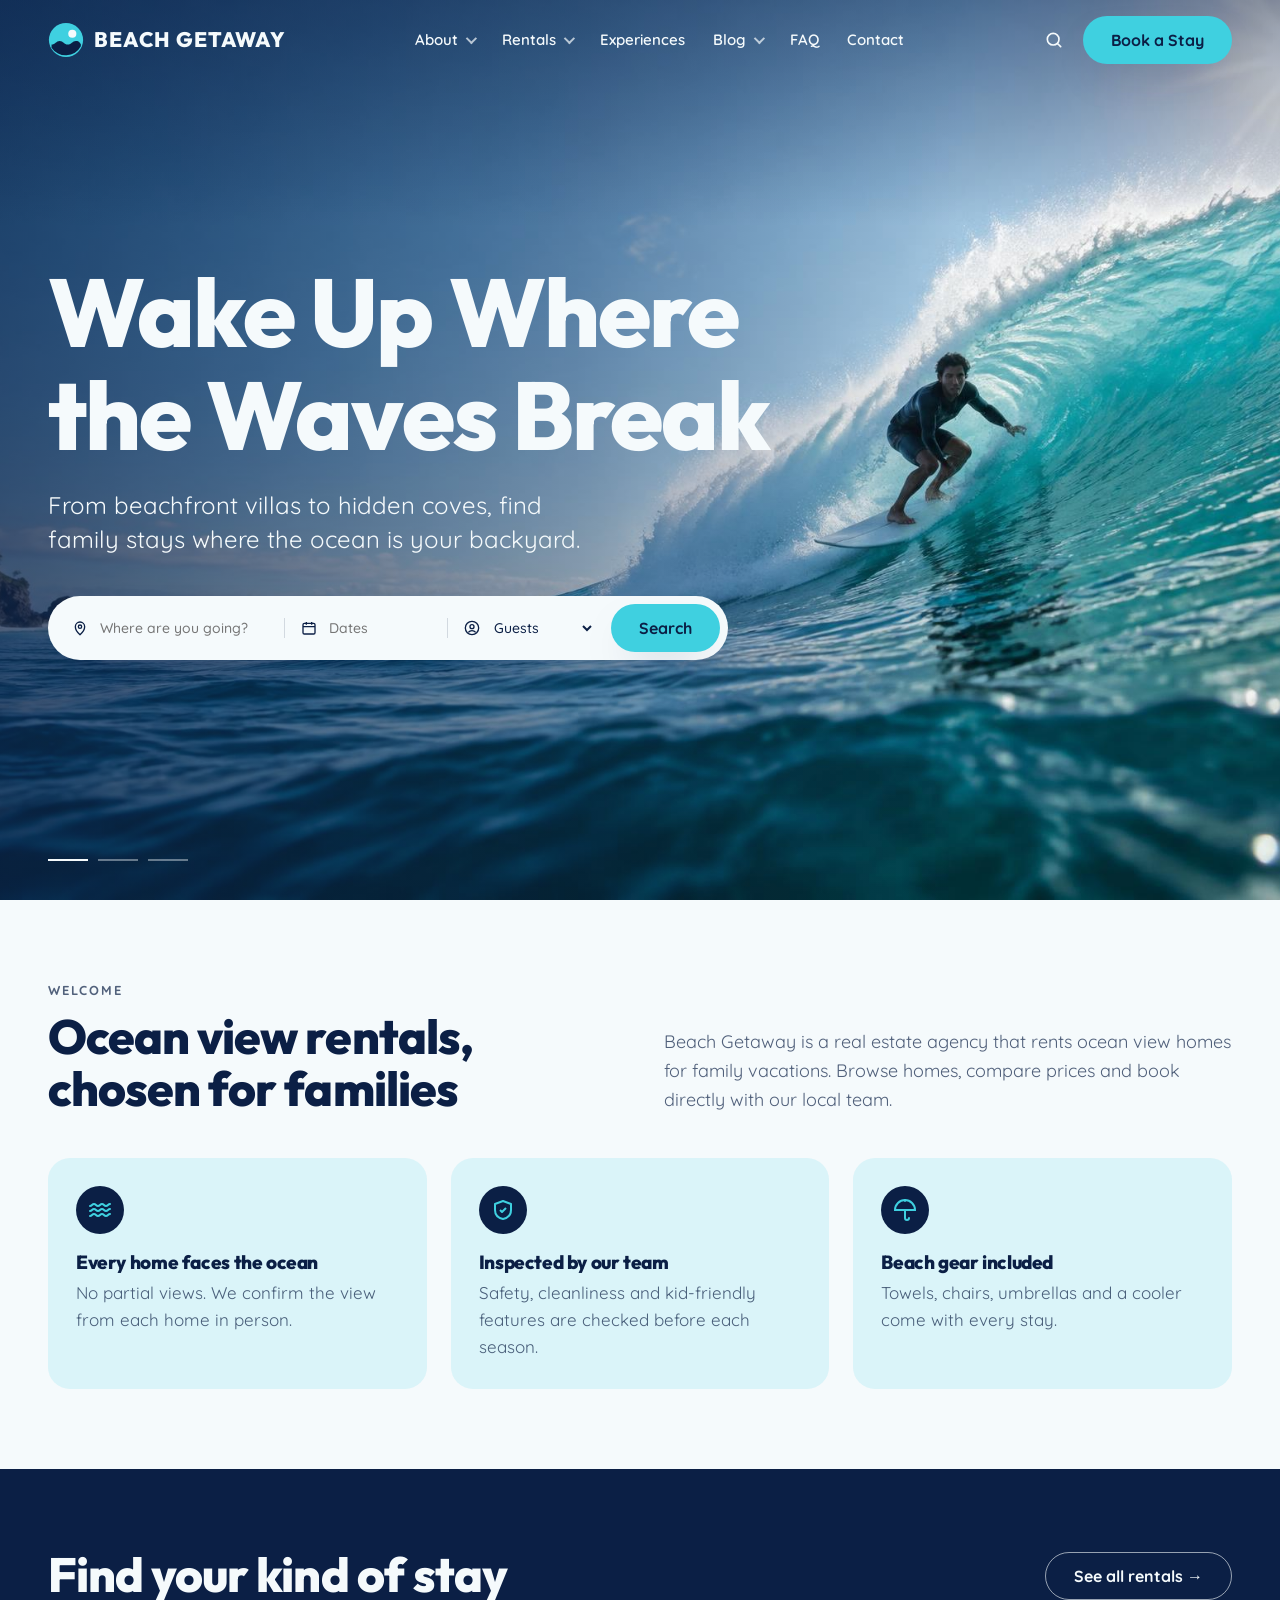
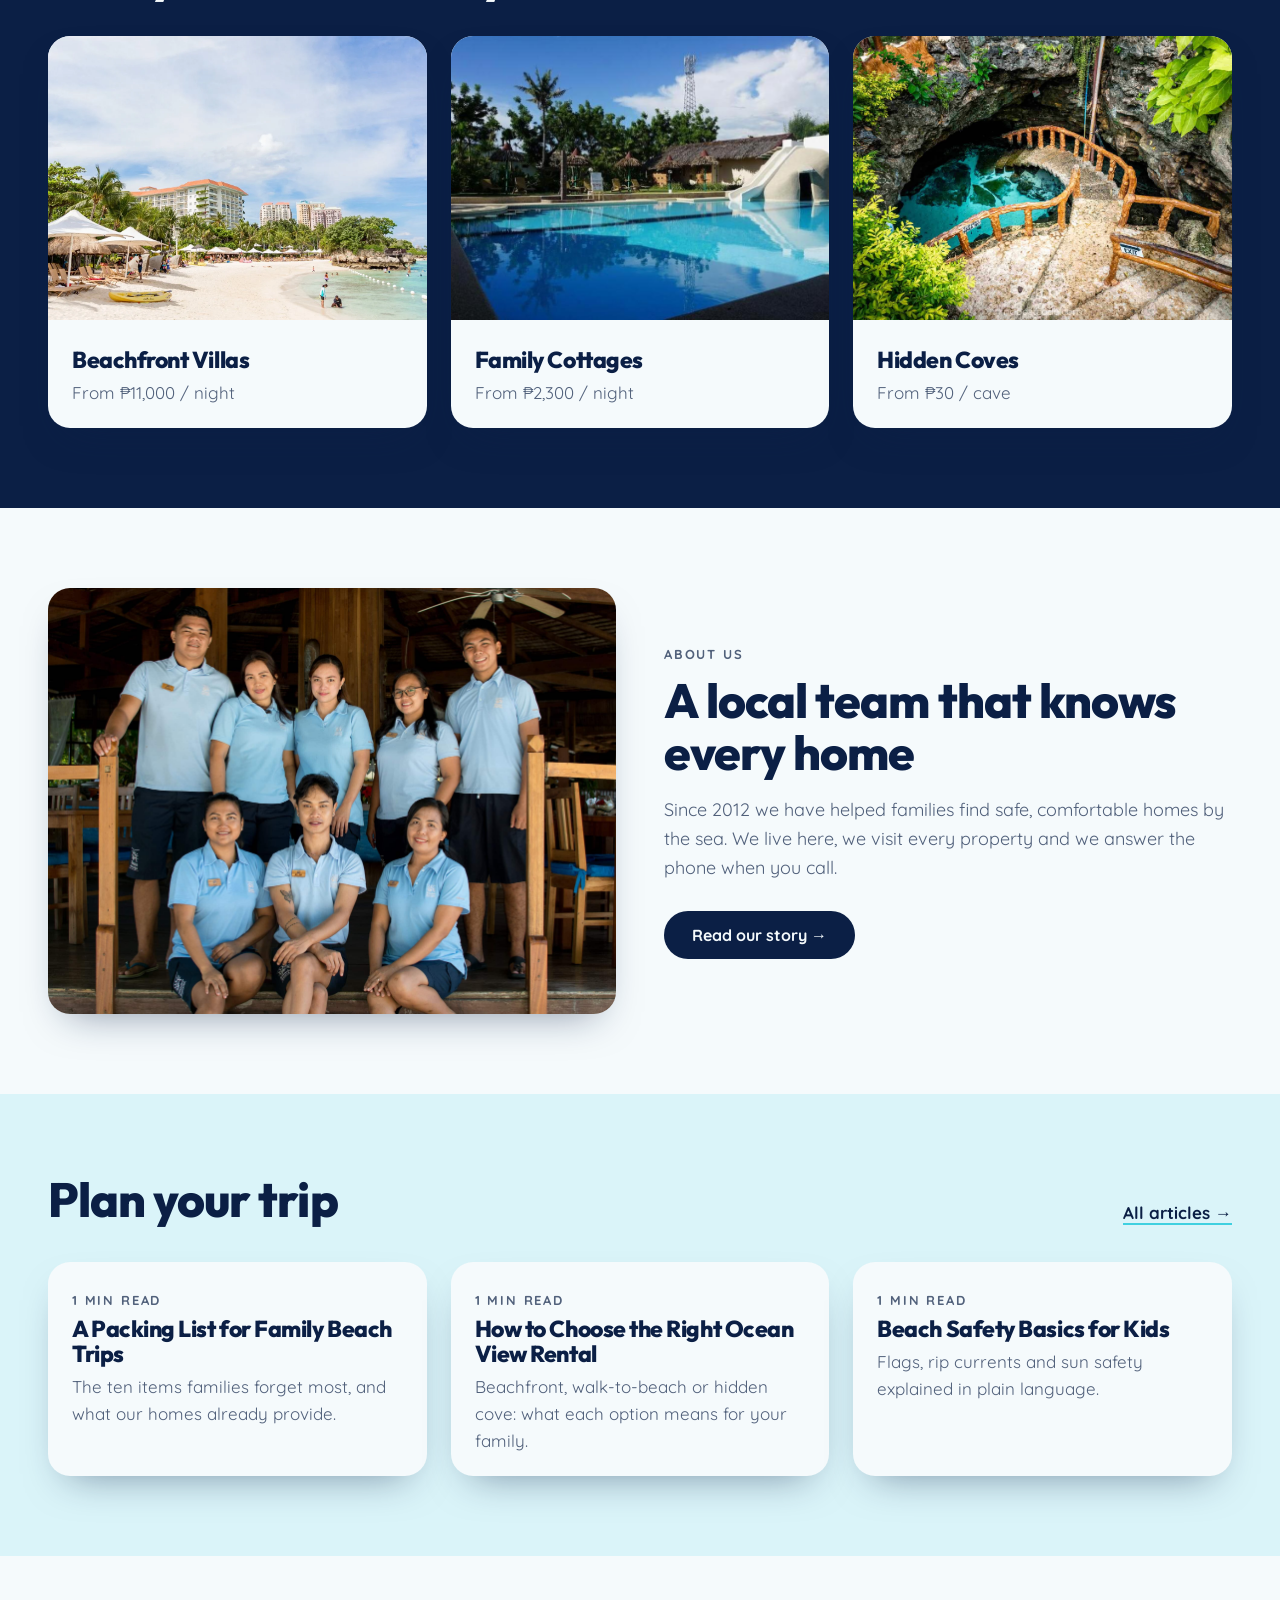
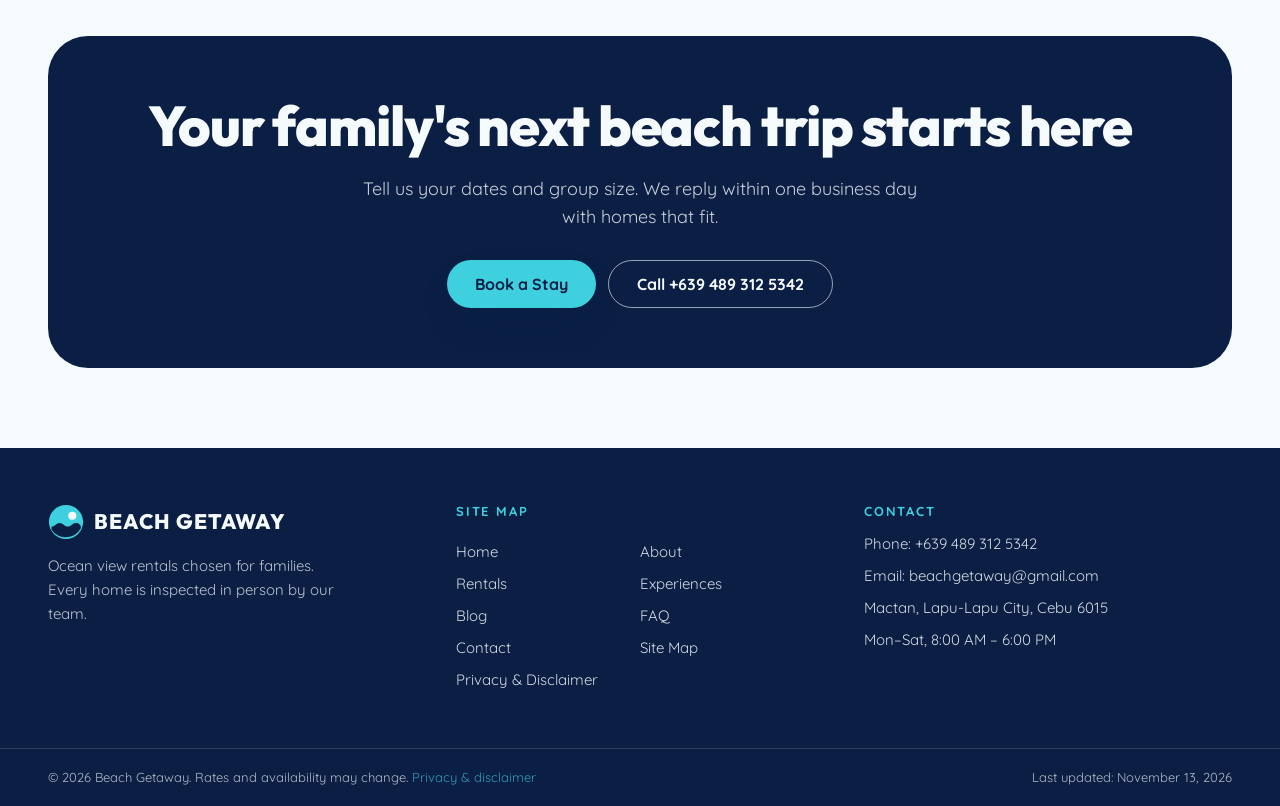
<file: index.html>
<!DOCTYPE html>
<html lang="en">
<head>
<meta charset="utf-8">
<meta name="viewport" content="width=device-width, initial-scale=1">
<title>Beach Getaway — Ocean View Rentals for Family Vacations</title>
<meta name="description" content="Find beachfront villas, family cottages and hidden cove homes, all with an ocean view.">
<link rel="preconnect" href="https://fonts.googleapis.com">
<link rel="preconnect" href="https://fonts.gstatic.com" crossorigin>
<link rel="stylesheet" href="https://fonts.googleapis.com/css2?family=Outfit:wght@700;800&family=Quicksand:wght@400;500;600;700&display=swap">
<link rel="stylesheet" href="styles.css">
</head>
<body>
<section class="hero">
  <img src="images/hero-surf.jpg" alt="A surfer riding a turquoise wave near the shore">
  <header class="site-header overlay">
  <div class="container header-inner">
    <a href="index.html" class="logo" aria-label="Beach Getaway home"><svg viewBox="0 0 40 40" aria-hidden="true"><circle cx="20" cy="20" r="19" fill="#3fd0e0"/><circle cx="27" cy="13" r="4.5" fill="#f5fafc"/><path d="M4 25c4 0 5-4 9-4s5 4 9 4 5-4 9-4 4.5 2.4 5.5 3.4V27a19 19 0 0 1-32.6 1.5Z" fill="#0b1f45"/></svg>Beach Getaway</a>
    <nav class="main-nav" aria-label="Main">
      <ul>
        <li class="has-menu"><a class="top" href="about.html">About</a>
          <ul class="dropdown"><li><a href="about.html">Our story</a></li><li><a href="sitemap.html">Site map</a></li><li><a href="privacy.html">Privacy &amp; disclaimer</a></li></ul></li>
        <li class="has-menu"><a class="top" href="rentals.html">Rentals</a>
          <ul class="dropdown"><li><a href="rentals.html">All rentals</a></li><li><a href="rentals.html?type=villa">Beachfront Villas</a></li><li><a href="rentals.html?type=cottage">Family Cottages</a></li><li><a href="rentals.html?type=cove">Hidden Coves</a></li></ul></li>
        <li><a class="top" href="experiences.html">Experiences</a></li>
        <li class="has-menu"><a class="top" href="blog.html">Blog</a><ul class="dropdown"><li><a href="article-packing.html">A Packing List for Family Beach Trips</a></li><li><a href="article-choosing.html">How to Choose the Right Ocean View Rental</a></li><li><a href="article-safety.html">Beach Safety Basics for Kids</a></li></ul></li>
        <li><a class="top" href="faq.html">FAQ</a></li><li><a class="top" href="contact.html">Contact</a></li>
      </ul>
    </nav>
    <div class="header-actions">
      <a class="icon-btn" href="search.html" aria-label="Search the site"><svg viewBox="0 0 24 24" fill="none" stroke="currentColor" stroke-width="2" stroke-linecap="round"><circle cx="11" cy="11" r="7"/><path d="m20 20-3.5-3.5"/></svg></a>
      <a class="btn btn-aqua" href="contact.html">Book a Stay</a>
      <button class="icon-btn menu-toggle" aria-label="Open menu" aria-expanded="false"><svg viewBox="0 0 24 24" fill="none" stroke="currentColor" stroke-width="2" stroke-linecap="round"><path d="M4 6h16M4 12h16M4 18h16"/></svg></button>
    </div>
  </div>
  <nav class="mobile-nav" aria-label="Mobile">
    <a href="index.html">Home</a><a href="about.html">About</a><a href="rentals.html">Rentals</a>
    <a class="sub" href="rentals.html?type=villa">Beachfront Villas</a><a class="sub" href="rentals.html?type=cottage">Family Cottages</a><a class="sub" href="rentals.html?type=cove">Hidden Coves</a>
    <a href="experiences.html">Experiences</a><a href="blog.html">Blog</a><a href="faq.html">FAQ</a><a href="contact.html">Contact</a><a href="sitemap.html">Site Map</a><a href="search.html">Search</a>
  </nav>
</header>
  <div class="container">
    <h1>Wake Up Where the Waves Break</h1>
    <p class="lead">From beachfront villas to hidden coves, find family stays where the ocean is your backyard.</p>
    <form id="hero-search" class="hero-search" role="search" aria-label="Find a rental">
      <label><svg viewBox="0 0 24 24" fill="none" stroke="currentColor" stroke-width="2"><path d="M12 22s7-6.2 7-12a7 7 0 1 0-14 0c0 5.8 7 12 7 12Z"/><circle cx="12" cy="10" r="2.5"/></svg><span class="sr-only">Where are you going?</span><input id="hero-q" placeholder="Where are you going?"></label>
      <label><svg viewBox="0 0 24 24" fill="none" stroke="currentColor" stroke-width="2"><rect x="3" y="5" width="18" height="16" rx="2"/><path d="M3 10h18M8 3v4M16 3v4"/></svg><span class="sr-only">Dates</span><input id="hero-dates" type="text" placeholder="Dates"></label>
      <label><svg viewBox="0 0 24 24" fill="none" stroke="currentColor" stroke-width="2"><circle cx="12" cy="12" r="10"/><circle cx="12" cy="10" r="3"/><path d="M6.5 18.5a7 7 0 0 1 11 0"/></svg><span class="sr-only">Guests</span><select id="hero-guests"><option value="">Guests</option><option value="2">2+ guests</option><option value="4">4+ guests</option><option value="6">6+ guests</option><option value="8">8+ guests</option><option value="10">10+ guests</option></select></label>
      <button class="btn btn-aqua" type="submit">Search</button>
    </form>
  </div>
  <div class="slides"><div class="container"><span></span><span></span><span></span></div></div>
</section>
<main>
  <section class="block"><div class="container">
    <div class="grid grid-2" style="align-items:end">
      <div><p class="eyebrow">Welcome</p><h2 class="h2" style="margin-top:10px">Ocean view rentals, chosen for families</h2></div>
      <p class="muted prose" style="font-size:18px">Beach Getaway is a real estate agency that rents ocean view homes for family vacations. Browse homes, compare prices and book directly with our local team.</p>
    </div>
    <div class="grid grid-3" style="margin-top:44px">
      <div class="feature"><span class="icon"><svg viewBox="0 0 24 24" fill="none" stroke="currentColor" stroke-width="2" stroke-linecap="round"><path d="M2 8c2 0 2-2 4-2s2 2 4 2 2-2 4-2 2 2 4 2 2-2 4-2M2 13c2 0 2-2 4-2s2 2 4 2 2-2 4-2 2 2 4 2 2-2 4-2M2 18c2 0 2-2 4-2s2 2 4 2 2-2 4-2 2 2 4 2 2-2 4-2"/></svg></span><h3>Every home faces the ocean</h3><p class="muted">No partial views. We confirm the view from each home in person.</p></div>
      <div class="feature"><span class="icon"><svg viewBox="0 0 24 24" fill="none" stroke="currentColor" stroke-width="2" stroke-linejoin="round"><path d="M12 3 4 6v6c0 5 3.5 8 8 9 4.5-1 8-4 8-9V6Z"/><path d="m9 12 2 2 4-4"/></svg></span><h3>Inspected by our team</h3><p class="muted">Safety, cleanliness and kid-friendly features are checked before each season.</p></div>
      <div class="feature"><span class="icon"><svg viewBox="0 0 24 24" fill="none" stroke="currentColor" stroke-width="2" stroke-linecap="round"><path d="M22 12a10 10 0 0 0-20 0Z"/><path d="M12 12v8a2 2 0 0 0 4 0M12 2v1"/></svg></span><h3>Beach gear included</h3><p class="muted">Towels, chairs, umbrellas and a cooler come with every stay.</p></div>
    </div>
  </div></section>
  <section class="block dark"><div class="container">
    <div class="section-head"><h2>Find your kind of stay</h2><a class="btn btn-outline" href="rentals.html">See all rentals →</a></div>
    <div class="grid grid-3">
      <a class="card" href="rentals.html?type=villa"><img src="images/shangrila.jpg" alt="Beachfront villa" loading="lazy"><div class="body"><h3>Beachfront Villas</h3><p class="muted">From ₱11,000 / night</p></div></a>
      <a class="card" href="rentals.html?type=cottage"><img src="images/marcosas.jpg" alt="Family on the beach" loading="lazy"><div class="body"><h3>Family Cottages</h3><p class="muted">From ₱2,300 / night</p></div></a>
      <a class="card" href="rentals.html?type=cove"><img src="images/Ogtong-Cave-Bantayan-Island-9.jpg" alt="Hidden cove" loading="lazy"><div class="body"><h3>Hidden Coves</h3><p class="muted">From ₱30 / cave</p></div></a>
    </div>
  </div></section>
  <section class="block"><div class="container grid grid-2">
    <img class="photo" src="images/staff.jpg" alt="A family walking along the shoreline" loading="lazy">
    <div><p class="eyebrow">About us</p><h2 class="h2" style="margin-top:10px">A local team that knows every home</h2>
      <p class="muted prose" style="margin-top:18px;font-size:18px">Since 2012 we have helped families find safe, comfortable homes by the sea. We live here, we visit every property and we answer the phone when you call.</p>
      <a class="btn btn-navy" style="margin-top:28px" href="about.html">Read our story →</a></div>
  </div></section>
  <section class="block tint"><div class="container">
    <div class="section-head"><h2>Plan your trip</h2><a class="text-link" href="blog.html">All articles →</a></div>
    <div class="grid grid-3"><a class="card" href="article-packing.html"><div class="body"><p class="eyebrow">1 min read</p><h3>A Packing List for Family Beach Trips</h3><p class="muted">The ten items families forget most, and what our homes already provide.</p></div></a><a class="card" href="article-choosing.html"><div class="body"><p class="eyebrow">1 min read</p><h3>How to Choose the Right Ocean View Rental</h3><p class="muted">Beachfront, walk-to-beach or hidden cove: what each option means for your family.</p></div></a><a class="card" href="article-safety.html"><div class="body"><p class="eyebrow">1 min read</p><h3>Beach Safety Basics for Kids</h3><p class="muted">Flags, rip currents and sun safety explained in plain language.</p></div></a></div>
  </div></section>
  <section class="block"><div class="container"><div class="cta-band">
    <h2>Your family's next beach trip starts here</h2>
    <p>Tell us your dates and group size. We reply within one business day with homes that fit.</p>
    <div class="actions"><a class="btn btn-aqua" href="contact.html">Book a Stay</a><a class="btn btn-outline" href="tel:5550123456">Call +639 489 312 5342</a></div>
  </div></div></section>
</main>
<footer class="site-footer">
  <div class="container footer-grid">
    <div><a href="index.html" class="logo" aria-label="Beach Getaway home"><svg viewBox="0 0 40 40" aria-hidden="true"><circle cx="20" cy="20" r="19" fill="#3fd0e0"/><circle cx="27" cy="13" r="4.5" fill="#f5fafc"/><path d="M4 25c4 0 5-4 9-4s5 4 9 4 5-4 9-4 4.5 2.4 5.5 3.4V27a19 19 0 0 1-32.6 1.5Z" fill="#0b1f45"/></svg>Beach Getaway</a><p style="margin-top:14px;max-width:300px;opacity:.75;font-size:15px">Ocean view rentals chosen for families. Every home is inspected in person by our team.</p></div>
    <div><h2>Site map</h2><ul class="links"><li><a href="index.html">Home</a></li><li><a href="about.html">About</a></li><li><a href="rentals.html">Rentals</a></li><li><a href="experiences.html">Experiences</a></li><li><a href="blog.html">Blog</a></li><li><a href="faq.html">FAQ</a></li><li><a href="contact.html">Contact</a></li><li><a href="sitemap.html">Site Map</a></li><li><a href="privacy.html">Privacy &amp; Disclaimer</a></li></ul></div>
    <div><h2>Contact</h2><ul>
      <li>Phone: <a href="tel:5550123456">+639 489 312 5342</a></li>
      <li>Email: <a href="mailto:hello@beachgetaway.com">beachgetaway@gmail.com</a></li>
      <li>Mactan, Lapu-Lapu City, Cebu 6015</li>
      <li>Mon–Sat, 8:00 AM – 6:00 PM</li></ul></div>
  </div>
  <div class="footer-bottom"><div class="container">
    <p>© 2026 Beach Getaway. Rates and availability may change. <a href="privacy.html">Privacy &amp; disclaimer</a></p>
    <p>Last updated: November 13, 2026</p>
  </div></div>
</footer>
<script src="script.js"></script>
</body>
</html>
</file>
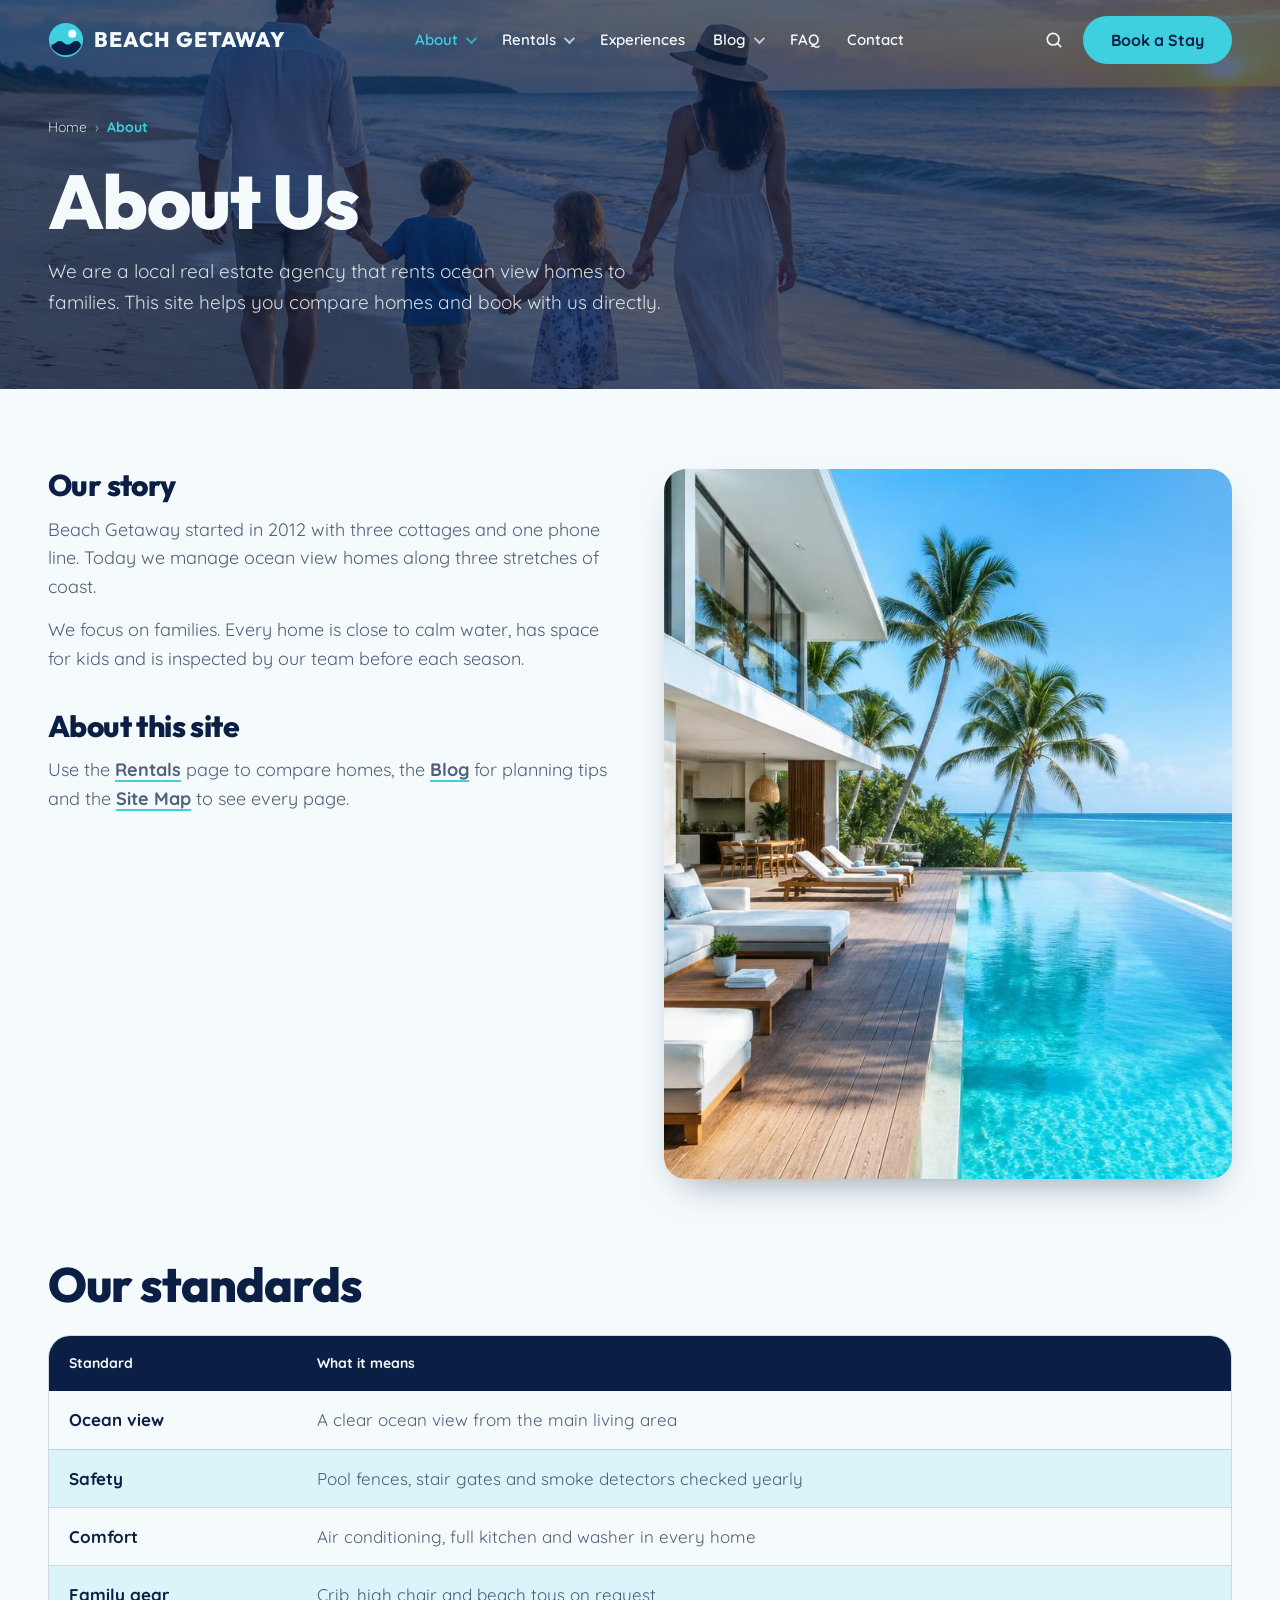
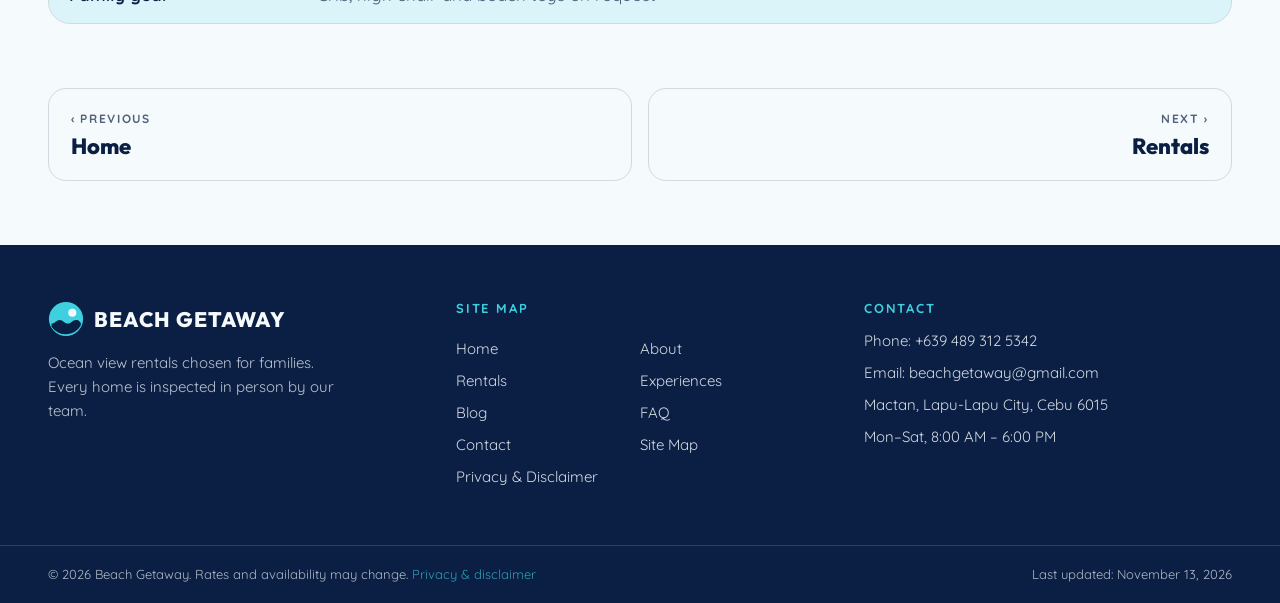
<file: about.html>
<!DOCTYPE html>
<html lang="en">
<head>
<meta charset="utf-8">
<meta name="viewport" content="width=device-width, initial-scale=1">
<title>About Beach Getaway — Our Story and Standards</title>
<meta name="description" content="Learn who runs Beach Getaway and how we choose safe, ocean view family rentals.">
<link rel="preconnect" href="https://fonts.googleapis.com">
<link rel="preconnect" href="https://fonts.gstatic.com" crossorigin>
<link rel="stylesheet" href="https://fonts.googleapis.com/css2?family=Outfit:wght@700;800&family=Quicksand:wght@400;500;600;700&display=swap">
<link rel="stylesheet" href="styles.css">
</head>
<body>
<div class="banner"><img src="images/family-beach.jpg" alt="">
<header class="site-header">
  <div class="container header-inner">
    <a href="index.html" class="logo" aria-label="Beach Getaway home"><svg viewBox="0 0 40 40" aria-hidden="true"><circle cx="20" cy="20" r="19" fill="#3fd0e0"/><circle cx="27" cy="13" r="4.5" fill="#f5fafc"/><path d="M4 25c4 0 5-4 9-4s5 4 9 4 5-4 9-4 4.5 2.4 5.5 3.4V27a19 19 0 0 1-32.6 1.5Z" fill="#0b1f45"/></svg>Beach Getaway</a>
    <nav class="main-nav" aria-label="Main">
      <ul>
        <li class="has-menu"><a class="top active" href="about.html">About</a>
          <ul class="dropdown"><li><a href="about.html">Our story</a></li><li><a href="sitemap.html">Site map</a></li><li><a href="privacy.html">Privacy &amp; disclaimer</a></li></ul></li>
        <li class="has-menu"><a class="top" href="rentals.html">Rentals</a>
          <ul class="dropdown"><li><a href="rentals.html">All rentals</a></li><li><a href="rentals.html?type=villa">Beachfront Villas</a></li><li><a href="rentals.html?type=cottage">Family Cottages</a></li><li><a href="rentals.html?type=cove">Hidden Coves</a></li></ul></li>
        <li><a class="top" href="experiences.html">Experiences</a></li>
        <li class="has-menu"><a class="top" href="blog.html">Blog</a><ul class="dropdown"><li><a href="article-packing.html">A Packing List for Family Beach Trips</a></li><li><a href="article-choosing.html">How to Choose the Right Ocean View Rental</a></li><li><a href="article-safety.html">Beach Safety Basics for Kids</a></li></ul></li>
        <li><a class="top" href="faq.html">FAQ</a></li><li><a class="top" href="contact.html">Contact</a></li>
      </ul>
    </nav>
    <div class="header-actions">
      <a class="icon-btn" href="search.html" aria-label="Search the site"><svg viewBox="0 0 24 24" fill="none" stroke="currentColor" stroke-width="2" stroke-linecap="round"><circle cx="11" cy="11" r="7"/><path d="m20 20-3.5-3.5"/></svg></a>
      <a class="btn btn-aqua" href="contact.html">Book a Stay</a>
      <button class="icon-btn menu-toggle" aria-label="Open menu" aria-expanded="false"><svg viewBox="0 0 24 24" fill="none" stroke="currentColor" stroke-width="2" stroke-linecap="round"><path d="M4 6h16M4 12h16M4 18h16"/></svg></button>
    </div>
  </div>
  <nav class="mobile-nav" aria-label="Mobile">
    <a href="index.html">Home</a><a href="about.html">About</a><a href="rentals.html">Rentals</a>
    <a class="sub" href="rentals.html?type=villa">Beachfront Villas</a><a class="sub" href="rentals.html?type=cottage">Family Cottages</a><a class="sub" href="rentals.html?type=cove">Hidden Coves</a>
    <a href="experiences.html">Experiences</a><a href="blog.html">Blog</a><a href="faq.html">FAQ</a><a href="contact.html">Contact</a><a href="sitemap.html">Site Map</a><a href="search.html">Search</a>
  </nav>
</header>
  <div class="container inner" style="padding-left:28px">
    <nav class="breadcrumb" aria-label="Breadcrumb"><ol><li><a href="index.html">Home</a></li><li><span aria-current="page">About</span></li></ol></nav>
    <h1>About Us</h1>
    <p class="lead">We are a local real estate agency that rents ocean view homes to families. This site helps you compare homes and book with us directly.</p>
  </div>
</div>
<main>
<section class="block"><div class="container grid grid-2" style="align-items:start">
  <div class="prose muted" style="font-size:18px">
    <h2 style="margin-top:0;color:var(--navy)">Our story</h2>
    <p>Beach Getaway started in 2012 with three cottages and one phone line. Today we manage ocean view homes along three stretches of coast.</p>
    <p>We focus on families. Every home is close to calm water, has space for kids and is inspected by our team before each season.</p>
    <h2 style="color:var(--navy)">About this site</h2>
    <p>Use the <a class="text-link" href="rentals.html">Rentals</a> page to compare homes, the <a class="text-link" href="blog.html">Blog</a> for planning tips and the <a class="text-link" href="sitemap.html">Site Map</a> to see every page.</p>
  </div>
  <img class="photo" style="aspect-ratio:4/5" src="images/villa.jpg" alt="One of our beachfront villas" loading="lazy">
</div></section>
<section class="container" style="padding-bottom:64px"><h2 class="h2">Our standards</h2>
  <div class="table-wrap" style="margin-top:24px"><table><thead><tr><th>Standard</th><th>What it means</th></tr></thead><tbody>
  <tr><td><strong>Ocean view</strong></td><td class='muted'>A clear ocean view from the main living area</td></tr><tr><td><strong>Safety</strong></td><td class='muted'>Pool fences, stair gates and smoke detectors checked yearly</td></tr><tr><td><strong>Comfort</strong></td><td class='muted'>Air conditioning, full kitchen and washer in every home</td></tr><tr><td><strong>Family gear</strong></td><td class='muted'>Crib, high chair and beach toys on request</td></tr></tbody></table></div></section>
</main>
<nav class="container prev-next" aria-label="Previous and next page"><a href="index.html"><small>‹ Previous</small><strong>Home</strong></a><a class="next" href="rentals.html"><small>Next ›</small><strong>Rentals</strong></a></nav>
<footer class="site-footer">
  <div class="container footer-grid">
    <div><a href="index.html" class="logo" aria-label="Beach Getaway home"><svg viewBox="0 0 40 40" aria-hidden="true"><circle cx="20" cy="20" r="19" fill="#3fd0e0"/><circle cx="27" cy="13" r="4.5" fill="#f5fafc"/><path d="M4 25c4 0 5-4 9-4s5 4 9 4 5-4 9-4 4.5 2.4 5.5 3.4V27a19 19 0 0 1-32.6 1.5Z" fill="#0b1f45"/></svg>Beach Getaway</a><p style="margin-top:14px;max-width:300px;opacity:.75;font-size:15px">Ocean view rentals chosen for families. Every home is inspected in person by our team.</p></div>
    <div><h2>Site map</h2><ul class="links"><li><a href="index.html">Home</a></li><li><a href="about.html">About</a></li><li><a href="rentals.html">Rentals</a></li><li><a href="experiences.html">Experiences</a></li><li><a href="blog.html">Blog</a></li><li><a href="faq.html">FAQ</a></li><li><a href="contact.html">Contact</a></li><li><a href="sitemap.html">Site Map</a></li><li><a href="privacy.html">Privacy &amp; Disclaimer</a></li></ul></div>
    <div><h2>Contact</h2><ul>
      <li>Phone: <a href="tel:5550123456">+639 489 312 5342</a></li>
      <li>Email: <a href="mailto:hello@beachgetaway.com">beachgetaway@gmail.com</a></li>
      <li>Mactan, Lapu-Lapu City, Cebu 6015</li>
      <li>Mon–Sat, 8:00 AM – 6:00 PM</li></ul></div>
  </div>
  <div class="footer-bottom"><div class="container">
    <p>© 2026 Beach Getaway. Rates and availability may change. <a href="privacy.html">Privacy &amp; disclaimer</a></p>
    <p>Last updated: November 13, 2026</p>
  </div></div>
</footer>
<script src="script.js"></script>
</body>
</html>
</file>
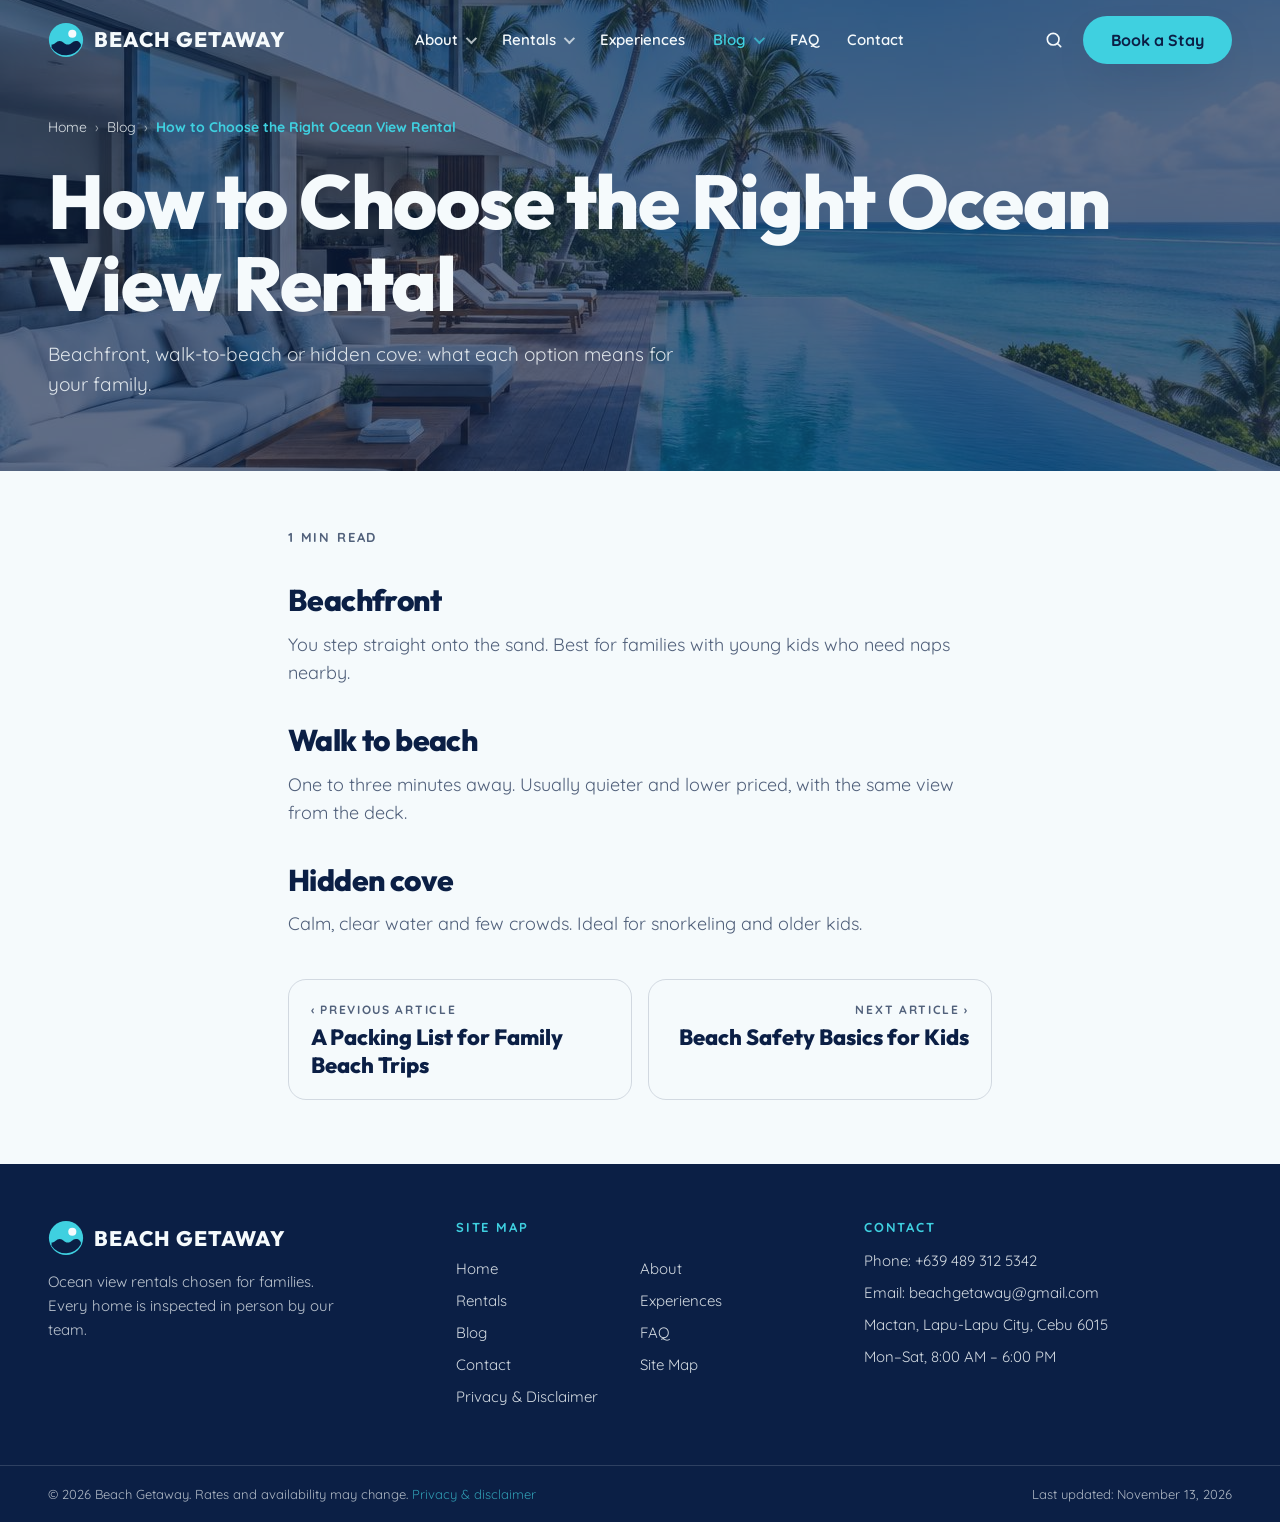
<file: article-choosing.html>
<!DOCTYPE html>
<html lang="en">
<head>
<meta charset="utf-8">
<meta name="viewport" content="width=device-width, initial-scale=1">
<title>How to Choose the Right Ocean View Rental | Beach Getaway Blog</title>
<meta name="description" content="Beachfront, walk-to-beach or hidden cove: what each option means for your family.">
<link rel="preconnect" href="https://fonts.googleapis.com">
<link rel="preconnect" href="https://fonts.gstatic.com" crossorigin>
<link rel="stylesheet" href="https://fonts.googleapis.com/css2?family=Outfit:wght@700;800&family=Quicksand:wght@400;500;600;700&display=swap">
<link rel="stylesheet" href="styles.css">
</head>
<body>
<div class="banner"><img src="images/villa.jpg" alt="">
<header class="site-header">
  <div class="container header-inner">
    <a href="index.html" class="logo" aria-label="Beach Getaway home"><svg viewBox="0 0 40 40" aria-hidden="true"><circle cx="20" cy="20" r="19" fill="#3fd0e0"/><circle cx="27" cy="13" r="4.5" fill="#f5fafc"/><path d="M4 25c4 0 5-4 9-4s5 4 9 4 5-4 9-4 4.5 2.4 5.5 3.4V27a19 19 0 0 1-32.6 1.5Z" fill="#0b1f45"/></svg>Beach Getaway</a>
    <nav class="main-nav" aria-label="Main">
      <ul>
        <li class="has-menu"><a class="top" href="about.html">About</a>
          <ul class="dropdown"><li><a href="about.html">Our story</a></li><li><a href="sitemap.html">Site map</a></li><li><a href="privacy.html">Privacy &amp; disclaimer</a></li></ul></li>
        <li class="has-menu"><a class="top" href="rentals.html">Rentals</a>
          <ul class="dropdown"><li><a href="rentals.html">All rentals</a></li><li><a href="rentals.html?type=villa">Beachfront Villas</a></li><li><a href="rentals.html?type=cottage">Family Cottages</a></li><li><a href="rentals.html?type=cove">Hidden Coves</a></li></ul></li>
        <li><a class="top" href="experiences.html">Experiences</a></li>
        <li class="has-menu"><a class="top active" href="blog.html">Blog</a><ul class="dropdown"><li><a href="article-packing.html">A Packing List for Family Beach Trips</a></li><li><a href="article-choosing.html">How to Choose the Right Ocean View Rental</a></li><li><a href="article-safety.html">Beach Safety Basics for Kids</a></li></ul></li>
        <li><a class="top" href="faq.html">FAQ</a></li><li><a class="top" href="contact.html">Contact</a></li>
      </ul>
    </nav>
    <div class="header-actions">
      <a class="icon-btn" href="search.html" aria-label="Search the site"><svg viewBox="0 0 24 24" fill="none" stroke="currentColor" stroke-width="2" stroke-linecap="round"><circle cx="11" cy="11" r="7"/><path d="m20 20-3.5-3.5"/></svg></a>
      <a class="btn btn-aqua" href="contact.html">Book a Stay</a>
      <button class="icon-btn menu-toggle" aria-label="Open menu" aria-expanded="false"><svg viewBox="0 0 24 24" fill="none" stroke="currentColor" stroke-width="2" stroke-linecap="round"><path d="M4 6h16M4 12h16M4 18h16"/></svg></button>
    </div>
  </div>
  <nav class="mobile-nav" aria-label="Mobile">
    <a href="index.html">Home</a><a href="about.html">About</a><a href="rentals.html">Rentals</a>
    <a class="sub" href="rentals.html?type=villa">Beachfront Villas</a><a class="sub" href="rentals.html?type=cottage">Family Cottages</a><a class="sub" href="rentals.html?type=cove">Hidden Coves</a>
    <a href="experiences.html">Experiences</a><a href="blog.html">Blog</a><a href="faq.html">FAQ</a><a href="contact.html">Contact</a><a href="sitemap.html">Site Map</a><a href="search.html">Search</a>
  </nav>
</header>
  <div class="container inner" style="padding-left:28px">
    <nav class="breadcrumb" aria-label="Breadcrumb"><ol><li><a href="index.html">Home</a></li><li><a href="blog.html">Blog</a></li><li><span aria-current="page">How to Choose the Right Ocean View Rental</span></li></ol></nav>
    <h1>How to Choose the Right Ocean View Rental</h1>
    <p class="lead">Beachfront, walk-to-beach or hidden cove: what each option means for your family.</p>
  </div>
</div>
<main>
<article class="container prose" style="padding-top:56px;padding-bottom:40px;max-width:760px"><p class="eyebrow">1 min read</p><h2>Beachfront</h2><p class='muted' style='font-size:18px'>You step straight onto the sand. Best for families with young kids who need naps nearby.</p><h2>Walk to beach</h2><p class='muted' style='font-size:18px'>One to three minutes away. Usually quieter and lower priced, with the same view from the deck.</p><h2>Hidden cove</h2><p class='muted' style='font-size:18px'>Calm, clear water and few crowds. Ideal for snorkeling and older kids.</p></article>
<nav class="container prev-next" style="max-width:760px" aria-label="Previous and next article"><a href="article-packing.html"><small>‹ Previous article</small><strong>A Packing List for Family Beach Trips</strong></a><a class="next" href="article-safety.html"><small>Next article ›</small><strong>Beach Safety Basics for Kids</strong></a></nav>
</main>

<footer class="site-footer">
  <div class="container footer-grid">
    <div><a href="index.html" class="logo" aria-label="Beach Getaway home"><svg viewBox="0 0 40 40" aria-hidden="true"><circle cx="20" cy="20" r="19" fill="#3fd0e0"/><circle cx="27" cy="13" r="4.5" fill="#f5fafc"/><path d="M4 25c4 0 5-4 9-4s5 4 9 4 5-4 9-4 4.5 2.4 5.5 3.4V27a19 19 0 0 1-32.6 1.5Z" fill="#0b1f45"/></svg>Beach Getaway</a><p style="margin-top:14px;max-width:300px;opacity:.75;font-size:15px">Ocean view rentals chosen for families. Every home is inspected in person by our team.</p></div>
    <div><h2>Site map</h2><ul class="links"><li><a href="index.html">Home</a></li><li><a href="about.html">About</a></li><li><a href="rentals.html">Rentals</a></li><li><a href="experiences.html">Experiences</a></li><li><a href="blog.html">Blog</a></li><li><a href="faq.html">FAQ</a></li><li><a href="contact.html">Contact</a></li><li><a href="sitemap.html">Site Map</a></li><li><a href="privacy.html">Privacy &amp; Disclaimer</a></li></ul></div>
    <div><h2>Contact</h2><ul>
      <li>Phone: <a href="tel:5550123456">+639 489 312 5342</a></li>
      <li>Email: <a href="mailto:hello@beachgetaway.com">beachgetaway@gmail.com</a></li>
      <li>Mactan, Lapu-Lapu City, Cebu 6015</li>
      <li>Mon–Sat, 8:00 AM – 6:00 PM</li></ul></div>
  </div>
  <div class="footer-bottom"><div class="container">
    <p>© 2026 Beach Getaway. Rates and availability may change. <a href="privacy.html">Privacy &amp; disclaimer</a></p>
    <p>Last updated: November 13, 2026</p>
  </div></div>
</footer>
<script src="script.js"></script>
</body>
</html>
</file>
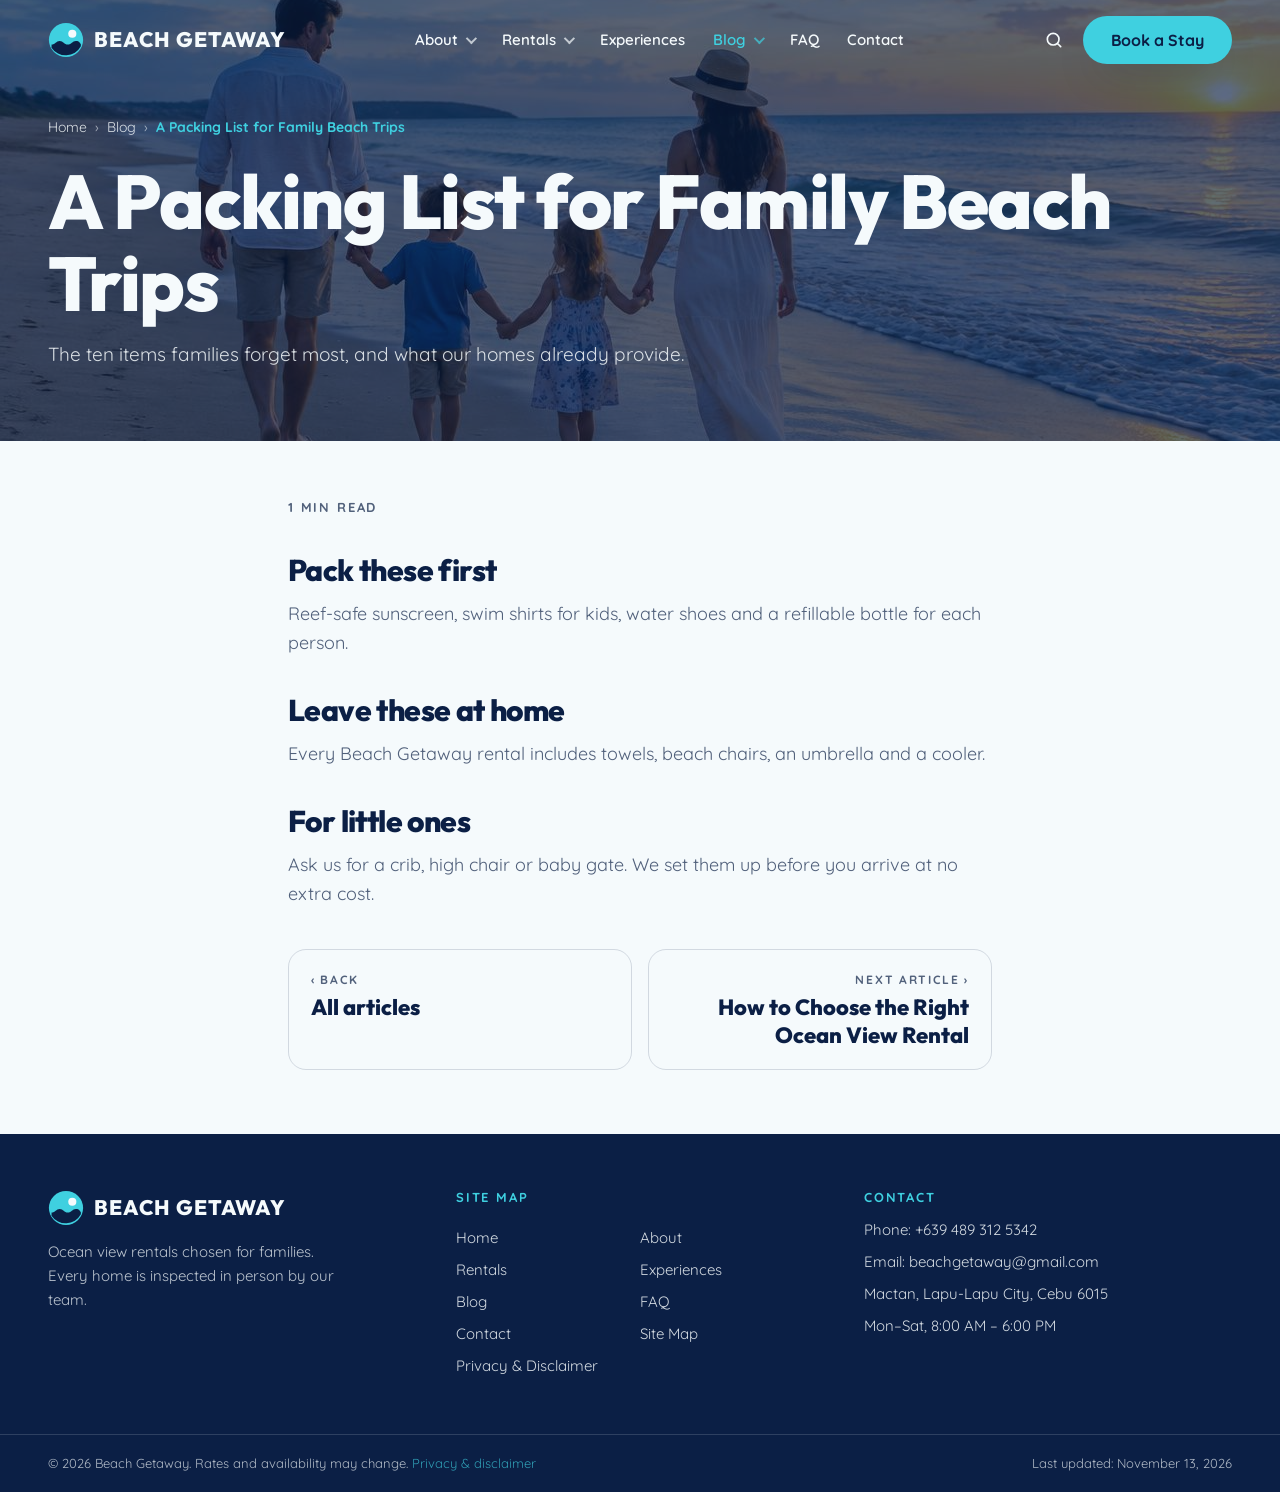
<file: article-packing.html>
<!DOCTYPE html>
<html lang="en">
<head>
<meta charset="utf-8">
<meta name="viewport" content="width=device-width, initial-scale=1">
<title>A Packing List for Family Beach Trips | Beach Getaway Blog</title>
<meta name="description" content="The ten items families forget most, and what our homes already provide.">
<link rel="preconnect" href="https://fonts.googleapis.com">
<link rel="preconnect" href="https://fonts.gstatic.com" crossorigin>
<link rel="stylesheet" href="https://fonts.googleapis.com/css2?family=Outfit:wght@700;800&family=Quicksand:wght@400;500;600;700&display=swap">
<link rel="stylesheet" href="styles.css">
</head>
<body>
<div class="banner"><img src="images/family-beach.jpg" alt="">
<header class="site-header">
  <div class="container header-inner">
    <a href="index.html" class="logo" aria-label="Beach Getaway home"><svg viewBox="0 0 40 40" aria-hidden="true"><circle cx="20" cy="20" r="19" fill="#3fd0e0"/><circle cx="27" cy="13" r="4.5" fill="#f5fafc"/><path d="M4 25c4 0 5-4 9-4s5 4 9 4 5-4 9-4 4.5 2.4 5.5 3.4V27a19 19 0 0 1-32.6 1.5Z" fill="#0b1f45"/></svg>Beach Getaway</a>
    <nav class="main-nav" aria-label="Main">
      <ul>
        <li class="has-menu"><a class="top" href="about.html">About</a>
          <ul class="dropdown"><li><a href="about.html">Our story</a></li><li><a href="sitemap.html">Site map</a></li><li><a href="privacy.html">Privacy &amp; disclaimer</a></li></ul></li>
        <li class="has-menu"><a class="top" href="rentals.html">Rentals</a>
          <ul class="dropdown"><li><a href="rentals.html">All rentals</a></li><li><a href="rentals.html?type=villa">Beachfront Villas</a></li><li><a href="rentals.html?type=cottage">Family Cottages</a></li><li><a href="rentals.html?type=cove">Hidden Coves</a></li></ul></li>
        <li><a class="top" href="experiences.html">Experiences</a></li>
        <li class="has-menu"><a class="top active" href="blog.html">Blog</a><ul class="dropdown"><li><a href="article-packing.html">A Packing List for Family Beach Trips</a></li><li><a href="article-choosing.html">How to Choose the Right Ocean View Rental</a></li><li><a href="article-safety.html">Beach Safety Basics for Kids</a></li></ul></li>
        <li><a class="top" href="faq.html">FAQ</a></li><li><a class="top" href="contact.html">Contact</a></li>
      </ul>
    </nav>
    <div class="header-actions">
      <a class="icon-btn" href="search.html" aria-label="Search the site"><svg viewBox="0 0 24 24" fill="none" stroke="currentColor" stroke-width="2" stroke-linecap="round"><circle cx="11" cy="11" r="7"/><path d="m20 20-3.5-3.5"/></svg></a>
      <a class="btn btn-aqua" href="contact.html">Book a Stay</a>
      <button class="icon-btn menu-toggle" aria-label="Open menu" aria-expanded="false"><svg viewBox="0 0 24 24" fill="none" stroke="currentColor" stroke-width="2" stroke-linecap="round"><path d="M4 6h16M4 12h16M4 18h16"/></svg></button>
    </div>
  </div>
  <nav class="mobile-nav" aria-label="Mobile">
    <a href="index.html">Home</a><a href="about.html">About</a><a href="rentals.html">Rentals</a>
    <a class="sub" href="rentals.html?type=villa">Beachfront Villas</a><a class="sub" href="rentals.html?type=cottage">Family Cottages</a><a class="sub" href="rentals.html?type=cove">Hidden Coves</a>
    <a href="experiences.html">Experiences</a><a href="blog.html">Blog</a><a href="faq.html">FAQ</a><a href="contact.html">Contact</a><a href="sitemap.html">Site Map</a><a href="search.html">Search</a>
  </nav>
</header>
  <div class="container inner" style="padding-left:28px">
    <nav class="breadcrumb" aria-label="Breadcrumb"><ol><li><a href="index.html">Home</a></li><li><a href="blog.html">Blog</a></li><li><span aria-current="page">A Packing List for Family Beach Trips</span></li></ol></nav>
    <h1>A Packing List for Family Beach Trips</h1>
    <p class="lead">The ten items families forget most, and what our homes already provide.</p>
  </div>
</div>
<main>
<article class="container prose" style="padding-top:56px;padding-bottom:40px;max-width:760px"><p class="eyebrow">1 min read</p><h2>Pack these first</h2><p class='muted' style='font-size:18px'>Reef-safe sunscreen, swim shirts for kids, water shoes and a refillable bottle for each person.</p><h2>Leave these at home</h2><p class='muted' style='font-size:18px'>Every Beach Getaway rental includes towels, beach chairs, an umbrella and a cooler.</p><h2>For little ones</h2><p class='muted' style='font-size:18px'>Ask us for a crib, high chair or baby gate. We set them up before you arrive at no extra cost.</p></article>
<nav class="container prev-next" style="max-width:760px" aria-label="Previous and next article"><a href="blog.html"><small>‹ Back</small><strong>All articles</strong></a><a class="next" href="article-choosing.html"><small>Next article ›</small><strong>How to Choose the Right Ocean View Rental</strong></a></nav>
</main>

<footer class="site-footer">
  <div class="container footer-grid">
    <div><a href="index.html" class="logo" aria-label="Beach Getaway home"><svg viewBox="0 0 40 40" aria-hidden="true"><circle cx="20" cy="20" r="19" fill="#3fd0e0"/><circle cx="27" cy="13" r="4.5" fill="#f5fafc"/><path d="M4 25c4 0 5-4 9-4s5 4 9 4 5-4 9-4 4.5 2.4 5.5 3.4V27a19 19 0 0 1-32.6 1.5Z" fill="#0b1f45"/></svg>Beach Getaway</a><p style="margin-top:14px;max-width:300px;opacity:.75;font-size:15px">Ocean view rentals chosen for families. Every home is inspected in person by our team.</p></div>
    <div><h2>Site map</h2><ul class="links"><li><a href="index.html">Home</a></li><li><a href="about.html">About</a></li><li><a href="rentals.html">Rentals</a></li><li><a href="experiences.html">Experiences</a></li><li><a href="blog.html">Blog</a></li><li><a href="faq.html">FAQ</a></li><li><a href="contact.html">Contact</a></li><li><a href="sitemap.html">Site Map</a></li><li><a href="privacy.html">Privacy &amp; Disclaimer</a></li></ul></div>
    <div><h2>Contact</h2><ul>
      <li>Phone: <a href="tel:5550123456">+639 489 312 5342</a></li>
      <li>Email: <a href="mailto:hello@beachgetaway.com">beachgetaway@gmail.com</a></li>
      <li>Mactan, Lapu-Lapu City, Cebu 6015</li>
      <li>Mon–Sat, 8:00 AM – 6:00 PM</li></ul></div>
  </div>
  <div class="footer-bottom"><div class="container">
    <p>© 2026 Beach Getaway. Rates and availability may change. <a href="privacy.html">Privacy &amp; disclaimer</a></p>
    <p>Last updated: November 13, 2026</p>
  </div></div>
</footer>
<script src="script.js"></script>
</body>
</html>
</file>
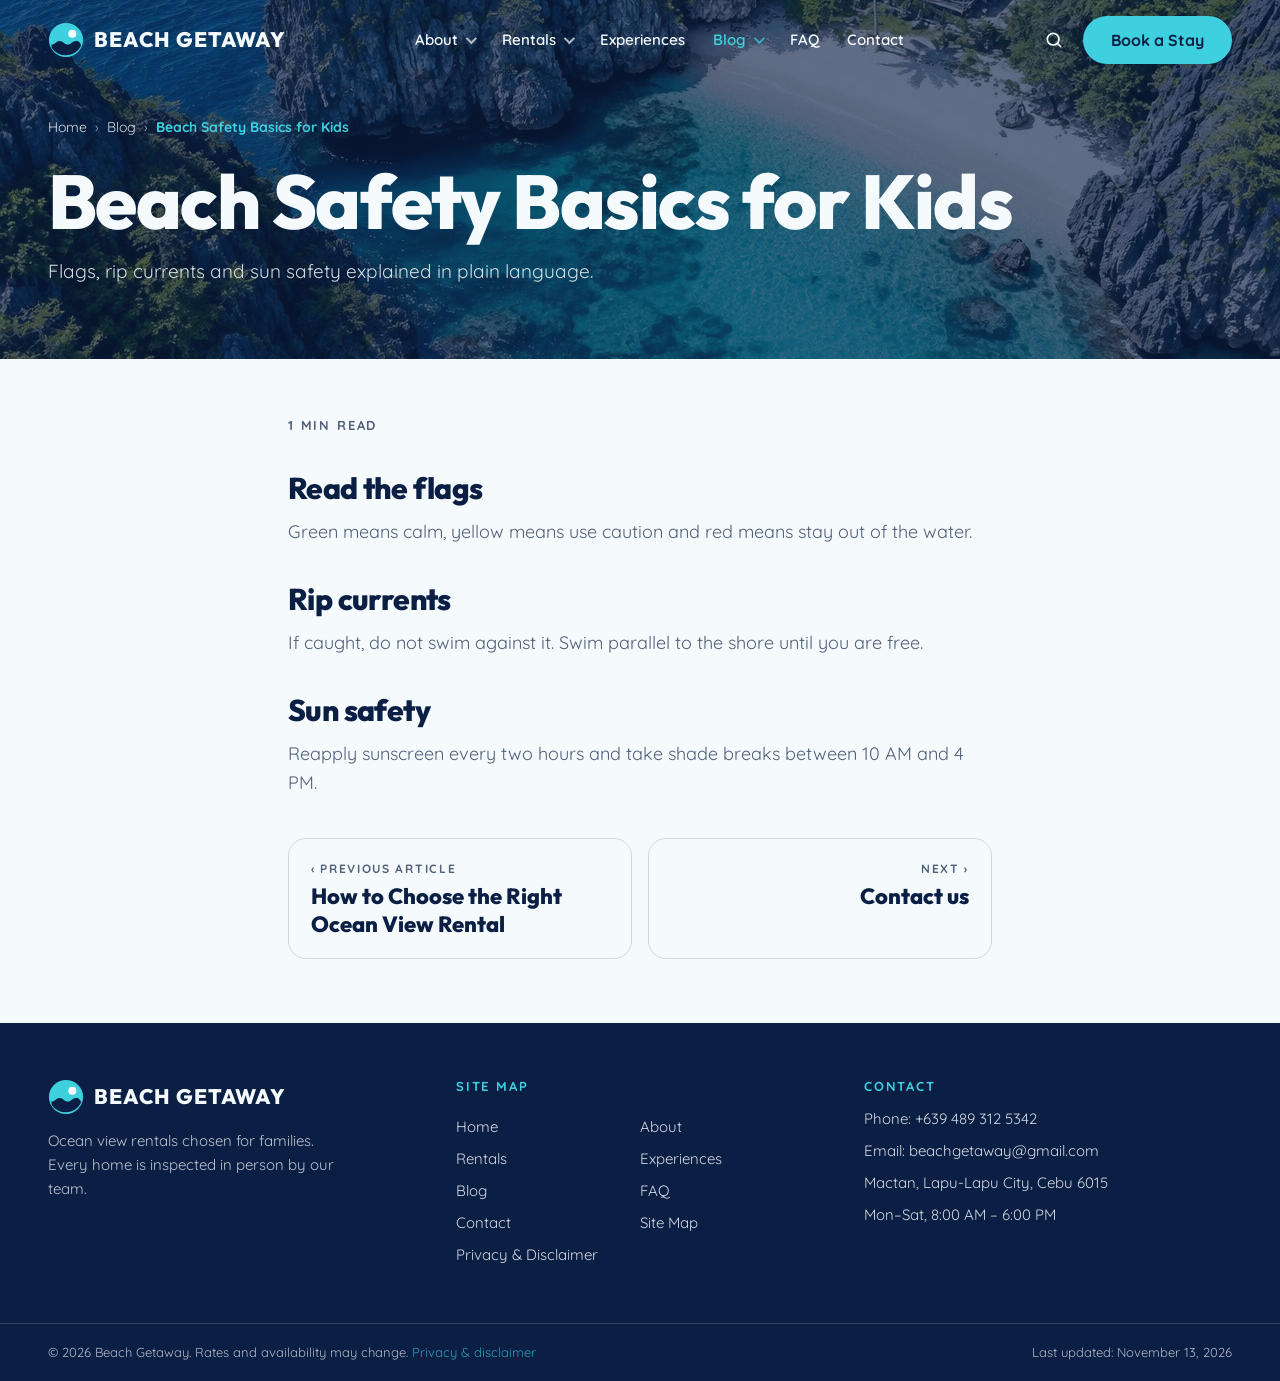
<file: article-safety.html>
<!DOCTYPE html>
<html lang="en">
<head>
<meta charset="utf-8">
<meta name="viewport" content="width=device-width, initial-scale=1">
<title>Beach Safety Basics for Kids | Beach Getaway Blog</title>
<meta name="description" content="Flags, rip currents and sun safety explained in plain language.">
<link rel="preconnect" href="https://fonts.googleapis.com">
<link rel="preconnect" href="https://fonts.gstatic.com" crossorigin>
<link rel="stylesheet" href="https://fonts.googleapis.com/css2?family=Outfit:wght@700;800&family=Quicksand:wght@400;500;600;700&display=swap">
<link rel="stylesheet" href="styles.css">
</head>
<body>
<div class="banner"><img src="images/cove.jpg" alt="">
<header class="site-header">
  <div class="container header-inner">
    <a href="index.html" class="logo" aria-label="Beach Getaway home"><svg viewBox="0 0 40 40" aria-hidden="true"><circle cx="20" cy="20" r="19" fill="#3fd0e0"/><circle cx="27" cy="13" r="4.5" fill="#f5fafc"/><path d="M4 25c4 0 5-4 9-4s5 4 9 4 5-4 9-4 4.5 2.4 5.5 3.4V27a19 19 0 0 1-32.6 1.5Z" fill="#0b1f45"/></svg>Beach Getaway</a>
    <nav class="main-nav" aria-label="Main">
      <ul>
        <li class="has-menu"><a class="top" href="about.html">About</a>
          <ul class="dropdown"><li><a href="about.html">Our story</a></li><li><a href="sitemap.html">Site map</a></li><li><a href="privacy.html">Privacy &amp; disclaimer</a></li></ul></li>
        <li class="has-menu"><a class="top" href="rentals.html">Rentals</a>
          <ul class="dropdown"><li><a href="rentals.html">All rentals</a></li><li><a href="rentals.html?type=villa">Beachfront Villas</a></li><li><a href="rentals.html?type=cottage">Family Cottages</a></li><li><a href="rentals.html?type=cove">Hidden Coves</a></li></ul></li>
        <li><a class="top" href="experiences.html">Experiences</a></li>
        <li class="has-menu"><a class="top active" href="blog.html">Blog</a><ul class="dropdown"><li><a href="article-packing.html">A Packing List for Family Beach Trips</a></li><li><a href="article-choosing.html">How to Choose the Right Ocean View Rental</a></li><li><a href="article-safety.html">Beach Safety Basics for Kids</a></li></ul></li>
        <li><a class="top" href="faq.html">FAQ</a></li><li><a class="top" href="contact.html">Contact</a></li>
      </ul>
    </nav>
    <div class="header-actions">
      <a class="icon-btn" href="search.html" aria-label="Search the site"><svg viewBox="0 0 24 24" fill="none" stroke="currentColor" stroke-width="2" stroke-linecap="round"><circle cx="11" cy="11" r="7"/><path d="m20 20-3.5-3.5"/></svg></a>
      <a class="btn btn-aqua" href="contact.html">Book a Stay</a>
      <button class="icon-btn menu-toggle" aria-label="Open menu" aria-expanded="false"><svg viewBox="0 0 24 24" fill="none" stroke="currentColor" stroke-width="2" stroke-linecap="round"><path d="M4 6h16M4 12h16M4 18h16"/></svg></button>
    </div>
  </div>
  <nav class="mobile-nav" aria-label="Mobile">
    <a href="index.html">Home</a><a href="about.html">About</a><a href="rentals.html">Rentals</a>
    <a class="sub" href="rentals.html?type=villa">Beachfront Villas</a><a class="sub" href="rentals.html?type=cottage">Family Cottages</a><a class="sub" href="rentals.html?type=cove">Hidden Coves</a>
    <a href="experiences.html">Experiences</a><a href="blog.html">Blog</a><a href="faq.html">FAQ</a><a href="contact.html">Contact</a><a href="sitemap.html">Site Map</a><a href="search.html">Search</a>
  </nav>
</header>
  <div class="container inner" style="padding-left:28px">
    <nav class="breadcrumb" aria-label="Breadcrumb"><ol><li><a href="index.html">Home</a></li><li><a href="blog.html">Blog</a></li><li><span aria-current="page">Beach Safety Basics for Kids</span></li></ol></nav>
    <h1>Beach Safety Basics for Kids</h1>
    <p class="lead">Flags, rip currents and sun safety explained in plain language.</p>
  </div>
</div>
<main>
<article class="container prose" style="padding-top:56px;padding-bottom:40px;max-width:760px"><p class="eyebrow">1 min read</p><h2>Read the flags</h2><p class='muted' style='font-size:18px'>Green means calm, yellow means use caution and red means stay out of the water.</p><h2>Rip currents</h2><p class='muted' style='font-size:18px'>If caught, do not swim against it. Swim parallel to the shore until you are free.</p><h2>Sun safety</h2><p class='muted' style='font-size:18px'>Reapply sunscreen every two hours and take shade breaks between 10 AM and 4 PM.</p></article>
<nav class="container prev-next" style="max-width:760px" aria-label="Previous and next article"><a href="article-choosing.html"><small>‹ Previous article</small><strong>How to Choose the Right Ocean View Rental</strong></a><a class="next" href="contact.html"><small>Next ›</small><strong>Contact us</strong></a></nav>
</main>

<footer class="site-footer">
  <div class="container footer-grid">
    <div><a href="index.html" class="logo" aria-label="Beach Getaway home"><svg viewBox="0 0 40 40" aria-hidden="true"><circle cx="20" cy="20" r="19" fill="#3fd0e0"/><circle cx="27" cy="13" r="4.5" fill="#f5fafc"/><path d="M4 25c4 0 5-4 9-4s5 4 9 4 5-4 9-4 4.5 2.4 5.5 3.4V27a19 19 0 0 1-32.6 1.5Z" fill="#0b1f45"/></svg>Beach Getaway</a><p style="margin-top:14px;max-width:300px;opacity:.75;font-size:15px">Ocean view rentals chosen for families. Every home is inspected in person by our team.</p></div>
    <div><h2>Site map</h2><ul class="links"><li><a href="index.html">Home</a></li><li><a href="about.html">About</a></li><li><a href="rentals.html">Rentals</a></li><li><a href="experiences.html">Experiences</a></li><li><a href="blog.html">Blog</a></li><li><a href="faq.html">FAQ</a></li><li><a href="contact.html">Contact</a></li><li><a href="sitemap.html">Site Map</a></li><li><a href="privacy.html">Privacy &amp; Disclaimer</a></li></ul></div>
    <div><h2>Contact</h2><ul>
      <li>Phone: <a href="tel:5550123456">+639 489 312 5342</a></li>
      <li>Email: <a href="mailto:hello@beachgetaway.com">beachgetaway@gmail.com</a></li>
      <li>Mactan, Lapu-Lapu City, Cebu 6015</li>
      <li>Mon–Sat, 8:00 AM – 6:00 PM</li></ul></div>
  </div>
  <div class="footer-bottom"><div class="container">
    <p>© 2026 Beach Getaway. Rates and availability may change. <a href="privacy.html">Privacy &amp; disclaimer</a></p>
    <p>Last updated: November 13, 2026</p>
  </div></div>
</footer>
<script src="script.js"></script>
</body>
</html>
</file>
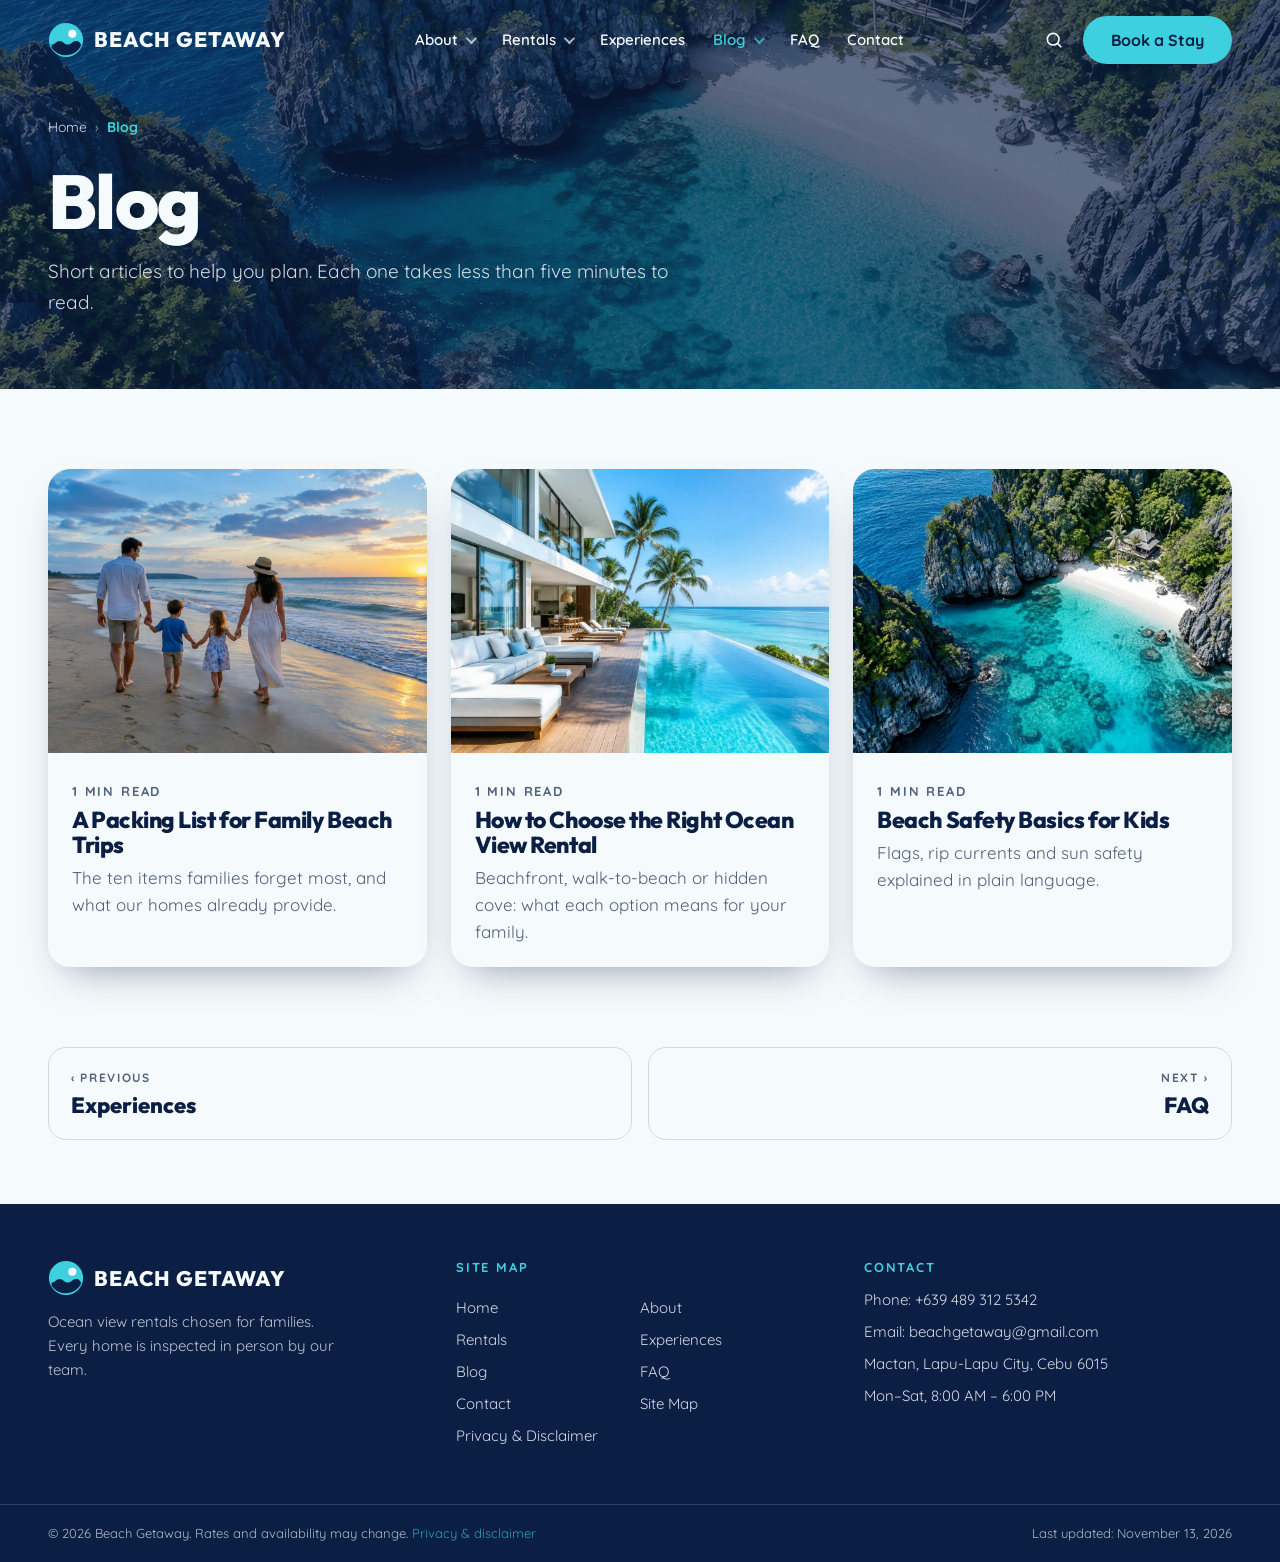
<file: blog.html>
<!DOCTYPE html>
<html lang="en">
<head>
<meta charset="utf-8">
<meta name="viewport" content="width=device-width, initial-scale=1">
<title>Beach Trip Planning Articles | Beach Getaway Blog</title>
<meta name="description" content="Short, practical articles on packing, choosing a rental and beach safety for families.">
<link rel="preconnect" href="https://fonts.googleapis.com">
<link rel="preconnect" href="https://fonts.gstatic.com" crossorigin>
<link rel="stylesheet" href="https://fonts.googleapis.com/css2?family=Outfit:wght@700;800&family=Quicksand:wght@400;500;600;700&display=swap">
<link rel="stylesheet" href="styles.css">
</head>
<body>
<div class="banner"><img src="images/cove.jpg" alt="">
<header class="site-header">
  <div class="container header-inner">
    <a href="index.html" class="logo" aria-label="Beach Getaway home"><svg viewBox="0 0 40 40" aria-hidden="true"><circle cx="20" cy="20" r="19" fill="#3fd0e0"/><circle cx="27" cy="13" r="4.5" fill="#f5fafc"/><path d="M4 25c4 0 5-4 9-4s5 4 9 4 5-4 9-4 4.5 2.4 5.5 3.4V27a19 19 0 0 1-32.6 1.5Z" fill="#0b1f45"/></svg>Beach Getaway</a>
    <nav class="main-nav" aria-label="Main">
      <ul>
        <li class="has-menu"><a class="top" href="about.html">About</a>
          <ul class="dropdown"><li><a href="about.html">Our story</a></li><li><a href="sitemap.html">Site map</a></li><li><a href="privacy.html">Privacy &amp; disclaimer</a></li></ul></li>
        <li class="has-menu"><a class="top" href="rentals.html">Rentals</a>
          <ul class="dropdown"><li><a href="rentals.html">All rentals</a></li><li><a href="rentals.html?type=villa">Beachfront Villas</a></li><li><a href="rentals.html?type=cottage">Family Cottages</a></li><li><a href="rentals.html?type=cove">Hidden Coves</a></li></ul></li>
        <li><a class="top" href="experiences.html">Experiences</a></li>
        <li class="has-menu"><a class="top active" href="blog.html">Blog</a><ul class="dropdown"><li><a href="article-packing.html">A Packing List for Family Beach Trips</a></li><li><a href="article-choosing.html">How to Choose the Right Ocean View Rental</a></li><li><a href="article-safety.html">Beach Safety Basics for Kids</a></li></ul></li>
        <li><a class="top" href="faq.html">FAQ</a></li><li><a class="top" href="contact.html">Contact</a></li>
      </ul>
    </nav>
    <div class="header-actions">
      <a class="icon-btn" href="search.html" aria-label="Search the site"><svg viewBox="0 0 24 24" fill="none" stroke="currentColor" stroke-width="2" stroke-linecap="round"><circle cx="11" cy="11" r="7"/><path d="m20 20-3.5-3.5"/></svg></a>
      <a class="btn btn-aqua" href="contact.html">Book a Stay</a>
      <button class="icon-btn menu-toggle" aria-label="Open menu" aria-expanded="false"><svg viewBox="0 0 24 24" fill="none" stroke="currentColor" stroke-width="2" stroke-linecap="round"><path d="M4 6h16M4 12h16M4 18h16"/></svg></button>
    </div>
  </div>
  <nav class="mobile-nav" aria-label="Mobile">
    <a href="index.html">Home</a><a href="about.html">About</a><a href="rentals.html">Rentals</a>
    <a class="sub" href="rentals.html?type=villa">Beachfront Villas</a><a class="sub" href="rentals.html?type=cottage">Family Cottages</a><a class="sub" href="rentals.html?type=cove">Hidden Coves</a>
    <a href="experiences.html">Experiences</a><a href="blog.html">Blog</a><a href="faq.html">FAQ</a><a href="contact.html">Contact</a><a href="sitemap.html">Site Map</a><a href="search.html">Search</a>
  </nav>
</header>
  <div class="container inner" style="padding-left:28px">
    <nav class="breadcrumb" aria-label="Breadcrumb"><ol><li><a href="index.html">Home</a></li><li><span aria-current="page">Blog</span></li></ol></nav>
    <h1>Blog</h1>
    <p class="lead">Short articles to help you plan. Each one takes less than five minutes to read.</p>
  </div>
</div>
<main>
<section class="block"><div class="container grid grid-3"><a class="card" href="article-packing.html"><img src="images/family-beach.jpg" alt="" loading="lazy"><div class="body"><p class="eyebrow">1 min read</p><h3>A Packing List for Family Beach Trips</h3><p class="muted">The ten items families forget most, and what our homes already provide.</p></div></a><a class="card" href="article-choosing.html"><img src="images/villa.jpg" alt="" loading="lazy"><div class="body"><p class="eyebrow">1 min read</p><h3>How to Choose the Right Ocean View Rental</h3><p class="muted">Beachfront, walk-to-beach or hidden cove: what each option means for your family.</p></div></a><a class="card" href="article-safety.html"><img src="images/cove.jpg" alt="" loading="lazy"><div class="body"><p class="eyebrow">1 min read</p><h3>Beach Safety Basics for Kids</h3><p class="muted">Flags, rip currents and sun safety explained in plain language.</p></div></a></div></section>
</main>
<nav class="container prev-next" aria-label="Previous and next page"><a href="experiences.html"><small>‹ Previous</small><strong>Experiences</strong></a><a class="next" href="faq.html"><small>Next ›</small><strong>FAQ</strong></a></nav>
<footer class="site-footer">
  <div class="container footer-grid">
    <div><a href="index.html" class="logo" aria-label="Beach Getaway home"><svg viewBox="0 0 40 40" aria-hidden="true"><circle cx="20" cy="20" r="19" fill="#3fd0e0"/><circle cx="27" cy="13" r="4.5" fill="#f5fafc"/><path d="M4 25c4 0 5-4 9-4s5 4 9 4 5-4 9-4 4.5 2.4 5.5 3.4V27a19 19 0 0 1-32.6 1.5Z" fill="#0b1f45"/></svg>Beach Getaway</a><p style="margin-top:14px;max-width:300px;opacity:.75;font-size:15px">Ocean view rentals chosen for families. Every home is inspected in person by our team.</p></div>
    <div><h2>Site map</h2><ul class="links"><li><a href="index.html">Home</a></li><li><a href="about.html">About</a></li><li><a href="rentals.html">Rentals</a></li><li><a href="experiences.html">Experiences</a></li><li><a href="blog.html">Blog</a></li><li><a href="faq.html">FAQ</a></li><li><a href="contact.html">Contact</a></li><li><a href="sitemap.html">Site Map</a></li><li><a href="privacy.html">Privacy &amp; Disclaimer</a></li></ul></div>
    <div><h2>Contact</h2><ul>
      <li>Phone: <a href="tel:5550123456">+639 489 312 5342</a></li>
      <li>Email: <a href="mailto:hello@beachgetaway.com">beachgetaway@gmail.com</a></li>
      <li>Mactan, Lapu-Lapu City, Cebu 6015</li>
      <li>Mon–Sat, 8:00 AM – 6:00 PM</li></ul></div>
  </div>
  <div class="footer-bottom"><div class="container">
    <p>© 2026 Beach Getaway. Rates and availability may change. <a href="privacy.html">Privacy &amp; disclaimer</a></p>
    <p>Last updated: November 13, 2026</p>
  </div></div>
</footer>
<script src="script.js"></script>
</body>
</html>
</file>
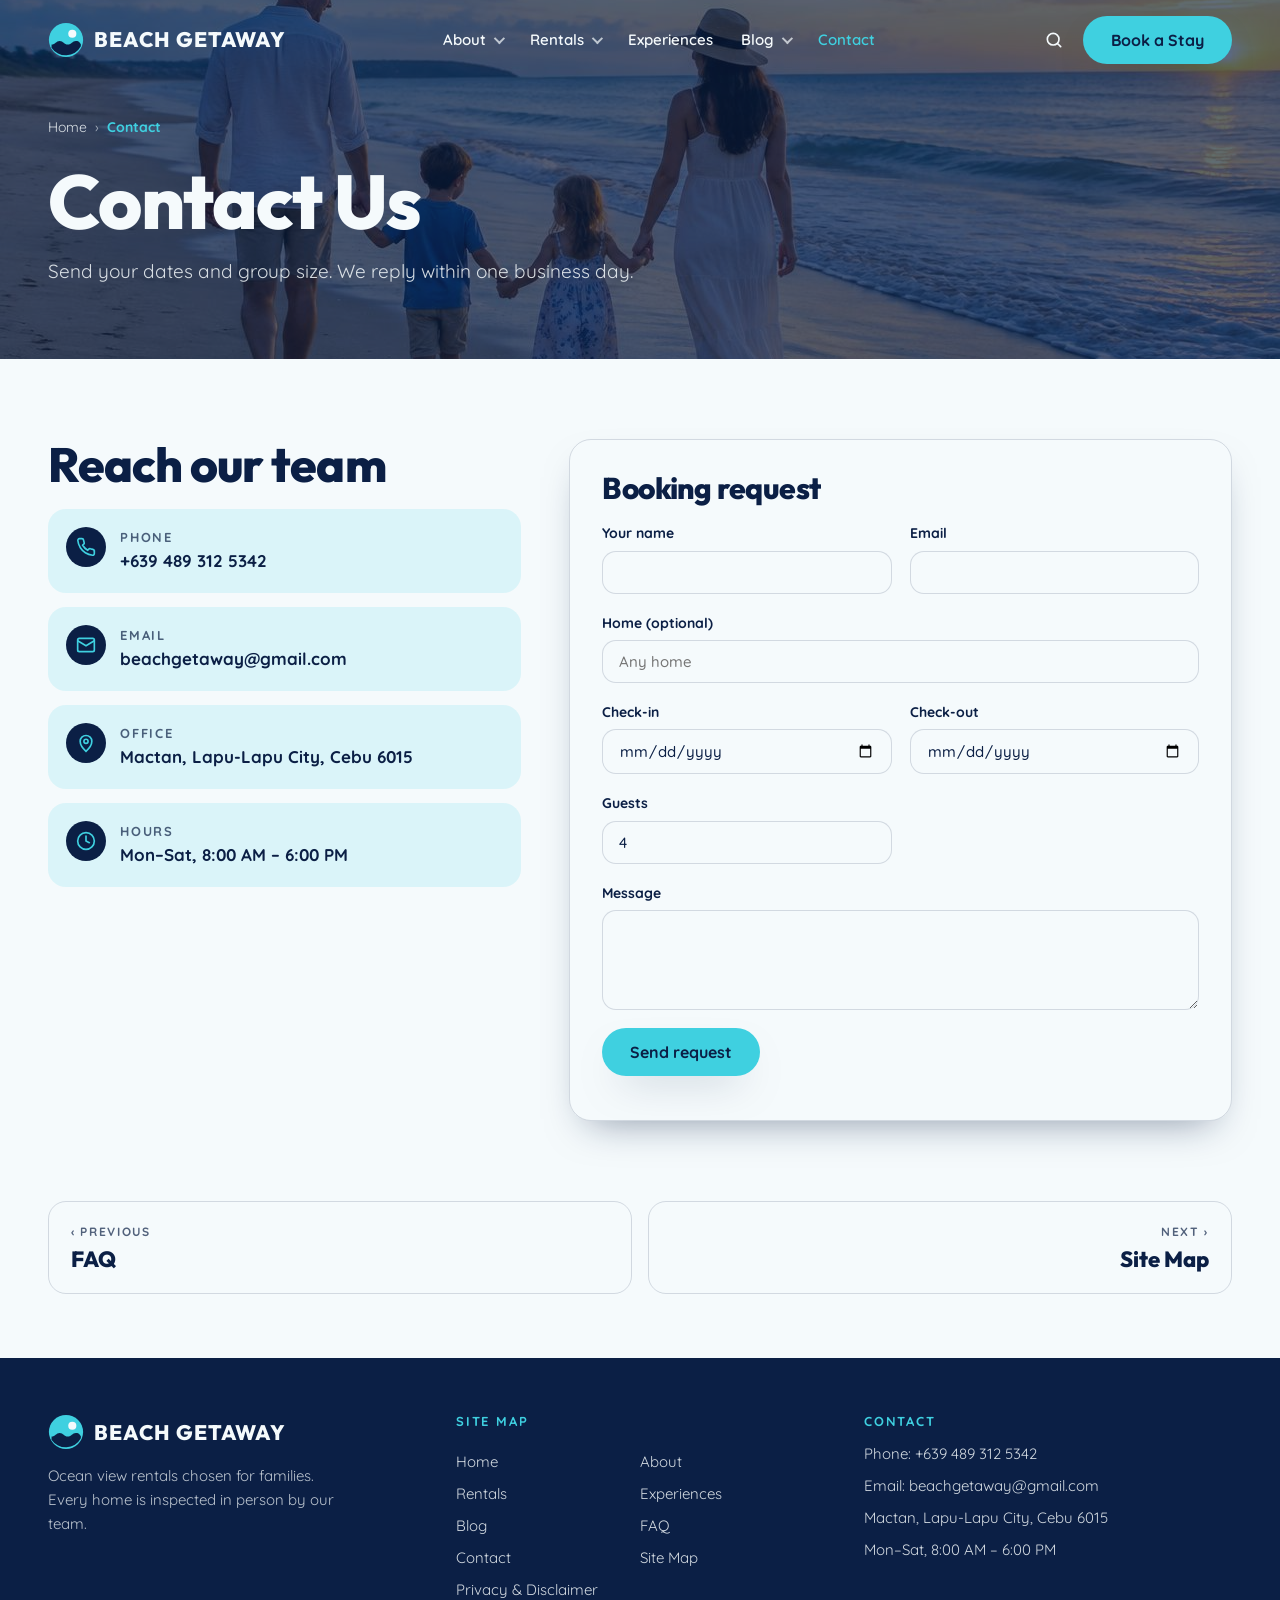
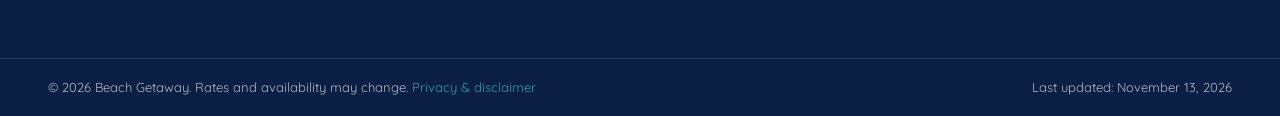
<file: contact.html>
<!DOCTYPE html>
<html lang="en">
<head>
<meta charset="utf-8">
<meta name="viewport" content="width=device-width, initial-scale=1">
<title>Contact Beach Getaway — Book a Family Beach Stay</title>
<meta name="description" content="Call, email or send us your dates to book an ocean view family rental.">
<link rel="preconnect" href="https://fonts.googleapis.com">
<link rel="preconnect" href="https://fonts.gstatic.com" crossorigin>
<link rel="stylesheet" href="https://fonts.googleapis.com/css2?family=Outfit:wght@700;800&family=Quicksand:wght@400;500;600;700&display=swap">
<link rel="stylesheet" href="styles.css">
</head>
<body>
<div class="banner"><img src="images/family-beach.jpg" alt="">
<header class="site-header">
  <div class="container header-inner">
    <a href="index.html" class="logo" aria-label="Beach Getaway home"><svg viewBox="0 0 40 40" aria-hidden="true"><circle cx="20" cy="20" r="19" fill="#3fd0e0"/><circle cx="27" cy="13" r="4.5" fill="#f5fafc"/><path d="M4 25c4 0 5-4 9-4s5 4 9 4 5-4 9-4 4.5 2.4 5.5 3.4V27a19 19 0 0 1-32.6 1.5Z" fill="#0b1f45"/></svg>Beach Getaway</a>
    <nav class="main-nav" aria-label="Main">
      <ul>
        <li class="has-menu"><a class="top" href="about.html">About</a>
          <ul class="dropdown"><li><a href="about.html">Our story</a></li><li><a href="sitemap.html">Site map</a></li><li><a href="privacy.html">Privacy &amp; disclaimer</a></li></ul></li>
        <li class="has-menu"><a class="top" href="rentals.html">Rentals</a>
          <ul class="dropdown"><li><a href="rentals.html">All rentals</a></li><li><a href="rentals.html?type=villa">Beachfront Villas</a></li><li><a href="rentals.html?type=cottage">Family Cottages</a></li><li><a href="rentals.html?type=cove">Hidden Coves</a></li></ul></li>
        <li><a class="top" href="experiences.html">Experiences</a></li>
        <li class="has-menu"><a class="top" href="blog.html">Blog</a><ul class="dropdown"><li><a href="article-packing.html">A Packing List for Family Beach Trips</a></li><li><a href="article-choosing.html">How to Choose the Right Ocean View Rental</a></li><li><a href="article-safety.html">Beach Safety Basics for Kids</a></li></ul></li>
        <li><a class="top active" href="contact.html">Contact</a></li>
      </ul>
    </nav>
    <div class="header-actions">
      <a class="icon-btn" href="search.html" aria-label="Search the site"><svg viewBox="0 0 24 24" fill="none" stroke="currentColor" stroke-width="2" stroke-linecap="round"><circle cx="11" cy="11" r="7"/><path d="m20 20-3.5-3.5"/></svg></a>
      <a class="btn btn-aqua" href="contact.html">Book a Stay</a>
      <button class="icon-btn menu-toggle" aria-label="Open menu" aria-expanded="false"><svg viewBox="0 0 24 24" fill="none" stroke="currentColor" stroke-width="2" stroke-linecap="round"><path d="M4 6h16M4 12h16M4 18h16"/></svg></button>
    </div>
  </div>
  <nav class="mobile-nav" aria-label="Mobile">
    <a href="index.html">Home</a><a href="about.html">About</a><a href="rentals.html">Rentals</a>
    <a class="sub" href="rentals.html?type=villa">Beachfront Villas</a><a class="sub" href="rentals.html?type=cottage">Family Cottages</a><a class="sub" href="rentals.html?type=cove">Hidden Coves</a>
    <a href="experiences.html">Experiences</a><a href="blog.html">Blog</a><a href="faq.html">FAQ</a><a href="contact.html">Contact</a><a href="sitemap.html">Site Map</a><a href="search.html">Search</a>
  </nav>
</header>
  <div class="container inner" style="padding-left:28px">
    <nav class="breadcrumb" aria-label="Breadcrumb"><ol><li><a href="index.html">Home</a></li><li><span aria-current="page">Contact</span></li></ol></nav>
    <h1>Contact Us</h1>
    <p class="lead">Send your dates and group size. We reply within one business day.</p>
  </div>
</div>
<main>
<section class="block"><div class="container grid grid-2" style="grid-template-columns:1fr 1.4fr;align-items:start">
  <div><h2 class="h2" style="margin-bottom:18px">Reach our team</h2>
    <div class="contact-item"><span class="icon"><svg viewBox="0 0 24 24" fill="none" stroke="currentColor" stroke-width="2"><path d="M22 16.9v3a2 2 0 0 1-2.2 2 19.8 19.8 0 0 1-8.6-3 19.5 19.5 0 0 1-6-6 19.8 19.8 0 0 1-3-8.7A2 2 0 0 1 4.1 2h3a2 2 0 0 1 2 1.7c.1 1 .4 1.9.7 2.8a2 2 0 0 1-.5 2.1L8 9.9a16 16 0 0 0 6 6l1.3-1.3a2 2 0 0 1 2.1-.4c.9.3 1.8.6 2.8.7a2 2 0 0 1 1.7 2Z"/></svg></span><div><p class="eyebrow">Phone</p><a href="tel:5550123456"><strong>+639 489 312 5342</strong></a></div></div>
    <div class="contact-item"><span class="icon"><svg viewBox="0 0 24 24" fill="none" stroke="currentColor" stroke-width="2"><rect x="2" y="4" width="20" height="16" rx="2"/><path d="m22 7-10 6L2 7"/></svg></span><div><p class="eyebrow">Email</p><a href="mailto:hello@beachgetaway.com"><strong>beachgetaway@gmail.com</strong></a></div></div>
    <div class="contact-item"><span class="icon"><svg viewBox="0 0 24 24" fill="none" stroke="currentColor" stroke-width="2"><path d="M12 22s7-6.2 7-12a7 7 0 1 0-14 0c0 5.8 7 12 7 12Z"/><circle cx="12" cy="10" r="2.5"/></svg></span><div><p class="eyebrow">Office</p><strong>Mactan, Lapu-Lapu City, Cebu 6015</strong></div></div>
    <div class="contact-item"><span class="icon"><svg viewBox="0 0 24 24" fill="none" stroke="currentColor" stroke-width="2" stroke-linecap="round"><circle cx="12" cy="12" r="10"/><path d="M12 6v6l4 2"/></svg></span><div><p class="eyebrow">Hours</p><strong>Mon–Sat, 8:00 AM – 6:00 PM</strong></div></div>
  </div>
  <form id="contact-form" class="form">
    <h2 class="full" style="font-size:30px">Booking request</h2>
    <label>Your name<input required name="name"></label>
    <label>Email<input required type="email" name="email"></label>
    <label class="full">Home (optional)<input name="home" placeholder="Any home"></label>
    <label>Check-in<input required type="date" name="checkin"></label>
    <label>Check-out<input required type="date" name="checkout"></label>
    <label>Guests<input required type="number" min="1" max="12" name="guests" value="4"></label>
    <span></span>
    <label class="full">Message<textarea name="message" rows="4"></textarea></label>
    <div class="full"><button class="btn btn-aqua" type="submit">Send request</button><p id="contact-status" class="muted" role="status" style="margin-top:12px;font-size:14px"></p></div>
  </form>
</div></section>
</main>
<nav class="container prev-next" aria-label="Previous and next page"><a href="faq.html"><small>‹ Previous</small><strong>FAQ</strong></a><a class="next" href="sitemap.html"><small>Next ›</small><strong>Site Map</strong></a></nav>
<footer class="site-footer">
  <div class="container footer-grid">
    <div><a href="index.html" class="logo" aria-label="Beach Getaway home"><svg viewBox="0 0 40 40" aria-hidden="true"><circle cx="20" cy="20" r="19" fill="#3fd0e0"/><circle cx="27" cy="13" r="4.5" fill="#f5fafc"/><path d="M4 25c4 0 5-4 9-4s5 4 9 4 5-4 9-4 4.5 2.4 5.5 3.4V27a19 19 0 0 1-32.6 1.5Z" fill="#0b1f45"/></svg>Beach Getaway</a><p style="margin-top:14px;max-width:300px;opacity:.75;font-size:15px">Ocean view rentals chosen for families. Every home is inspected in person by our team.</p></div>
    <div><h2>Site map</h2><ul class="links"><li><a href="index.html">Home</a></li><li><a href="about.html">About</a></li><li><a href="rentals.html">Rentals</a></li><li><a href="experiences.html">Experiences</a></li><li><a href="blog.html">Blog</a></li><li><a href="faq.html">FAQ</a></li><li><a href="contact.html">Contact</a></li><li><a href="sitemap.html">Site Map</a></li><li><a href="privacy.html">Privacy &amp; Disclaimer</a></li></ul></div>
    <div><h2>Contact</h2><ul>
      <li>Phone: <a href="tel:5550123456">+639 489 312 5342</a></li>
      <li>Email: <a href="mailto:hello@beachgetaway.com">beachgetaway@gmail.com</a></li>
      <li>Mactan, Lapu-Lapu City, Cebu 6015</li>
      <li>Mon–Sat, 8:00 AM – 6:00 PM</li></ul></div>
  </div>
  <div class="footer-bottom"><div class="container">
    <p>© 2026 Beach Getaway. Rates and availability may change. <a href="privacy.html">Privacy &amp; disclaimer</a></p>
    <p>Last updated: November 13, 2026</p>
  </div></div>
</footer>
<script src="script.js"></script>
</body>
</html>
</file>
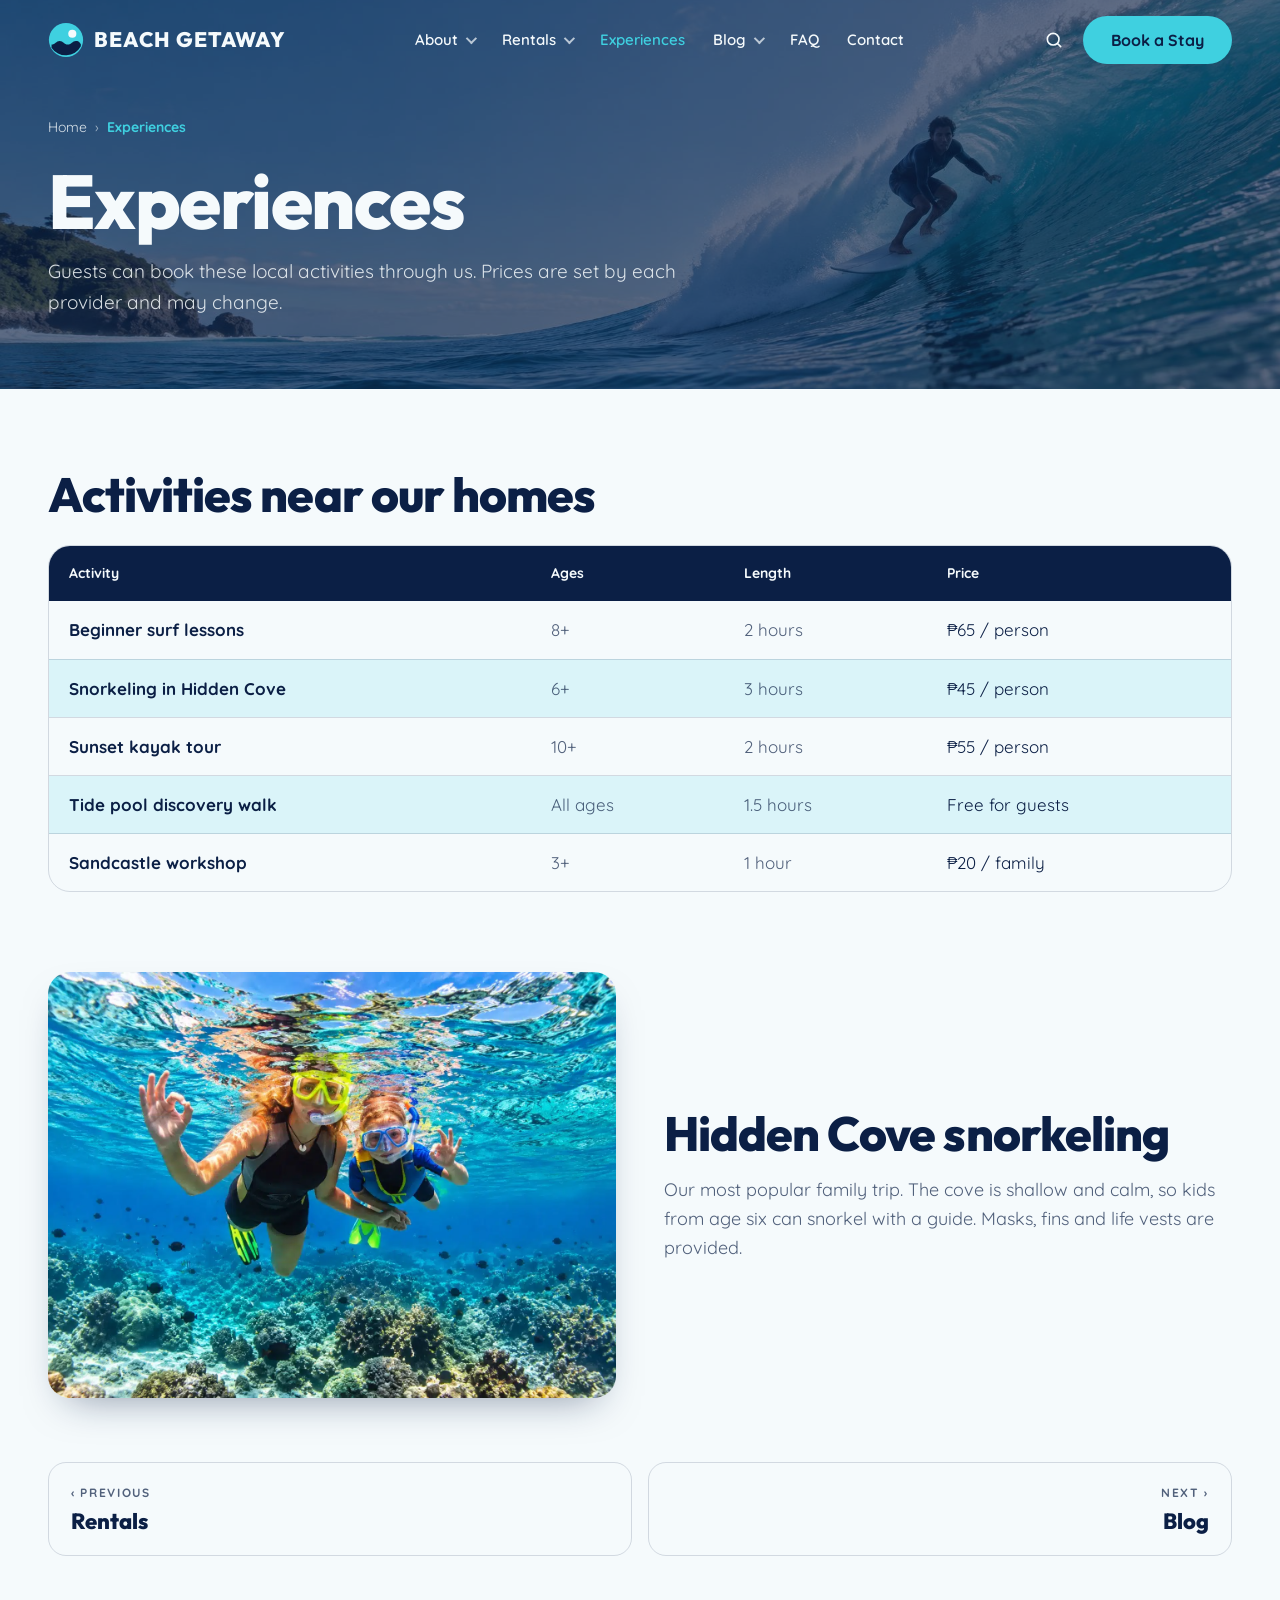
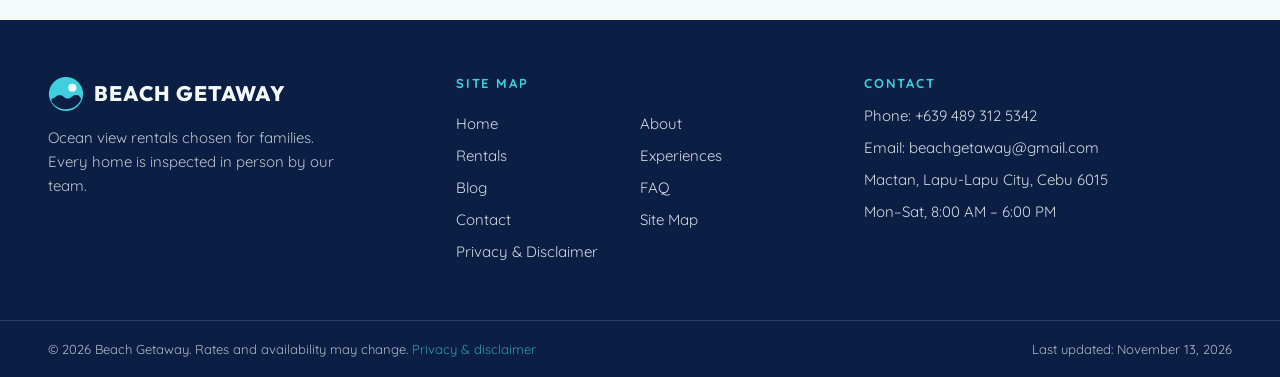
<file: experiences.html>
<!DOCTYPE html>
<html lang="en">
<head>
<meta charset="utf-8">
<meta name="viewport" content="width=device-width, initial-scale=1">
<title>Family Beach Experiences — Surf, Snorkel, Kayak | Beach Getaway</title>
<meta name="description" content="Family activities near our rentals, with ages, length and prices in one table.">
<link rel="preconnect" href="https://fonts.googleapis.com">
<link rel="preconnect" href="https://fonts.gstatic.com" crossorigin>
<link rel="stylesheet" href="https://fonts.googleapis.com/css2?family=Outfit:wght@700;800&family=Quicksand:wght@400;500;600;700&display=swap">
<link rel="stylesheet" href="styles.css">
</head>
<body>
<div class="banner"><img src="images/hero-surf.jpg" alt="">
<header class="site-header">
  <div class="container header-inner">
    <a href="index.html" class="logo" aria-label="Beach Getaway home"><svg viewBox="0 0 40 40" aria-hidden="true"><circle cx="20" cy="20" r="19" fill="#3fd0e0"/><circle cx="27" cy="13" r="4.5" fill="#f5fafc"/><path d="M4 25c4 0 5-4 9-4s5 4 9 4 5-4 9-4 4.5 2.4 5.5 3.4V27a19 19 0 0 1-32.6 1.5Z" fill="#0b1f45"/></svg>Beach Getaway</a>
    <nav class="main-nav" aria-label="Main">
      <ul>
        <li class="has-menu"><a class="top" href="about.html">About</a>
          <ul class="dropdown"><li><a href="about.html">Our story</a></li><li><a href="sitemap.html">Site map</a></li><li><a href="privacy.html">Privacy &amp; disclaimer</a></li></ul></li>
        <li class="has-menu"><a class="top" href="rentals.html">Rentals</a>
          <ul class="dropdown"><li><a href="rentals.html">All rentals</a></li><li><a href="rentals.html?type=villa">Beachfront Villas</a></li><li><a href="rentals.html?type=cottage">Family Cottages</a></li><li><a href="rentals.html?type=cove">Hidden Coves</a></li></ul></li>
        <li><a class="top active" href="experiences.html">Experiences</a></li>
        <li class="has-menu"><a class="top" href="blog.html">Blog</a><ul class="dropdown"><li><a href="article-packing.html">A Packing List for Family Beach Trips</a></li><li><a href="article-choosing.html">How to Choose the Right Ocean View Rental</a></li><li><a href="article-safety.html">Beach Safety Basics for Kids</a></li></ul></li>
        <li><a class="top" href="faq.html">FAQ</a></li><li><a class="top" href="contact.html">Contact</a></li>
      </ul>
    </nav>
    <div class="header-actions">
      <a class="icon-btn" href="search.html" aria-label="Search the site"><svg viewBox="0 0 24 24" fill="none" stroke="currentColor" stroke-width="2" stroke-linecap="round"><circle cx="11" cy="11" r="7"/><path d="m20 20-3.5-3.5"/></svg></a>
      <a class="btn btn-aqua" href="contact.html">Book a Stay</a>
      <button class="icon-btn menu-toggle" aria-label="Open menu" aria-expanded="false"><svg viewBox="0 0 24 24" fill="none" stroke="currentColor" stroke-width="2" stroke-linecap="round"><path d="M4 6h16M4 12h16M4 18h16"/></svg></button>
    </div>
  </div>
  <nav class="mobile-nav" aria-label="Mobile">
    <a href="index.html">Home</a><a href="about.html">About</a><a href="rentals.html">Rentals</a>
    <a class="sub" href="rentals.html?type=villa">Beachfront Villas</a><a class="sub" href="rentals.html?type=cottage">Family Cottages</a><a class="sub" href="rentals.html?type=cove">Hidden Coves</a>
    <a href="experiences.html">Experiences</a><a href="blog.html">Blog</a><a href="faq.html">FAQ</a><a href="contact.html">Contact</a><a href="sitemap.html">Site Map</a><a href="search.html">Search</a>
  </nav>
</header>
  <div class="container inner" style="padding-left:28px">
    <nav class="breadcrumb" aria-label="Breadcrumb"><ol><li><a href="index.html">Home</a></li><li><span aria-current="page">Experiences</span></li></ol></nav>
    <h1>Experiences</h1>
    <p class="lead">Guests can book these local activities through us. Prices are set by each provider and may change.</p>
  </div>
</div>
<main>
<section class="block"><div class="container"><h2 class="h2">Activities near our homes</h2>
  <div class="table-wrap" style="margin-top:24px"><table><thead><tr><th>Activity</th><th>Ages</th><th>Length</th><th>Price</th></tr></thead><tbody>
  <tr><td><strong>Beginner surf lessons</strong></td><td class='muted'>8+</td><td class='muted'>2 hours</td><td>₱65 / person</td></tr><tr><td><strong>Snorkeling in Hidden Cove</strong></td><td class='muted'>6+</td><td class='muted'>3 hours</td><td>₱45 / person</td></tr><tr><td><strong>Sunset kayak tour</strong></td><td class='muted'>10+</td><td class='muted'>2 hours</td><td>₱55 / person</td></tr><tr><td><strong>Tide pool discovery walk</strong></td><td class='muted'>All ages</td><td class='muted'>1.5 hours</td><td>Free for guests</td></tr><tr><td><strong>Sandcastle workshop</strong></td><td class='muted'>3+</td><td class='muted'>1 hour</td><td>₱20 / family</td></tr></tbody></table></div></div></section>
<section class="container grid grid-2" style="padding-bottom:64px">
  <img class="photo" src="images/snorkeling-famille-panglao-bohol-philippines.webp" alt="Clear water in a hidden cove" loading="lazy">
  <div><h2 class="h2">Hidden Cove snorkeling</h2><p class="muted prose" style="margin-top:16px;font-size:18px">Our most popular family trip. The cove is shallow and calm, so kids from age six can snorkel with a guide. Masks, fins and life vests are provided.</p></div>
</section>
</main>
<nav class="container prev-next" aria-label="Previous and next page"><a href="rentals.html"><small>‹ Previous</small><strong>Rentals</strong></a><a class="next" href="blog.html"><small>Next ›</small><strong>Blog</strong></a></nav>
<footer class="site-footer">
  <div class="container footer-grid">
    <div><a href="index.html" class="logo" aria-label="Beach Getaway home"><svg viewBox="0 0 40 40" aria-hidden="true"><circle cx="20" cy="20" r="19" fill="#3fd0e0"/><circle cx="27" cy="13" r="4.5" fill="#f5fafc"/><path d="M4 25c4 0 5-4 9-4s5 4 9 4 5-4 9-4 4.5 2.4 5.5 3.4V27a19 19 0 0 1-32.6 1.5Z" fill="#0b1f45"/></svg>Beach Getaway</a><p style="margin-top:14px;max-width:300px;opacity:.75;font-size:15px">Ocean view rentals chosen for families. Every home is inspected in person by our team.</p></div>
    <div><h2>Site map</h2><ul class="links"><li><a href="index.html">Home</a></li><li><a href="about.html">About</a></li><li><a href="rentals.html">Rentals</a></li><li><a href="experiences.html">Experiences</a></li><li><a href="blog.html">Blog</a></li><li><a href="faq.html">FAQ</a></li><li><a href="contact.html">Contact</a></li><li><a href="sitemap.html">Site Map</a></li><li><a href="privacy.html">Privacy &amp; Disclaimer</a></li></ul></div>
    <div><h2>Contact</h2><ul>
      <li>Phone: <a href="tel:5550123456">+639 489 312 5342</a></li>
      <li>Email: <a href="mailto:hello@beachgetaway.com">beachgetaway@gmail.com</a></li>
      <li>Mactan, Lapu-Lapu City, Cebu 6015</li>
      <li>Mon–Sat, 8:00 AM – 6:00 PM</li></ul></div>
  </div>
  <div class="footer-bottom"><div class="container">
    <p>© 2026 Beach Getaway. Rates and availability may change. <a href="privacy.html">Privacy &amp; disclaimer</a></p>
    <p>Last updated: November 13, 2026</p>
  </div></div>
</footer>
<script src="script.js"></script>
</body>
</html>
</file>
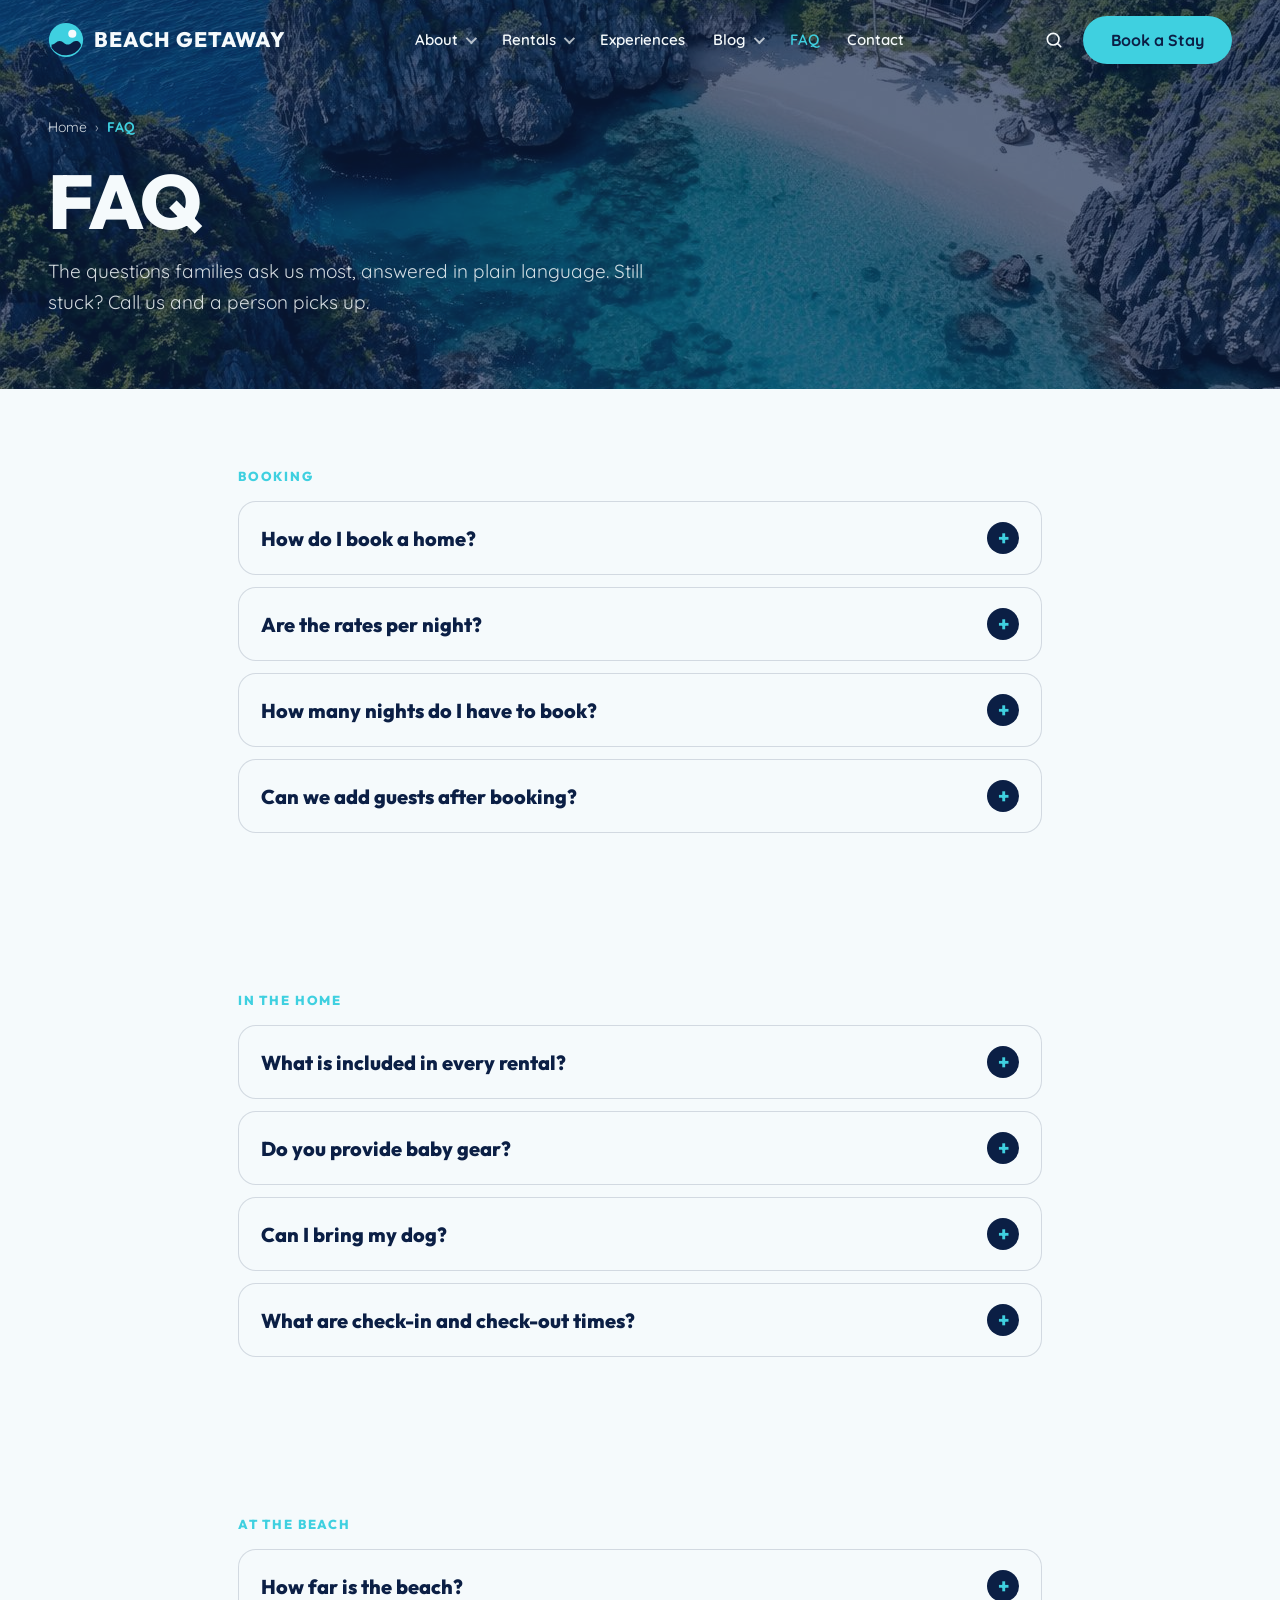
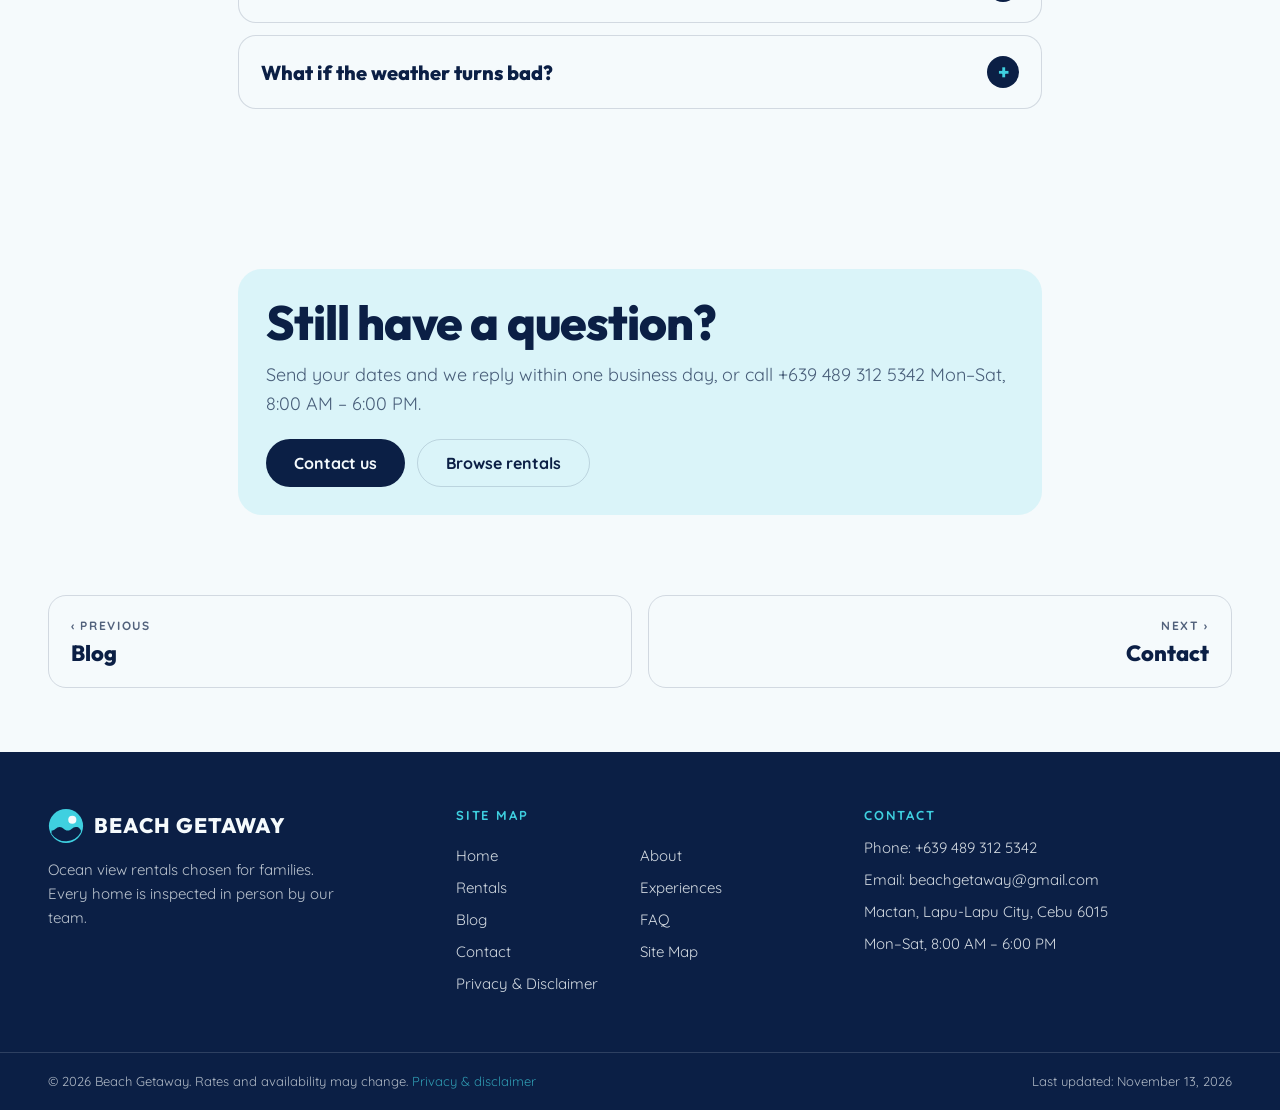
<file: faq.html>
<!DOCTYPE html>
<html lang="en">
<head>
<meta charset="utf-8">
<meta name="viewport" content="width=device-width, initial-scale=1">
<title>FAQ — Booking, Baby Gear and Beach Questions | Beach Getaway</title>
<meta name="description" content="Answers to the questions families ask most about booking an ocean view rental: rates, minimum stays, pets, baby gear and beach access.">
<link rel="preconnect" href="https://fonts.googleapis.com">
<link rel="preconnect" href="https://fonts.gstatic.com" crossorigin>
<link rel="stylesheet" href="https://fonts.googleapis.com/css2?family=Outfit:wght@700;800&family=Quicksand:wght@400;500;600;700&display=swap">
<link rel="stylesheet" href="styles.css">
</head>
<body>

<div class="banner"><img src="images/cove.jpg" alt="">
<header class="site-header">
  <div class="container header-inner">
    <a href="index.html" class="logo" aria-label="Beach Getaway home"><svg viewBox="0 0 40 40" aria-hidden="true"><circle cx="20" cy="20" r="19" fill="#3fd0e0"/><circle cx="27" cy="13" r="4.5" fill="#f5fafc"/><path d="M4 25c4 0 5-4 9-4s5 4 9 4 5-4 9-4 4.5 2.4 5.5 3.4V27a19 19 0 0 1-32.6 1.5Z" fill="#0b1f45"/></svg>Beach Getaway</a>
    <nav class="main-nav" aria-label="Main">
      <ul>
        <li class="has-menu"><a class="top" href="about.html">About</a>
          <ul class="dropdown"><li><a href="about.html">Our story</a></li><li><a href="sitemap.html">Site map</a></li><li><a href="privacy.html">Privacy &amp; disclaimer</a></li></ul></li>
        <li class="has-menu"><a class="top" href="rentals.html">Rentals</a>
          <ul class="dropdown"><li><a href="rentals.html">All rentals</a></li><li><a href="rentals.html?type=villa">Beachfront Villas</a></li><li><a href="rentals.html?type=cottage">Family Cottages</a></li><li><a href="rentals.html?type=cove">Hidden Coves</a></li></ul></li>
        <li><a class="top" href="experiences.html">Experiences</a></li>
        <li class="has-menu"><a class="top" href="blog.html">Blog</a><ul class="dropdown"><li><a href="article-packing.html">A Packing List for Family Beach Trips</a></li><li><a href="article-choosing.html">How to Choose the Right Ocean View Rental</a></li><li><a href="article-safety.html">Beach Safety Basics for Kids</a></li></ul></li>
        <li><a class="top active" href="faq.html">FAQ</a></li><li><a class="top" href="contact.html">Contact</a></li>
      </ul>
    </nav>
    <div class="header-actions">
      <a class="icon-btn" href="search.html" aria-label="Search the site"><svg viewBox="0 0 24 24" fill="none" stroke="currentColor" stroke-width="2" stroke-linecap="round"><circle cx="11" cy="11" r="7"/><path d="m20 20-3.5-3.5"/></svg></a>
      <a class="btn btn-aqua" href="contact.html">Book a Stay</a>
      <button class="icon-btn menu-toggle" aria-label="Open menu" aria-expanded="false"><svg viewBox="0 0 24 24" fill="none" stroke="currentColor" stroke-width="2" stroke-linecap="round"><path d="M4 6h16M4 12h16M4 18h16"/></svg></button>
    </div>
  </div>
  <nav class="mobile-nav" aria-label="Mobile">
    <a href="index.html">Home</a><a href="about.html">About</a><a href="rentals.html">Rentals</a>
    <a class="sub" href="rentals.html?type=villa">Beachfront Villas</a><a class="sub" href="rentals.html?type=cottage">Family Cottages</a><a class="sub" href="rentals.html?type=cove">Hidden Coves</a>
    <a href="experiences.html">Experiences</a><a href="blog.html">Blog</a><a href="faq.html">FAQ</a><a href="contact.html">Contact</a><a href="sitemap.html">Site Map</a><a href="search.html">Search</a>
  </nav>
</header>
    <div class="container inner" style="padding-left:28px">
    <nav class="breadcrumb" aria-label="Breadcrumb"><ol><li><a href="index.html">Home</a></li><li><span aria-current="page">FAQ</span></li></ol></nav>
    <h1>FAQ</h1>
    <p class="lead">The questions families ask us most, answered in plain language. Still stuck? Call us and a person picks up.</p>
  </div>
</div>
<main>
<section class="block"><div class="container" style="max-width:860px"><h2 class="h2" style="font-size:13px;letter-spacing:.14em;text-transform:uppercase;color:var(--aqua)">Booking</h2><div class="faq-list"><details id="how-do-i-book-a-home"><summary>How do I book a home?</summary><p class="muted prose">Send your dates, group size and the home you like from the contact page, or call our office. We reply within one business day with availability.</p></details><details id="are-the-rates-per-night"><summary>Are the rates per night?</summary><p class="muted prose">Yes. The price shown on each home is per night. Rates and availability change with the season, so the quote we send when you book is the one we honor.</p></details><details id="how-many-nights-do-i-have-to-book"><summary>How many nights do I have to book?</summary><p class="muted prose">Three nights minimum in peak season (June to August) and two nights the rest of the year. Longer stays get a discount — ask when you send your dates.</p></details><details id="can-we-add-guests-after-booking"><summary>Can we add guests after booking?</summary><p class="muted prose">Yes, up to the sleeps number listed for the home. Extra guests add a per-night fee, so tell us before arrival and we update your quote.</p></details></div></div></section>
<section class="block"><div class="container" style="max-width:860px"><h2 class="h2" style="font-size:13px;letter-spacing:.14em;text-transform:uppercase;color:var(--aqua)">In the home</h2><div class="faq-list"><details id="what-is-included-in-every-rental"><summary>What is included in every rental?</summary><p class="muted prose">Towels, beach chairs, an umbrella and a cooler are waiting in every home. You only need to pack clothes, sunscreen and food.</p></details><details id="do-you-provide-baby-gear"><summary>Do you provide baby gear?</summary><p class="muted prose">Yes. Ask for a crib, high chair or baby gate when you book and we set it up before you arrive at no extra cost.</p></details><details id="can-i-bring-my-dog"><summary>Can I bring my dog?</summary><p class="muted prose">Two of our homes welcome one well-behaved dog. Tell us which pet you are bringing when you send your dates so we can match you to the right home.</p></details><details id="what-are-check-in-and-check-out-times"><summary>What are check-in and check-out times?</summary><p class="muted prose">Check-in is from 4:00 PM and check-out is by 10:00 AM. Tell us your arrival time and we leave the key box open for late arrivals.</p></details></div></div></section>
<section class="block"><div class="container" style="max-width:860px"><h2 class="h2" style="font-size:13px;letter-spacing:.14em;text-transform:uppercase;color:var(--aqua)">At the beach</h2><div class="faq-list"><details id="how-far-is-the-beach"><summary>How far is the beach?</summary><p class="muted prose">Each home lists its own distance: some are on the sand, others are a one to three minute walk. Hidden cove homes have private beach access.</p></details><details id="what-if-the-weather-turns-bad"><summary>What if the weather turns bad?</summary><p class="muted prose">If a storm makes the beach unusable for your whole stay, we move your dates once at no charge. Tell us before your second day.</p></details></div></div></section>
<section class="block"><div class="container" style="max-width:860px"><div class="panel"><h2 class="h2">Still have a question?</h2><p class="muted prose" style="margin-top:12px;font-size:18px">Send your dates and we reply within one business day, or call +639 489 312 5342 Mon–Sat, 8:00 AM – 6:00 PM.</p><div style="display:flex;gap:12px;flex-wrap:wrap;margin-top:20px"><a class="btn btn-navy" href="contact.html">Contact us</a><a class="btn btn-ghost" href="rentals.html">Browse rentals</a></div></div></div></section>
</main>
<nav class="container prev-next" aria-label="Previous and next page"><a href="blog.html"><small>‹ Previous</small><strong>Blog</strong></a><a class="next" href="contact.html"><small>Next ›</small><strong>Contact</strong></a></nav>
<footer class="site-footer">
  <div class="container footer-grid">
    <div><a href="index.html" class="logo" aria-label="Beach Getaway home"><svg viewBox="0 0 40 40" aria-hidden="true"><circle cx="20" cy="20" r="19" fill="#3fd0e0"/><circle cx="27" cy="13" r="4.5" fill="#f5fafc"/><path d="M4 25c4 0 5-4 9-4s5 4 9 4 5-4 9-4 4.5 2.4 5.5 3.4V27a19 19 0 0 1-32.6 1.5Z" fill="#0b1f45"/></svg>Beach Getaway</a><p style="margin-top:14px;max-width:300px;opacity:.75;font-size:15px">Ocean view rentals chosen for families. Every home is inspected in person by our team.</p></div>
    <div><h2>Site map</h2><ul class="links"><li><a href="index.html">Home</a></li><li><a href="about.html">About</a></li><li><a href="rentals.html">Rentals</a></li><li><a href="experiences.html">Experiences</a></li><li><a href="blog.html">Blog</a></li><li><a href="faq.html">FAQ</a></li><li><a href="contact.html">Contact</a></li><li><a href="sitemap.html">Site Map</a></li><li><a href="privacy.html">Privacy &amp; Disclaimer</a></li></ul></div>
    <div><h2>Contact</h2><ul>
      <li>Phone: <a href="tel:5550123456">+639 489 312 5342</a></li>
      <li>Email: <a href="mailto:hello@beachgetaway.com">beachgetaway@gmail.com</a></li>
      <li>Mactan, Lapu-Lapu City, Cebu 6015</li>
      <li>Mon–Sat, 8:00 AM – 6:00 PM</li></ul></div>
  </div>
  <div class="footer-bottom"><div class="container">
    <p>© 2026 Beach Getaway. Rates and availability may change. <a href="privacy.html">Privacy &amp; disclaimer</a></p>
    <p>Last updated: November 13, 2026</p>
  </div></div>
</footer>
<script src="script.js"></script>
</body>
</html>
</file>
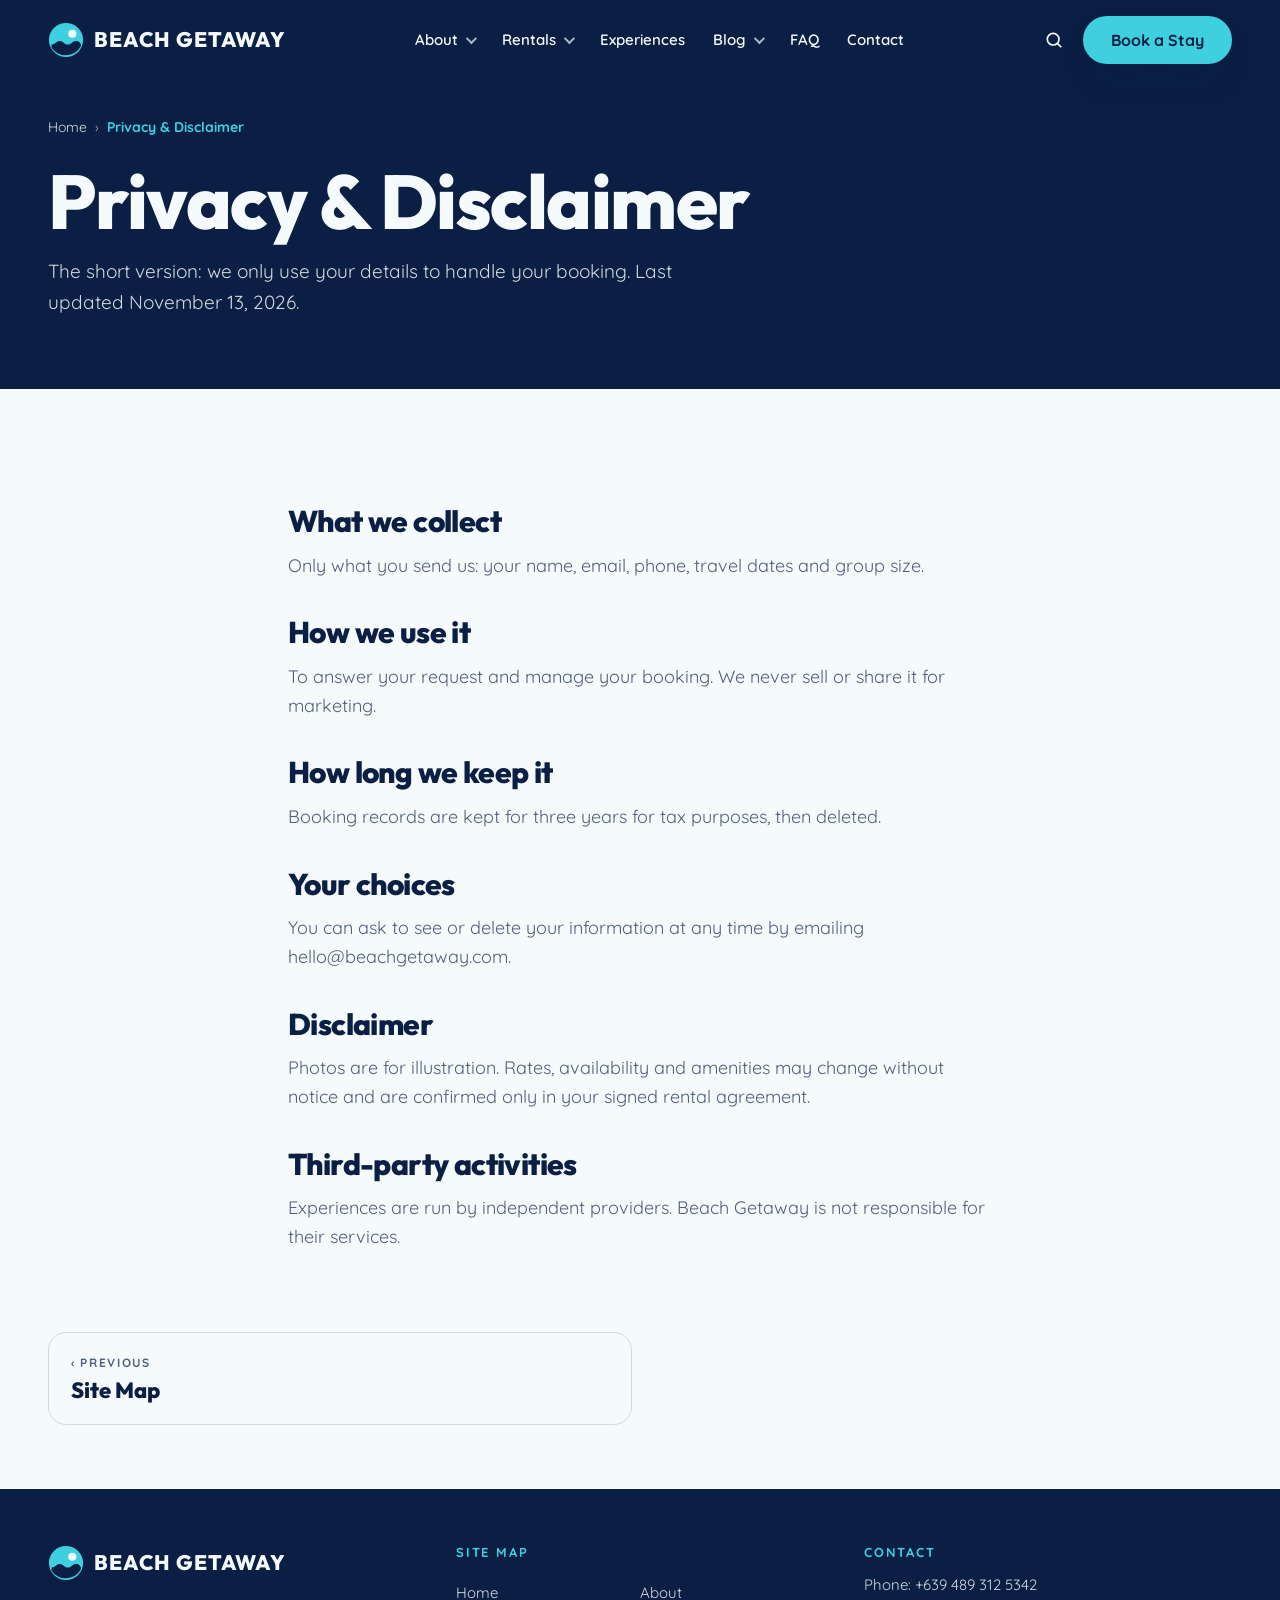
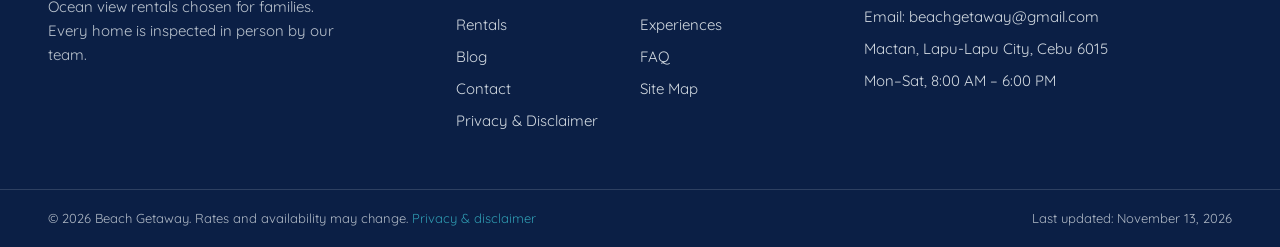
<file: privacy.html>
<!DOCTYPE html>
<html lang="en">
<head>
<meta charset="utf-8">
<meta name="viewport" content="width=device-width, initial-scale=1">
<title>Privacy Statement & Disclaimer | Beach Getaway</title>
<meta name="description" content="How Beach Getaway handles your personal information, plus terms about rates and listings.">
<link rel="preconnect" href="https://fonts.googleapis.com">
<link rel="preconnect" href="https://fonts.gstatic.com" crossorigin>
<link rel="stylesheet" href="https://fonts.googleapis.com/css2?family=Outfit:wght@700;800&family=Quicksand:wght@400;500;600;700&display=swap">
<link rel="stylesheet" href="styles.css">
</head>
<body>
<div class="banner">
<header class="site-header">
  <div class="container header-inner">
    <a href="index.html" class="logo" aria-label="Beach Getaway home"><svg viewBox="0 0 40 40" aria-hidden="true"><circle cx="20" cy="20" r="19" fill="#3fd0e0"/><circle cx="27" cy="13" r="4.5" fill="#f5fafc"/><path d="M4 25c4 0 5-4 9-4s5 4 9 4 5-4 9-4 4.5 2.4 5.5 3.4V27a19 19 0 0 1-32.6 1.5Z" fill="#0b1f45"/></svg>Beach Getaway</a>
    <nav class="main-nav" aria-label="Main">
      <ul>
        <li class="has-menu"><a class="top" href="about.html">About</a>
          <ul class="dropdown"><li><a href="about.html">Our story</a></li><li><a href="sitemap.html">Site map</a></li><li><a href="privacy.html">Privacy &amp; disclaimer</a></li></ul></li>
        <li class="has-menu"><a class="top" href="rentals.html">Rentals</a>
          <ul class="dropdown"><li><a href="rentals.html">All rentals</a></li><li><a href="rentals.html?type=villa">Beachfront Villas</a></li><li><a href="rentals.html?type=cottage">Family Cottages</a></li><li><a href="rentals.html?type=cove">Hidden Coves</a></li></ul></li>
        <li><a class="top" href="experiences.html">Experiences</a></li>
        <li class="has-menu"><a class="top" href="blog.html">Blog</a><ul class="dropdown"><li><a href="article-packing.html">A Packing List for Family Beach Trips</a></li><li><a href="article-choosing.html">How to Choose the Right Ocean View Rental</a></li><li><a href="article-safety.html">Beach Safety Basics for Kids</a></li></ul></li>
        <li><a class="top" href="faq.html">FAQ</a></li><li><a class="top" href="contact.html">Contact</a></li>
      </ul>
    </nav>
    <div class="header-actions">
      <a class="icon-btn" href="search.html" aria-label="Search the site"><svg viewBox="0 0 24 24" fill="none" stroke="currentColor" stroke-width="2" stroke-linecap="round"><circle cx="11" cy="11" r="7"/><path d="m20 20-3.5-3.5"/></svg></a>
      <a class="btn btn-aqua" href="contact.html">Book a Stay</a>
      <button class="icon-btn menu-toggle" aria-label="Open menu" aria-expanded="false"><svg viewBox="0 0 24 24" fill="none" stroke="currentColor" stroke-width="2" stroke-linecap="round"><path d="M4 6h16M4 12h16M4 18h16"/></svg></button>
    </div>
  </div>
  <nav class="mobile-nav" aria-label="Mobile">
    <a href="index.html">Home</a><a href="about.html">About</a><a href="rentals.html">Rentals</a>
    <a class="sub" href="rentals.html?type=villa">Beachfront Villas</a><a class="sub" href="rentals.html?type=cottage">Family Cottages</a><a class="sub" href="rentals.html?type=cove">Hidden Coves</a>
    <a href="experiences.html">Experiences</a><a href="blog.html">Blog</a><a href="faq.html">FAQ</a><a href="contact.html">Contact</a><a href="sitemap.html">Site Map</a><a href="search.html">Search</a>
  </nav>
</header>
  <div class="container inner" style="padding-left:28px">
    <nav class="breadcrumb" aria-label="Breadcrumb"><ol><li><a href="index.html">Home</a></li><li><span aria-current="page">Privacy &amp; Disclaimer</span></li></ol></nav>
    <h1>Privacy &amp; Disclaimer</h1>
    <p class="lead">The short version: we only use your details to handle your booking. Last updated November 13, 2026.</p>
  </div>
</div>
<main>
<section class="block"><div class="container prose" style="max-width:760px"><h2>What we collect</h2><p class='muted' style='font-size:18px'>Only what you send us: your name, email, phone, travel dates and group size.</p><h2>How we use it</h2><p class='muted' style='font-size:18px'>To answer your request and manage your booking. We never sell or share it for marketing.</p><h2>How long we keep it</h2><p class='muted' style='font-size:18px'>Booking records are kept for three years for tax purposes, then deleted.</p><h2>Your choices</h2><p class='muted' style='font-size:18px'>You can ask to see or delete your information at any time by emailing hello@beachgetaway.com.</p><h2>Disclaimer</h2><p class='muted' style='font-size:18px'>Photos are for illustration. Rates, availability and amenities may change without notice and are confirmed only in your signed rental agreement.</p><h2>Third-party activities</h2><p class='muted' style='font-size:18px'>Experiences are run by independent providers. Beach Getaway is not responsible for their services.</p></div></section>
</main>
<nav class="container prev-next" aria-label="Previous and next page"><a href="sitemap.html"><small>‹ Previous</small><strong>Site Map</strong></a></nav>
<footer class="site-footer">
  <div class="container footer-grid">
    <div><a href="index.html" class="logo" aria-label="Beach Getaway home"><svg viewBox="0 0 40 40" aria-hidden="true"><circle cx="20" cy="20" r="19" fill="#3fd0e0"/><circle cx="27" cy="13" r="4.5" fill="#f5fafc"/><path d="M4 25c4 0 5-4 9-4s5 4 9 4 5-4 9-4 4.5 2.4 5.5 3.4V27a19 19 0 0 1-32.6 1.5Z" fill="#0b1f45"/></svg>Beach Getaway</a><p style="margin-top:14px;max-width:300px;opacity:.75;font-size:15px">Ocean view rentals chosen for families. Every home is inspected in person by our team.</p></div>
    <div><h2>Site map</h2><ul class="links"><li><a href="index.html">Home</a></li><li><a href="about.html">About</a></li><li><a href="rentals.html">Rentals</a></li><li><a href="experiences.html">Experiences</a></li><li><a href="blog.html">Blog</a></li><li><a href="faq.html">FAQ</a></li><li><a href="contact.html">Contact</a></li><li><a href="sitemap.html">Site Map</a></li><li><a href="privacy.html">Privacy &amp; Disclaimer</a></li></ul></div>
    <div><h2>Contact</h2><ul>
      <li>Phone: <a href="tel:5550123456">+639 489 312 5342</a></li>
      <li>Email: <a href="mailto:hello@beachgetaway.com">beachgetaway@gmail.com</a></li>
      <li>Mactan, Lapu-Lapu City, Cebu 6015</li>
      <li>Mon–Sat, 8:00 AM – 6:00 PM</li></ul></div>
  </div>
  <div class="footer-bottom"><div class="container">
    <p>© 2026 Beach Getaway. Rates and availability may change. <a href="privacy.html">Privacy &amp; disclaimer</a></p>
    <p>Last updated: November 13, 2026</p>
  </div></div>
</footer>
<script src="script.js"></script>
</body>
</html>
</file>
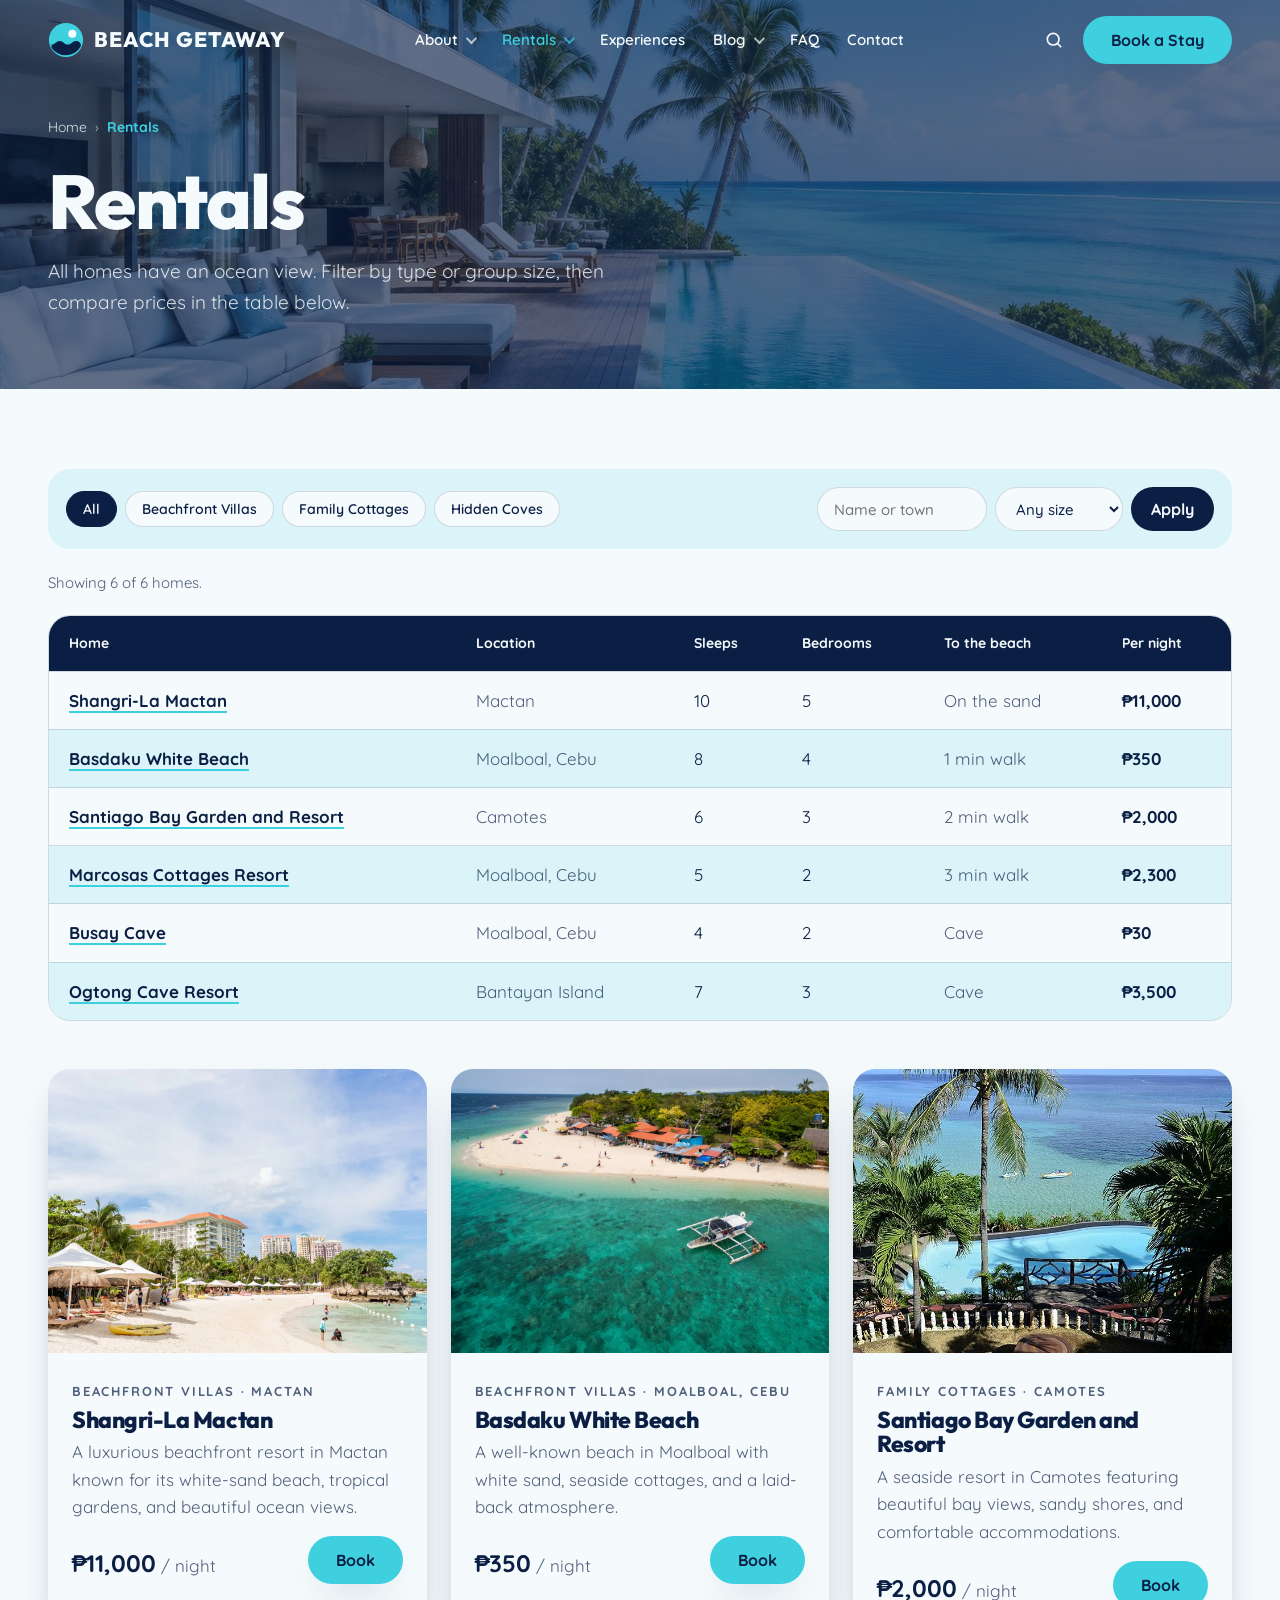
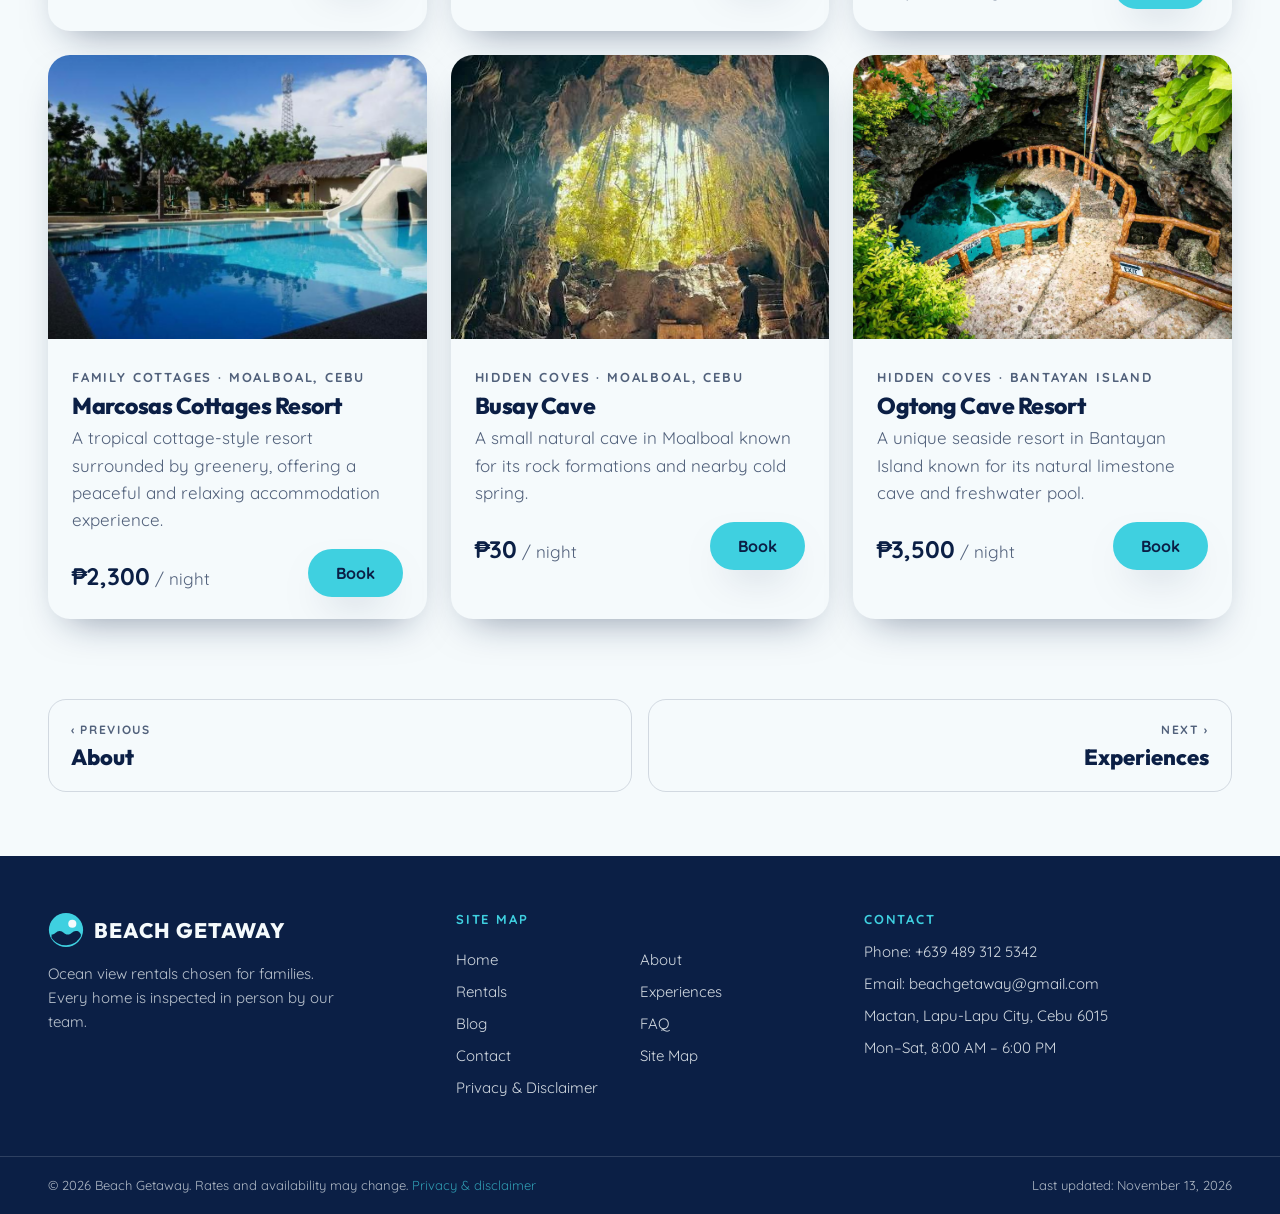
<file: rentals.html>
<!DOCTYPE html>
<html lang="en">
<head>
<meta charset="utf-8">
<meta name="viewport" content="width=device-width, initial-scale=1">
<title>Ocean View Rentals — Compare Homes | Beach Getaway</title>
<meta name="description" content="Compare beachfront villas, family cottages and hidden cove homes by size, distance and price.">
<link rel="preconnect" href="https://fonts.googleapis.com">
<link rel="preconnect" href="https://fonts.gstatic.com" crossorigin>
<link rel="stylesheet" href="https://fonts.googleapis.com/css2?family=Outfit:wght@700;800&family=Quicksand:wght@400;500;600;700&display=swap">
<link rel="stylesheet" href="styles.css">
</head>
<body>
<div class="banner"><img src="images/villa.jpg" alt="">
<header class="site-header">
  <div class="container header-inner">
    <a href="index.html" class="logo" aria-label="Beach Getaway home"><svg viewBox="0 0 40 40" aria-hidden="true"><circle cx="20" cy="20" r="19" fill="#3fd0e0"/><circle cx="27" cy="13" r="4.5" fill="#f5fafc"/><path d="M4 25c4 0 5-4 9-4s5 4 9 4 5-4 9-4 4.5 2.4 5.5 3.4V27a19 19 0 0 1-32.6 1.5Z" fill="#0b1f45"/></svg>Beach Getaway</a>
    <nav class="main-nav" aria-label="Main">
      <ul>
        <li class="has-menu"><a class="top" href="about.html">About</a>
          <ul class="dropdown"><li><a href="about.html">Our story</a></li><li><a href="sitemap.html">Site map</a></li><li><a href="privacy.html">Privacy &amp; disclaimer</a></li></ul></li>
        <li class="has-menu"><a class="top active" href="rentals.html">Rentals</a>
          <ul class="dropdown"><li><a href="rentals.html">All rentals</a></li><li><a href="rentals.html?type=villa">Beachfront Villas</a></li><li><a href="rentals.html?type=cottage">Family Cottages</a></li><li><a href="rentals.html?type=cove">Hidden Coves</a></li></ul></li>
        <li><a class="top" href="experiences.html">Experiences</a></li>
        <li class="has-menu"><a class="top" href="blog.html">Blog</a><ul class="dropdown"><li><a href="article-packing.html">A Packing List for Family Beach Trips</a></li><li><a href="article-choosing.html">How to Choose the Right Ocean View Rental</a></li><li><a href="article-safety.html">Beach Safety Basics for Kids</a></li></ul></li>
        <li><a class="top" href="faq.html">FAQ</a></li><li><a class="top" href="contact.html">Contact</a></li>
      </ul>
    </nav>
    <div class="header-actions">
      <a class="icon-btn" href="search.html" aria-label="Search the site"><svg viewBox="0 0 24 24" fill="none" stroke="currentColor" stroke-width="2" stroke-linecap="round"><circle cx="11" cy="11" r="7"/><path d="m20 20-3.5-3.5"/></svg></a>
      <a class="btn btn-aqua" href="contact.html">Book a Stay</a>
      <button class="icon-btn menu-toggle" aria-label="Open menu" aria-expanded="false"><svg viewBox="0 0 24 24" fill="none" stroke="currentColor" stroke-width="2" stroke-linecap="round"><path d="M4 6h16M4 12h16M4 18h16"/></svg></button>
    </div>
  </div>
  <nav class="mobile-nav" aria-label="Mobile">
    <a href="index.html">Home</a><a href="about.html">About</a><a href="rentals.html">Rentals</a>
    <a class="sub" href="rentals.html?type=villa">Beachfront Villas</a><a class="sub" href="rentals.html?type=cottage">Family Cottages</a><a class="sub" href="rentals.html?type=cove">Hidden Coves</a>
    <a href="experiences.html">Experiences</a><a href="blog.html">Blog</a><a href="faq.html">FAQ</a><a href="contact.html">Contact</a><a href="sitemap.html">Site Map</a><a href="search.html">Search</a>
  </nav>
</header>
  <div class="container inner" style="padding-left:28px">
    <nav class="breadcrumb" aria-label="Breadcrumb"><ol><li><a href="index.html">Home</a></li><li><span aria-current="page">Rentals</span></li></ol></nav>
    <h1>Rentals</h1>
    <p class="lead">All homes have an ocean view. Filter by type or group size, then compare prices in the table below.</p>
  </div>
</div>
<main>
<section class="block"><div class="container">
  <div class="filters">
    <div class="pills"><button class="pill" data-type="">All</button><button class="pill" data-type="villa">Beachfront Villas</button><button class="pill" data-type="cottage">Family Cottages</button><button class="pill" data-type="cove">Hidden Coves</button></div>
    <form id="filter-form" style="display:flex;gap:8px">
      <label class="sr-only" for="filter-q">Keyword</label><input class="field" id="filter-q" placeholder="Name or town" style="width:170px">
      <label class="sr-only" for="filter-guests">Guests</label><select class="field" id="filter-guests"><option value="">Any size</option><option value="2">2+ guests</option><option value="4">4+ guests</option><option value="6">6+ guests</option><option value="8">8+ guests</option><option value="10">10+ guests</option></select>
      <button class="btn btn-navy" style="height:44px;padding:0 20px" type="submit">Apply</button>
    </form>
  </div>
  <p id="rentals-count" class="muted" style="margin-top:22px;font-size:15px" aria-live="polite"></p>
  <div class="table-wrap" style="margin-top:20px"><table id="rentals-table"><caption class="sr-only">Rental comparison</caption>
    <thead><tr><th>Home</th><th>Location</th><th>Sleeps</th><th>Bedrooms</th><th>To the beach</th><th>Per night</th></tr></thead><tbody></tbody></table></div>
  <div id="rentals-cards" class="grid grid-3" style="margin-top:48px"></div>
</div></section>
</main>
<nav class="container prev-next" aria-label="Previous and next page"><a href="about.html"><small>‹ Previous</small><strong>About</strong></a><a class="next" href="experiences.html"><small>Next ›</small><strong>Experiences</strong></a></nav>
<footer class="site-footer">
  <div class="container footer-grid">
    <div><a href="index.html" class="logo" aria-label="Beach Getaway home"><svg viewBox="0 0 40 40" aria-hidden="true"><circle cx="20" cy="20" r="19" fill="#3fd0e0"/><circle cx="27" cy="13" r="4.5" fill="#f5fafc"/><path d="M4 25c4 0 5-4 9-4s5 4 9 4 5-4 9-4 4.5 2.4 5.5 3.4V27a19 19 0 0 1-32.6 1.5Z" fill="#0b1f45"/></svg>Beach Getaway</a><p style="margin-top:14px;max-width:300px;opacity:.75;font-size:15px">Ocean view rentals chosen for families. Every home is inspected in person by our team.</p></div>
    <div><h2>Site map</h2><ul class="links"><li><a href="index.html">Home</a></li><li><a href="about.html">About</a></li><li><a href="rentals.html">Rentals</a></li><li><a href="experiences.html">Experiences</a></li><li><a href="blog.html">Blog</a></li><li><a href="faq.html">FAQ</a></li><li><a href="contact.html">Contact</a></li><li><a href="sitemap.html">Site Map</a></li><li><a href="privacy.html">Privacy &amp; Disclaimer</a></li></ul></div>
    <div><h2>Contact</h2><ul>
      <li>Phone: <a href="tel:5550123456">+639 489 312 5342</a></li>
      <li>Email: <a href="mailto:hello@beachgetaway.com">beachgetaway@gmail.com</a></li>
      <li>Mactan, Lapu-Lapu City, Cebu 6015</li>
      <li>Mon–Sat, 8:00 AM – 6:00 PM</li></ul></div>
  </div>
  <div class="footer-bottom"><div class="container">
    <p>© 2026 Beach Getaway. Rates and availability may change. <a href="privacy.html">Privacy &amp; disclaimer</a></p>
    <p>Last updated: November 13, 2026</p>
  </div></div>
</footer>
<script src="script.js"></script>
</body>
</html>
</file>
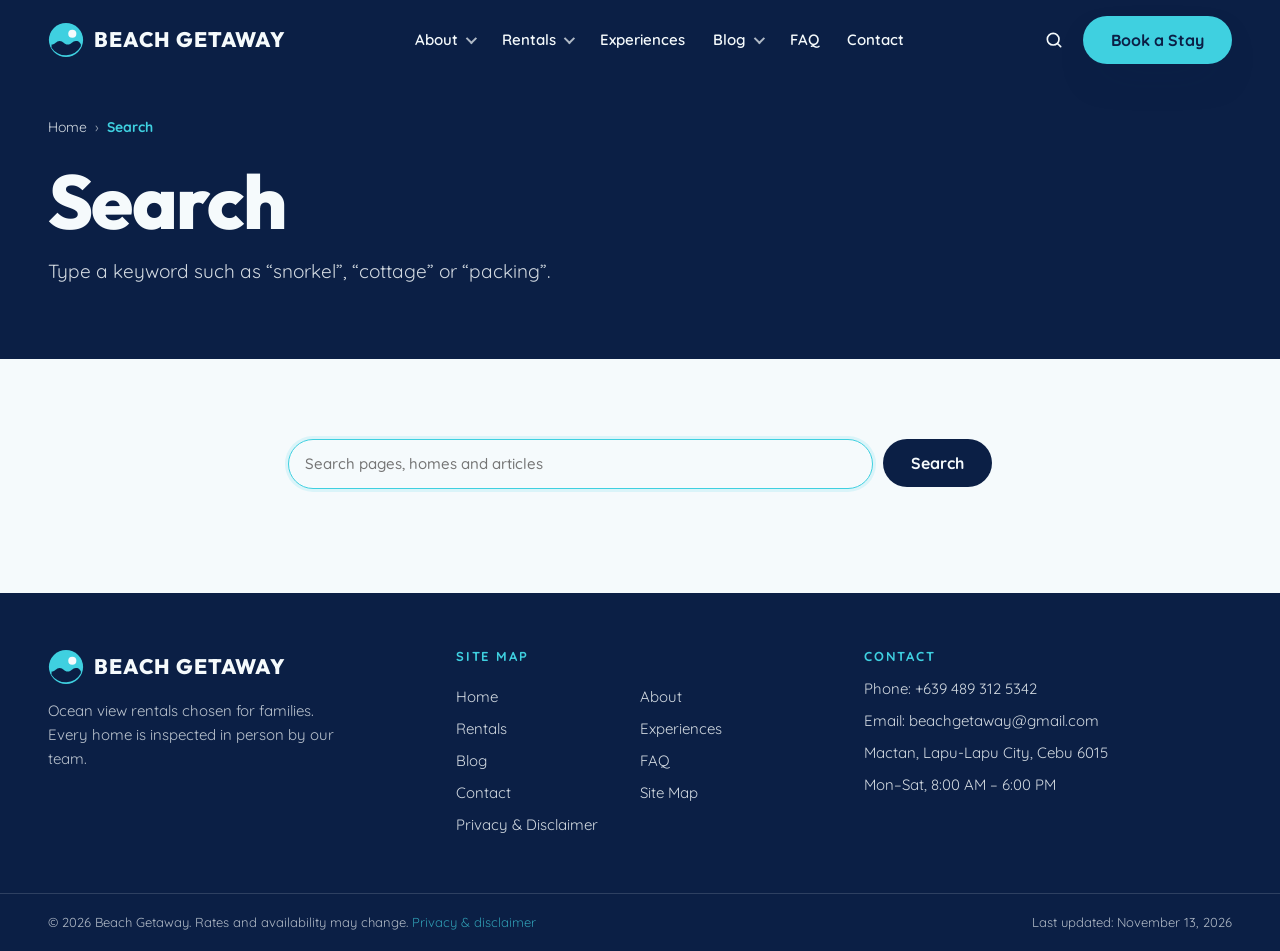
<file: search.html>
<!DOCTYPE html>
<html lang="en">
<head>
<meta charset="utf-8">
<meta name="viewport" content="width=device-width, initial-scale=1">
<title>Search the Site | Beach Getaway</title>
<meta name="description" content="Search Beach Getaway pages, rental homes and articles by keyword.">
<link rel="preconnect" href="https://fonts.googleapis.com">
<link rel="preconnect" href="https://fonts.gstatic.com" crossorigin>
<link rel="stylesheet" href="https://fonts.googleapis.com/css2?family=Outfit:wght@700;800&family=Quicksand:wght@400;500;600;700&display=swap">
<link rel="stylesheet" href="styles.css">
</head>
<body>
<div class="banner">
<header class="site-header">
  <div class="container header-inner">
    <a href="index.html" class="logo" aria-label="Beach Getaway home"><svg viewBox="0 0 40 40" aria-hidden="true"><circle cx="20" cy="20" r="19" fill="#3fd0e0"/><circle cx="27" cy="13" r="4.5" fill="#f5fafc"/><path d="M4 25c4 0 5-4 9-4s5 4 9 4 5-4 9-4 4.5 2.4 5.5 3.4V27a19 19 0 0 1-32.6 1.5Z" fill="#0b1f45"/></svg>Beach Getaway</a>
    <nav class="main-nav" aria-label="Main">
      <ul>
        <li class="has-menu"><a class="top" href="about.html">About</a>
          <ul class="dropdown"><li><a href="about.html">Our story</a></li><li><a href="sitemap.html">Site map</a></li><li><a href="privacy.html">Privacy &amp; disclaimer</a></li></ul></li>
        <li class="has-menu"><a class="top" href="rentals.html">Rentals</a>
          <ul class="dropdown"><li><a href="rentals.html">All rentals</a></li><li><a href="rentals.html?type=villa">Beachfront Villas</a></li><li><a href="rentals.html?type=cottage">Family Cottages</a></li><li><a href="rentals.html?type=cove">Hidden Coves</a></li></ul></li>
        <li><a class="top" href="experiences.html">Experiences</a></li>
        <li class="has-menu"><a class="top" href="blog.html">Blog</a><ul class="dropdown"><li><a href="article-packing.html">A Packing List for Family Beach Trips</a></li><li><a href="article-choosing.html">How to Choose the Right Ocean View Rental</a></li><li><a href="article-safety.html">Beach Safety Basics for Kids</a></li></ul></li>
        <li><a class="top" href="faq.html">FAQ</a></li><li><a class="top" href="contact.html">Contact</a></li>
      </ul>
    </nav>
    <div class="header-actions">
      <a class="icon-btn" href="search.html" aria-label="Search the site"><svg viewBox="0 0 24 24" fill="none" stroke="currentColor" stroke-width="2" stroke-linecap="round"><circle cx="11" cy="11" r="7"/><path d="m20 20-3.5-3.5"/></svg></a>
      <a class="btn btn-aqua" href="contact.html">Book a Stay</a>
      <button class="icon-btn menu-toggle" aria-label="Open menu" aria-expanded="false"><svg viewBox="0 0 24 24" fill="none" stroke="currentColor" stroke-width="2" stroke-linecap="round"><path d="M4 6h16M4 12h16M4 18h16"/></svg></button>
    </div>
  </div>
  <nav class="mobile-nav" aria-label="Mobile">
    <a href="index.html">Home</a><a href="about.html">About</a><a href="rentals.html">Rentals</a>
    <a class="sub" href="rentals.html?type=villa">Beachfront Villas</a><a class="sub" href="rentals.html?type=cottage">Family Cottages</a><a class="sub" href="rentals.html?type=cove">Hidden Coves</a>
    <a href="experiences.html">Experiences</a><a href="blog.html">Blog</a><a href="faq.html">FAQ</a><a href="contact.html">Contact</a><a href="sitemap.html">Site Map</a><a href="search.html">Search</a>
  </nav>
</header>
  <div class="container inner" style="padding-left:28px">
    <nav class="breadcrumb" aria-label="Breadcrumb"><ol><li><a href="index.html">Home</a></li><li><span aria-current="page">Search</span></li></ol></nav>
    <h1>Search</h1>
    <p class="lead">Type a keyword such as “snorkel”, “cottage” or “packing”.</p>
  </div>
</div>
<main>
<section class="block"><div class="container" style="max-width:760px">
  <form action="search.html" method="get" role="search" style="display:flex;gap:10px">
    <label class="sr-only" for="site-q">Keyword</label><input class="field" id="site-q" name="q" style="flex:1;height:50px" placeholder="Search pages, homes and articles" autofocus>
    <button class="btn btn-navy" type="submit">Search</button>
  </form>
  <div id="search-results" style="margin-top:24px"></div>
</div></section>
</main>

<footer class="site-footer">
  <div class="container footer-grid">
    <div><a href="index.html" class="logo" aria-label="Beach Getaway home"><svg viewBox="0 0 40 40" aria-hidden="true"><circle cx="20" cy="20" r="19" fill="#3fd0e0"/><circle cx="27" cy="13" r="4.5" fill="#f5fafc"/><path d="M4 25c4 0 5-4 9-4s5 4 9 4 5-4 9-4 4.5 2.4 5.5 3.4V27a19 19 0 0 1-32.6 1.5Z" fill="#0b1f45"/></svg>Beach Getaway</a><p style="margin-top:14px;max-width:300px;opacity:.75;font-size:15px">Ocean view rentals chosen for families. Every home is inspected in person by our team.</p></div>
    <div><h2>Site map</h2><ul class="links"><li><a href="index.html">Home</a></li><li><a href="about.html">About</a></li><li><a href="rentals.html">Rentals</a></li><li><a href="experiences.html">Experiences</a></li><li><a href="blog.html">Blog</a></li><li><a href="faq.html">FAQ</a></li><li><a href="contact.html">Contact</a></li><li><a href="sitemap.html">Site Map</a></li><li><a href="privacy.html">Privacy &amp; Disclaimer</a></li></ul></div>
    <div><h2>Contact</h2><ul>
      <li>Phone: <a href="tel:5550123456">+639 489 312 5342</a></li>
      <li>Email: <a href="mailto:hello@beachgetaway.com">beachgetaway@gmail.com</a></li>
      <li>Mactan, Lapu-Lapu City, Cebu 6015</li>
      <li>Mon–Sat, 8:00 AM – 6:00 PM</li></ul></div>
  </div>
  <div class="footer-bottom"><div class="container">
    <p>© 2026 Beach Getaway. Rates and availability may change. <a href="privacy.html">Privacy &amp; disclaimer</a></p>
    <p>Last updated: November 13, 2026</p>
  </div></div>
</footer>
<script src="script.js"></script>
</body>
</html>
</file>
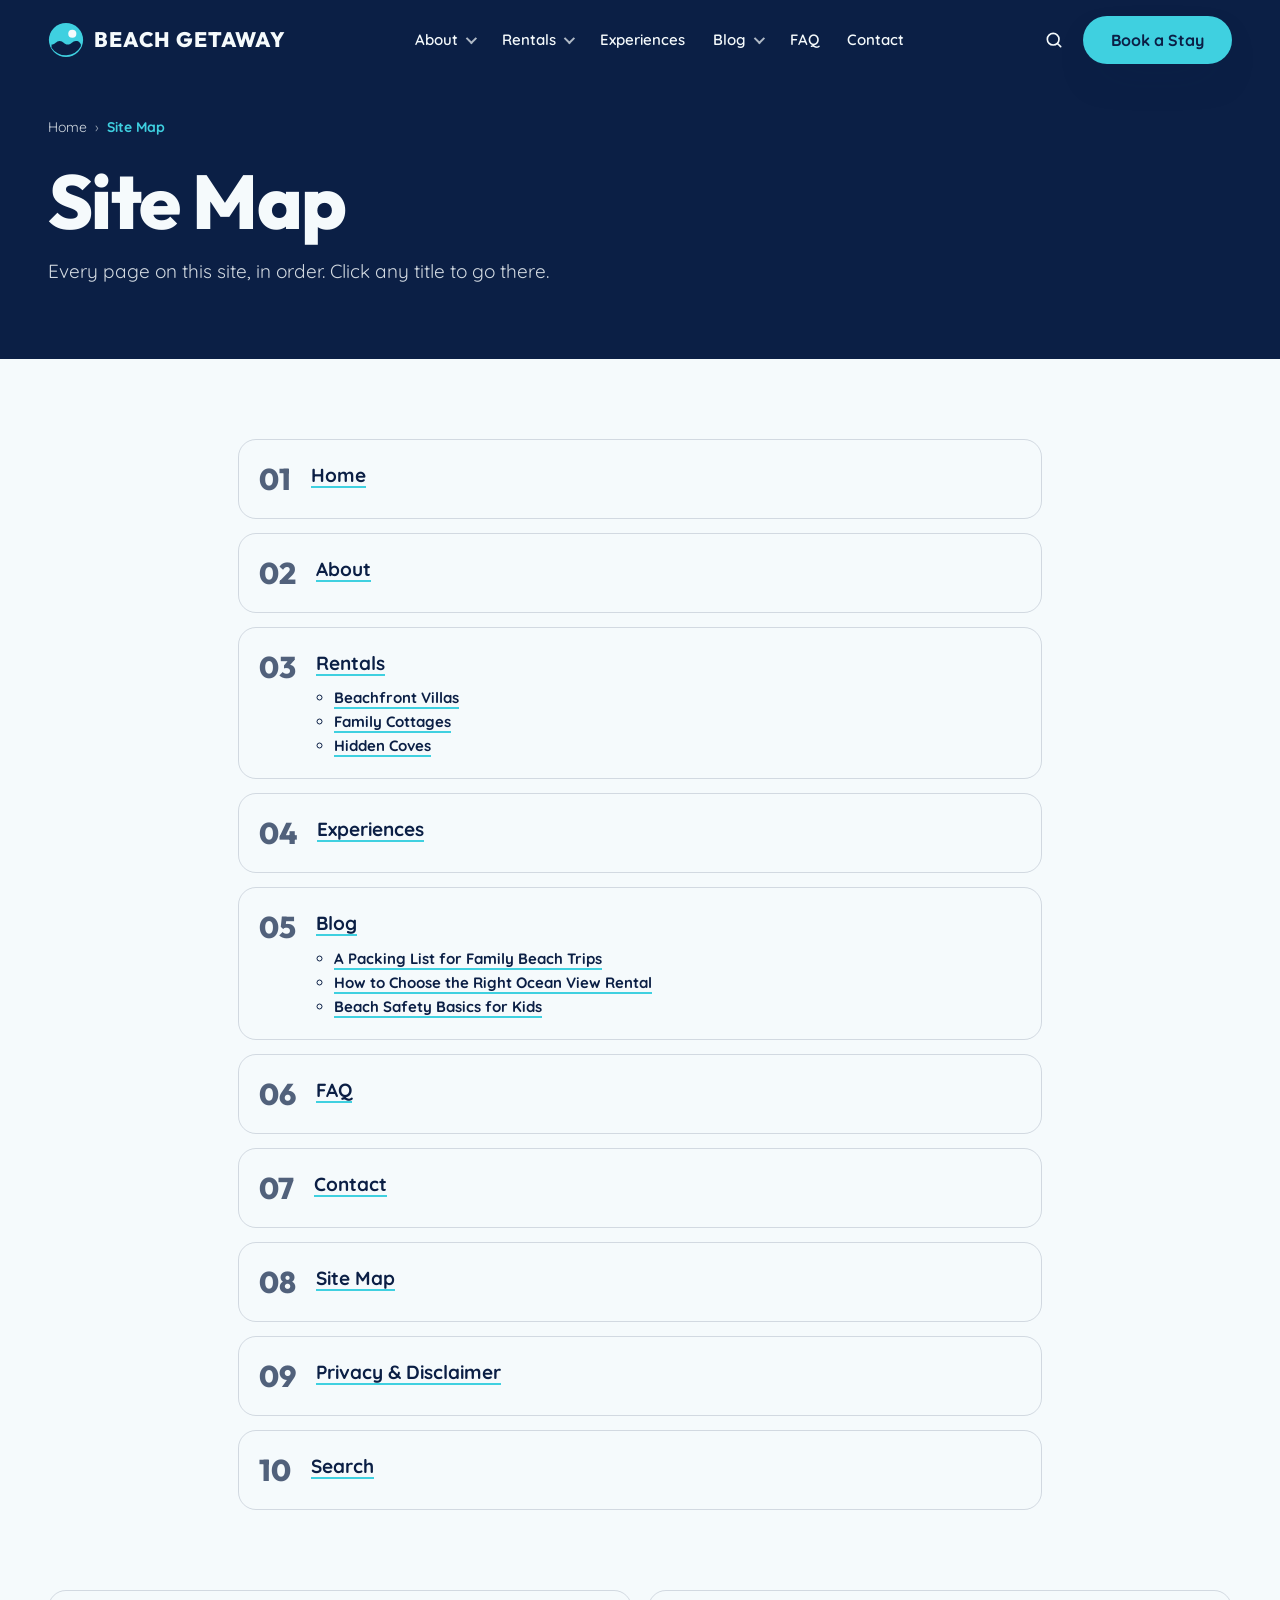
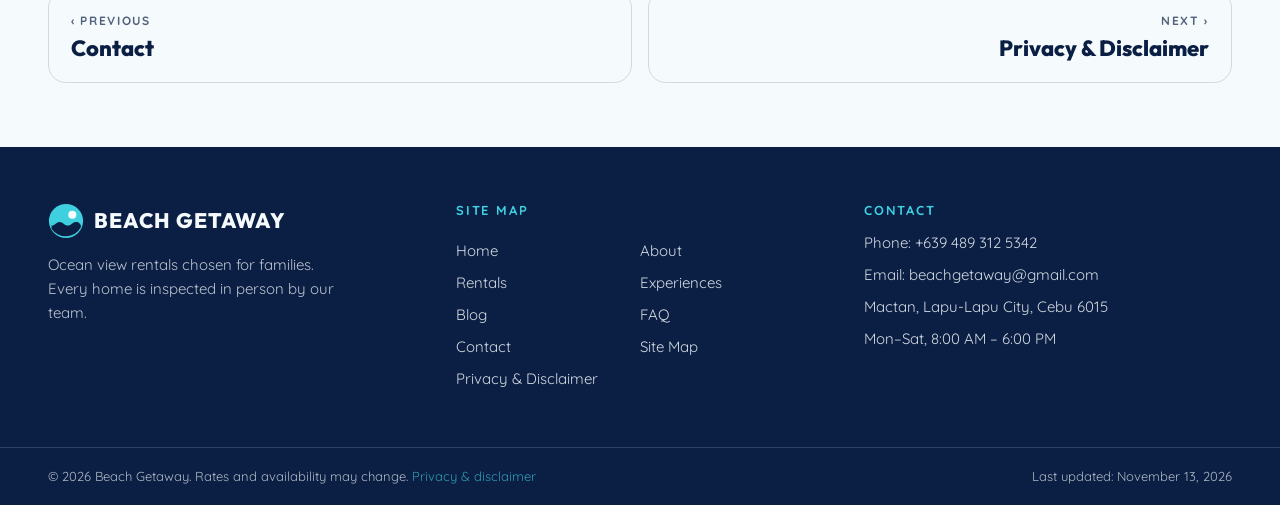
<file: sitemap.html>
<!DOCTYPE html>
<html lang="en">
<head>
<meta charset="utf-8">
<meta name="viewport" content="width=device-width, initial-scale=1">
<title>Site Map — All Pages | Beach Getaway</title>
<meta name="description" content="A linked list of every page and article on the Beach Getaway website.">
<link rel="preconnect" href="https://fonts.googleapis.com">
<link rel="preconnect" href="https://fonts.gstatic.com" crossorigin>
<link rel="stylesheet" href="https://fonts.googleapis.com/css2?family=Outfit:wght@700;800&family=Quicksand:wght@400;500;600;700&display=swap">
<link rel="stylesheet" href="styles.css">
</head>
<body>
<div class="banner">
<header class="site-header">
  <div class="container header-inner">
    <a href="index.html" class="logo" aria-label="Beach Getaway home"><svg viewBox="0 0 40 40" aria-hidden="true"><circle cx="20" cy="20" r="19" fill="#3fd0e0"/><circle cx="27" cy="13" r="4.5" fill="#f5fafc"/><path d="M4 25c4 0 5-4 9-4s5 4 9 4 5-4 9-4 4.5 2.4 5.5 3.4V27a19 19 0 0 1-32.6 1.5Z" fill="#0b1f45"/></svg>Beach Getaway</a>
    <nav class="main-nav" aria-label="Main">
      <ul>
        <li class="has-menu"><a class="top" href="about.html">About</a>
          <ul class="dropdown"><li><a href="about.html">Our story</a></li><li><a href="sitemap.html">Site map</a></li><li><a href="privacy.html">Privacy &amp; disclaimer</a></li></ul></li>
        <li class="has-menu"><a class="top" href="rentals.html">Rentals</a>
          <ul class="dropdown"><li><a href="rentals.html">All rentals</a></li><li><a href="rentals.html?type=villa">Beachfront Villas</a></li><li><a href="rentals.html?type=cottage">Family Cottages</a></li><li><a href="rentals.html?type=cove">Hidden Coves</a></li></ul></li>
        <li><a class="top" href="experiences.html">Experiences</a></li>
        <li class="has-menu"><a class="top" href="blog.html">Blog</a><ul class="dropdown"><li><a href="article-packing.html">A Packing List for Family Beach Trips</a></li><li><a href="article-choosing.html">How to Choose the Right Ocean View Rental</a></li><li><a href="article-safety.html">Beach Safety Basics for Kids</a></li></ul></li>
        <li><a class="top" href="faq.html">FAQ</a></li><li><a class="top" href="contact.html">Contact</a></li>
      </ul>
    </nav>
    <div class="header-actions">
      <a class="icon-btn" href="search.html" aria-label="Search the site"><svg viewBox="0 0 24 24" fill="none" stroke="currentColor" stroke-width="2" stroke-linecap="round"><circle cx="11" cy="11" r="7"/><path d="m20 20-3.5-3.5"/></svg></a>
      <a class="btn btn-aqua" href="contact.html">Book a Stay</a>
      <button class="icon-btn menu-toggle" aria-label="Open menu" aria-expanded="false"><svg viewBox="0 0 24 24" fill="none" stroke="currentColor" stroke-width="2" stroke-linecap="round"><path d="M4 6h16M4 12h16M4 18h16"/></svg></button>
    </div>
  </div>
  <nav class="mobile-nav" aria-label="Mobile">
    <a href="index.html">Home</a><a href="about.html">About</a><a href="rentals.html">Rentals</a>
    <a class="sub" href="rentals.html?type=villa">Beachfront Villas</a><a class="sub" href="rentals.html?type=cottage">Family Cottages</a><a class="sub" href="rentals.html?type=cove">Hidden Coves</a>
    <a href="experiences.html">Experiences</a><a href="blog.html">Blog</a><a href="faq.html">FAQ</a><a href="contact.html">Contact</a><a href="sitemap.html">Site Map</a><a href="search.html">Search</a>
  </nav>
</header>
  <div class="container inner" style="padding-left:28px">
    <nav class="breadcrumb" aria-label="Breadcrumb"><ol><li><a href="index.html">Home</a></li><li><span aria-current="page">Site Map</span></li></ol></nav>
    <h1>Site Map</h1>
    <p class="lead">Every page on this site, in order. Click any title to go there.</p>
  </div>
</div>
<main>
<section class="block"><div class="container" style="max-width:860px"><ol class="sitemap"><li><div><a class="text-link" style="font-size:19px" href="index.html">Home</a></div></li><li><div><a class="text-link" style="font-size:19px" href="about.html">About</a></div></li><li><div><a class="text-link" style="font-size:19px" href="rentals.html">Rentals</a><ul><li><a class="text-link" href="rentals.html?type=villa">Beachfront Villas</a></li><li><a class="text-link" href="rentals.html?type=cottage">Family Cottages</a></li><li><a class="text-link" href="rentals.html?type=cove">Hidden Coves</a></li></ul></div></li><li><div><a class="text-link" style="font-size:19px" href="experiences.html">Experiences</a></div></li><li><div><a class="text-link" style="font-size:19px" href="blog.html">Blog</a><ul><li><a class="text-link" href="article-packing.html">A Packing List for Family Beach Trips</a></li><li><a class="text-link" href="article-choosing.html">How to Choose the Right Ocean View Rental</a></li><li><a class="text-link" href="article-safety.html">Beach Safety Basics for Kids</a></li></ul></div></li><li><div><a class="text-link" style="font-size:19px" href="faq.html">FAQ</a></div></li><li><div><a class="text-link" style="font-size:19px" href="contact.html">Contact</a></div></li><li><div><a class="text-link" style="font-size:19px" href="sitemap.html">Site Map</a></div></li><li><div><a class="text-link" style="font-size:19px" href="privacy.html">Privacy &amp; Disclaimer</a></div></li><li><div><a class="text-link" style="font-size:19px" href="search.html">Search</a></div></li></ol></div></section>
</main>
<nav class="container prev-next" aria-label="Previous and next page"><a href="contact.html"><small>‹ Previous</small><strong>Contact</strong></a><a class="next" href="privacy.html"><small>Next ›</small><strong>Privacy &amp; Disclaimer</strong></a></nav>
<footer class="site-footer">
  <div class="container footer-grid">
    <div><a href="index.html" class="logo" aria-label="Beach Getaway home"><svg viewBox="0 0 40 40" aria-hidden="true"><circle cx="20" cy="20" r="19" fill="#3fd0e0"/><circle cx="27" cy="13" r="4.5" fill="#f5fafc"/><path d="M4 25c4 0 5-4 9-4s5 4 9 4 5-4 9-4 4.5 2.4 5.5 3.4V27a19 19 0 0 1-32.6 1.5Z" fill="#0b1f45"/></svg>Beach Getaway</a><p style="margin-top:14px;max-width:300px;opacity:.75;font-size:15px">Ocean view rentals chosen for families. Every home is inspected in person by our team.</p></div>
    <div><h2>Site map</h2><ul class="links"><li><a href="index.html">Home</a></li><li><a href="about.html">About</a></li><li><a href="rentals.html">Rentals</a></li><li><a href="experiences.html">Experiences</a></li><li><a href="blog.html">Blog</a></li><li><a href="faq.html">FAQ</a></li><li><a href="contact.html">Contact</a></li><li><a href="sitemap.html">Site Map</a></li><li><a href="privacy.html">Privacy &amp; Disclaimer</a></li></ul></div>
    <div><h2>Contact</h2><ul>
      <li>Phone: <a href="tel:5550123456">+639 489 312 5342</a></li>
      <li>Email: <a href="mailto:hello@beachgetaway.com">beachgetaway@gmail.com</a></li>
      <li>Mactan, Lapu-Lapu City, Cebu 6015</li>
      <li>Mon–Sat, 8:00 AM – 6:00 PM</li></ul></div>
  </div>
  <div class="footer-bottom"><div class="container">
    <p>© 2026 Beach Getaway. Rates and availability may change. <a href="privacy.html">Privacy &amp; disclaimer</a></p>
    <p>Last updated: November 13, 2026</p>
  </div></div>
</footer>
<script src="script.js"></script>
</body>
</html>
</file>
<file: styles.css>
/* Beach Getaway — styles.css
   Three colors only: navy, aqua, ice white. Sans-serif fonts only. */
:root {
  --navy: #0b1f45;
  --aqua: #3fd0e0;
  --ice: #f5fafc;
  --navy-70: rgba(11, 31, 69, 0.7);
  --navy-15: rgba(11, 31, 69, 0.15);
  --aqua-15: rgba(63, 208, 224, 0.15);
  --font-head: "Outfit", Arial, Helvetica, sans-serif;
  --font-body: "Quicksand", Arial, Helvetica, sans-serif;
  --radius: 22px;
  --shadow: 0 18px 40px -20px rgba(11, 31, 69, 0.5);
}
* { box-sizing: border-box; }
html { scroll-behavior: smooth; }
body { margin: 0; background: var(--ice); color: var(--navy); font-family: var(--font-body); font-size: 17px; line-height: 1.6; -webkit-font-smoothing: antialiased; }
img { max-width: 100%; display: block; }
a { color: inherit; text-decoration: none; }
h1, h2, h3 { font-family: var(--font-head); font-weight: 800; letter-spacing: -0.02em; line-height: 1.08; margin: 0; }
p { margin: 0; }
.container { max-width: 1240px; margin: 0 auto; padding: 0 28px; }
.muted { color: var(--navy-70); }
.eyebrow { font-size: 13px; font-weight: 700; letter-spacing: 0.14em; text-transform: uppercase; color: var(--navy-70); }
.text-link { font-weight: 700; text-decoration: underline; text-decoration-color: var(--aqua); text-decoration-thickness: 2px; text-underline-offset: 4px; }
.text-link:hover { color: var(--navy-70); }
.sr-only { position: absolute; width: 1px; height: 1px; overflow: hidden; clip: rect(0 0 0 0); white-space: nowrap; }

/* Buttons */
.btn { display: inline-flex; align-items: center; justify-content: center; gap: 8px; height: 48px; padding: 0 28px; border-radius: 999px; border: 0; font: 700 16px var(--font-body); cursor: pointer; transition: background .2s, color .2s, transform .2s; }
.btn-aqua { background: var(--aqua); color: var(--navy); box-shadow: var(--shadow); }
.btn-aqua:hover { background: var(--ice); }
.btn-navy { background: var(--navy); color: var(--ice); }
.btn-navy:hover { background: var(--aqua); color: var(--navy); }
.btn-outline { background: transparent; color: var(--ice); border: 1px solid rgba(245, 250, 252, .6); }
.btn-outline:hover { background: var(--ice); color: var(--navy); }

/* Header & navigation */
.site-header { position: relative; z-index: 20; color: var(--ice); }
.site-header.overlay { position: absolute; inset: 0 0 auto 0; }
.header-inner { display: flex; align-items: center; justify-content: space-between; gap: 16px; height: 80px; }
.logo { display: flex; align-items: center; gap: 10px; font-family: var(--font-head); font-weight: 800; font-size: 21px; letter-spacing: .04em; text-transform: uppercase; white-space: nowrap; }
.logo svg { width: 36px; height: 36px; }
.main-nav > ul { display: flex; gap: 4px; list-style: none; margin: 0; padding: 0; }
.main-nav a.top { display: inline-flex; align-items: center; gap: 4px; padding: 8px 12px; font-size: 15px; font-weight: 600; border-radius: 999px; }
.main-nav a.top:hover, .main-nav a.top.active { color: var(--aqua); }
.has-menu { position: relative; }
.has-menu > a.top::after { content: ""; width: 6px; height: 6px; border-right: 2px solid currentColor; border-bottom: 2px solid currentColor; transform: rotate(45deg) translateY(-2px); margin-left: 4px; opacity: .7; }
.dropdown { position: absolute; top: 100%; left: 0; min-width: 230px; padding: 8px; margin-top: 6px; list-style: none; background: var(--ice); color: var(--navy); border-radius: 18px; box-shadow: var(--shadow); opacity: 0; visibility: hidden; transform: translateY(6px); transition: all .2s; }
.has-menu:hover .dropdown, .has-menu:focus-within .dropdown { opacity: 1; visibility: visible; transform: none; }
.has-menu::before { content: ""; position: absolute; top: 100%; left: 0; right: 0; height: 10px; }
.dropdown a { display: block; padding: 8px 12px; border-radius: 12px; font-size: 14px; font-weight: 500; }
.dropdown a:hover, .dropdown a:focus { background: var(--aqua-15); outline: none; }
.header-actions { display: flex; align-items: center; gap: 8px; }
.icon-btn { display: grid; place-items: center; width: 42px; height: 42px; border-radius: 50%; background: transparent; border: 0; color: inherit; cursor: pointer; }
.icon-btn:hover { background: rgba(245, 250, 252, .15); color: var(--aqua); }
.icon-btn svg { width: 20px; height: 20px; }
.menu-toggle { display: none; }
.mobile-nav { display: none; background: var(--ice); color: var(--navy); border-radius: var(--radius); margin: 0 20px 16px; padding: 12px; box-shadow: var(--shadow); }
.mobile-nav.open { display: block; }
.mobile-nav a { display: block; padding: 10px 14px; border-radius: 12px; font-weight: 600; }
.mobile-nav a.sub { padding-left: 30px; font-weight: 500; font-size: 15px; }
.mobile-nav a:hover { background: var(--aqua-15); }

/* Hero (home) */
.hero { position: relative; min-height: 100vh; display: flex; align-items: center; color: var(--ice); overflow: hidden; }
.hero > img { position: absolute; inset: 0; width: 100%; height: 100%; object-fit: cover; object-position: 70% center; }
.hero::after { content: ""; position: absolute; inset: 0; background: linear-gradient(180deg, rgba(11,31,69,.45) 0%, transparent 25%), linear-gradient(90deg, rgba(11,31,69,.7) 0%, rgba(11,31,69,.35) 45%, transparent 75%); }
.hero > .container { position: relative; z-index: 2; width: 100%; padding-top: 110px; padding-bottom: 90px; }
.hero h1 { font-size: clamp(48px, 7.5vw, 104px); max-width: 780px; animation: rise .8s both; }
.hero .lead { max-width: 560px; margin-top: 22px; font-size: clamp(19px, 2vw, 24px); line-height: 1.4; opacity: .92; animation: rise .8s .15s both; }
.hero-search { display: flex; align-items: center; max-width: 680px; height: 64px; margin-top: 40px; padding: 8px; background: var(--ice); border-radius: 999px; box-shadow: var(--shadow); animation: rise .8s .3s both; }
.hero-search label { flex: 1; display: flex; align-items: center; gap: 10px; min-width: 0; padding: 0 16px; color: var(--navy); }
.hero-search label:first-child { flex: 1.5; }
.hero-search label + label { border-left: 1px solid var(--navy-15); }
.hero-search svg { width: 16px; height: 16px; flex-shrink: 0; }
.hero-search input, .hero-search select { width: 100%; border: 0; background: transparent; font: 500 14px var(--font-body); color: var(--navy); outline: none; }
.hero-search .btn { height: 100%; }
.slides { position: absolute; z-index: 1; bottom: 32px; left: 0; right: 0; pointer-events: none; }
.slides span { display: inline-block; width: 40px; height: 2px; margin-right: 10px; background: rgba(245, 250, 252, .4); }
.slides span:first-child { background: var(--ice); }
@keyframes rise { from { opacity: 0; transform: translateY(18px); } to { opacity: 1; transform: none; } }

/* Page banner (inner pages) */
.banner { position: relative; background: var(--navy); color: var(--ice); overflow: hidden; }
.banner > img { position: absolute; inset: 0; width: 100%; height: 100%; object-fit: cover; opacity: .35; }
.banner .inner { position: relative; padding: 36px 28px 72px; }
.banner h1 { margin-top: 22px; font-size: clamp(44px, 6vw, 76px); animation: rise .8s both; }
.banner .lead { max-width: 640px; margin-top: 14px; font-size: 19px; opacity: .85; }
.breadcrumb ol { display: flex; flex-wrap: wrap; gap: 8px; margin: 0; padding: 0; list-style: none; font-size: 14px; }
.breadcrumb li + li::before { content: "›"; margin-right: 8px; opacity: .6; }
.breadcrumb a { opacity: .85; }
.breadcrumb a:hover { color: var(--aqua); opacity: 1; }
.breadcrumb [aria-current] { color: var(--aqua); font-weight: 700; }

/* Sections & cards */
section.block { padding: 80px 0; }
section.tint { background: var(--aqua-15); }
section.dark { background: var(--navy); color: var(--ice); }
.section-head { display: flex; flex-wrap: wrap; align-items: flex-end; justify-content: space-between; gap: 16px; margin-bottom: 36px; }
.section-head h2, .h2 { font-size: clamp(32px, 4vw, 48px); }
.grid { display: grid; gap: 24px; }
.grid-2 { grid-template-columns: repeat(2, 1fr); align-items: center; gap: 48px; }
.grid-3 { grid-template-columns: repeat(3, 1fr); }
.feature { padding: 28px; background: var(--aqua-15); border-radius: var(--radius); }
.feature .icon { display: grid; place-items: center; width: 48px; height: 48px; border-radius: 50%; background: var(--navy); color: var(--aqua); }
.feature .icon svg { width: 24px; height: 24px; }
.feature h3 { margin-top: 18px; font-size: 19px; }
.feature p { margin-top: 6px; }
.card { display: block; overflow: hidden; background: var(--ice); color: var(--navy); border-radius: var(--radius); box-shadow: var(--shadow); transition: transform .25s; }
.card:hover { transform: translateY(-4px); }
.card img { width: 100%; aspect-ratio: 4 / 3; object-fit: cover; }
.card .body { padding: 22px 24px; }
.card h3 { font-size: 23px; margin-top: 6px; }
.card p { margin-top: 6px; }
.card .row { display: flex; align-items: center; justify-content: space-between; margin-top: 16px; }
.price { font-size: 24px; font-weight: 700; }
.photo { width: 100%; aspect-ratio: 4 / 3; object-fit: cover; border-radius: var(--radius); box-shadow: var(--shadow); }
.prose { max-width: 68ch; }
.prose p + p, .prose h2 + p { margin-top: 14px; }
.prose h2 { margin-top: 36px; font-size: 30px; }
.cta-band { padding: 60px 40px; text-align: center; background: var(--navy); color: var(--ice); border-radius: 40px; }
.cta-band h2 { font-size: clamp(32px, 5vw, 56px); }
.cta-band p { max-width: 560px; margin: 18px auto 0; opacity: .8; font-size: 18px; }
.cta-band .actions { display: flex; flex-wrap: wrap; justify-content: center; gap: 12px; margin-top: 28px; }

/* Tables */
.table-wrap { overflow-x: auto; border: 1px solid var(--navy-15); border-radius: var(--radius); }
table { width: 100%; min-width: 600px; border-collapse: collapse; text-align: left; }
th { padding: 16px 20px; background: var(--navy); color: var(--ice); font-size: 14px; }
td { padding: 15px 20px; border-top: 1px solid var(--navy-15); }
tr:nth-child(even) td { background: var(--aqua-15); }

/* Filters & forms */
.filters { display: flex; flex-wrap: wrap; align-items: center; justify-content: space-between; gap: 16px; padding: 18px; background: var(--aqua-15); border-radius: var(--radius); }
.pills { display: flex; flex-wrap: wrap; gap: 8px; }
.pill { padding: 8px 16px; border: 1px solid var(--navy-15); border-radius: 999px; background: var(--ice); font: 600 14px var(--font-body); color: var(--navy); cursor: pointer; }
.pill:hover { border-color: var(--aqua); }
.pill.active { background: var(--navy); color: var(--ice); border-color: var(--navy); }
.field { height: 44px; padding: 0 16px; border: 1px solid var(--navy-15); border-radius: 999px; background: var(--ice); font: 500 15px var(--font-body); color: var(--navy); }
.field:focus, .form input:focus, .form textarea:focus { outline: none; border-color: var(--aqua); box-shadow: 0 0 0 3px var(--aqua-15); }
.form { display: grid; grid-template-columns: 1fr 1fr; gap: 18px; padding: 32px; border: 1px solid var(--navy-15); border-radius: var(--radius); box-shadow: var(--shadow); }
.form .full { grid-column: 1 / -1; }
.form label { font-size: 14px; font-weight: 700; }
.form input, .form textarea { display: block; width: 100%; margin-top: 6px; padding: 11px 16px; border: 1px solid var(--navy-15); border-radius: 14px; background: var(--ice); font: 500 15px var(--font-body); color: var(--navy); }
.contact-item { display: flex; gap: 14px; align-items: flex-start; padding: 18px; background: var(--aqua-15); border-radius: 18px; }
.contact-item + .contact-item { margin-top: 14px; }
.contact-item .icon { display: grid; place-items: center; flex-shrink: 0; width: 40px; height: 40px; border-radius: 50%; background: var(--navy); color: var(--aqua); }
.contact-item svg { width: 20px; height: 20px; }
.result-group { margin-top: 36px; }
.result-group h2 { font-size: 24px; }
.result-group li { margin-top: 12px; }
.result-group ul { list-style: none; padding: 0; margin: 0; }

/* Site map */
.sitemap { list-style: none; padding: 0; margin: 0; counter-reset: page; }
.sitemap > li { display: flex; gap: 20px; padding: 20px; border: 1px solid var(--navy-15); border-radius: 18px; counter-increment: page; }
.sitemap > li + li { margin-top: 14px; }
.sitemap > li::before { content: counter(page, decimal-leading-zero); font: 800 30px var(--font-head); color: var(--navy-70); }
.sitemap ul { margin: 8px 0 0; padding-left: 18px; font-size: 15px; }

/* Previous / next */
.prev-next { display: grid; grid-template-columns: 1fr 1fr; gap: 16px; padding-bottom: 64px; }
.prev-next a { padding: 20px 22px; border: 1px solid var(--navy-15); border-radius: 18px; transition: background .2s, border-color .2s; }
.prev-next a:hover { border-color: var(--aqua); background: var(--aqua-15); }
.prev-next .next { text-align: right; grid-column: 2; }
.prev-next small { display: block; font-size: 12px; font-weight: 700; letter-spacing: .14em; text-transform: uppercase; color: var(--navy-70); }
.prev-next strong { display: block; margin-top: 4px; font: 800 22px var(--font-head); }

/* Footer */
.site-footer { background: var(--navy); color: var(--ice); }
.footer-grid { display: grid; grid-template-columns: repeat(3, 1fr); gap: 40px; padding: 56px 28px; }
.site-footer h2 { font-family: var(--font-body); font-size: 13px; letter-spacing: .14em; text-transform: uppercase; color: var(--aqua); margin-bottom: 14px; }
.site-footer ul { list-style: none; margin: 0; padding: 0; font-size: 15px; }
.site-footer li { margin-top: 8px; opacity: .85; }
.site-footer .links { display: grid; grid-template-columns: 1fr 1fr; }
.site-footer a:hover { color: var(--aqua); }
.footer-bottom { border-top: 1px solid rgba(245, 250, 252, .15); }
.footer-bottom .container { display: flex; flex-wrap: wrap; justify-content: space-between; gap: 8px; padding-top: 18px; padding-bottom: 18px; font-size: 13px; opacity: .7; }
.footer-bottom a { color: var(--aqua); }

/* Responsive */
@media (max-width: 960px) {
  .main-nav, .header-actions .btn { display: none; }
  .menu-toggle { display: grid; }
  .logo { font-size: 17px; }
  .container { padding: 0 20px; }
  .grid-2, .grid-3, .footer-grid { grid-template-columns: 1fr; }
  .hero-search { flex-direction: column; height: auto; border-radius: 28px; }
  .hero-search label { width: 100%; padding: 14px 16px; }
  .hero-search label + label { border-left: 0; border-top: 1px solid var(--navy-15); }
  .hero-search .btn { width: 100%; height: 48px; }
  .form { grid-template-columns: 1fr; }
  .prev-next { grid-template-columns: 1fr; }
  .prev-next .next { grid-column: auto; }
}

/* FAQ accordion */
.faq-list { margin-top: 18px; }
.faq-list details { border: 1px solid var(--navy-15); border-radius: 18px; background: var(--ice); transition: border-color .2s, box-shadow .2s; }
.faq-list details + details { margin-top: 12px; }
.faq-list details[open] { border-color: var(--aqua); box-shadow: var(--shadow); }
.faq-list summary { display: flex; align-items: center; justify-content: space-between; gap: 16px; cursor: pointer; padding: 20px 22px; font: 800 20px var(--font-head); list-style: none; }
.faq-list summary::-webkit-details-marker { display: none; }
.faq-list summary::after { content: "+"; flex: 0 0 auto; display: grid; place-items: center; width: 32px; height: 32px; border-radius: 50%; background: var(--navy); color: var(--aqua); font: 800 20px/1 var(--font-head); transition: transform .2s; }
.faq-list details[open] summary::after { content: "−"; transform: rotate(180deg); }
.faq-list details p { padding: 0 22px 20px; margin: 0; font-size: 17px; }
.panel { background: var(--aqua-15); border-radius: 24px; padding: 28px; }
.btn-ghost { background: transparent; color: var(--navy); border: 1px solid var(--navy-15); }
.btn-ghost:hover { border-color: var(--aqua); background: var(--ice); }
</file>
